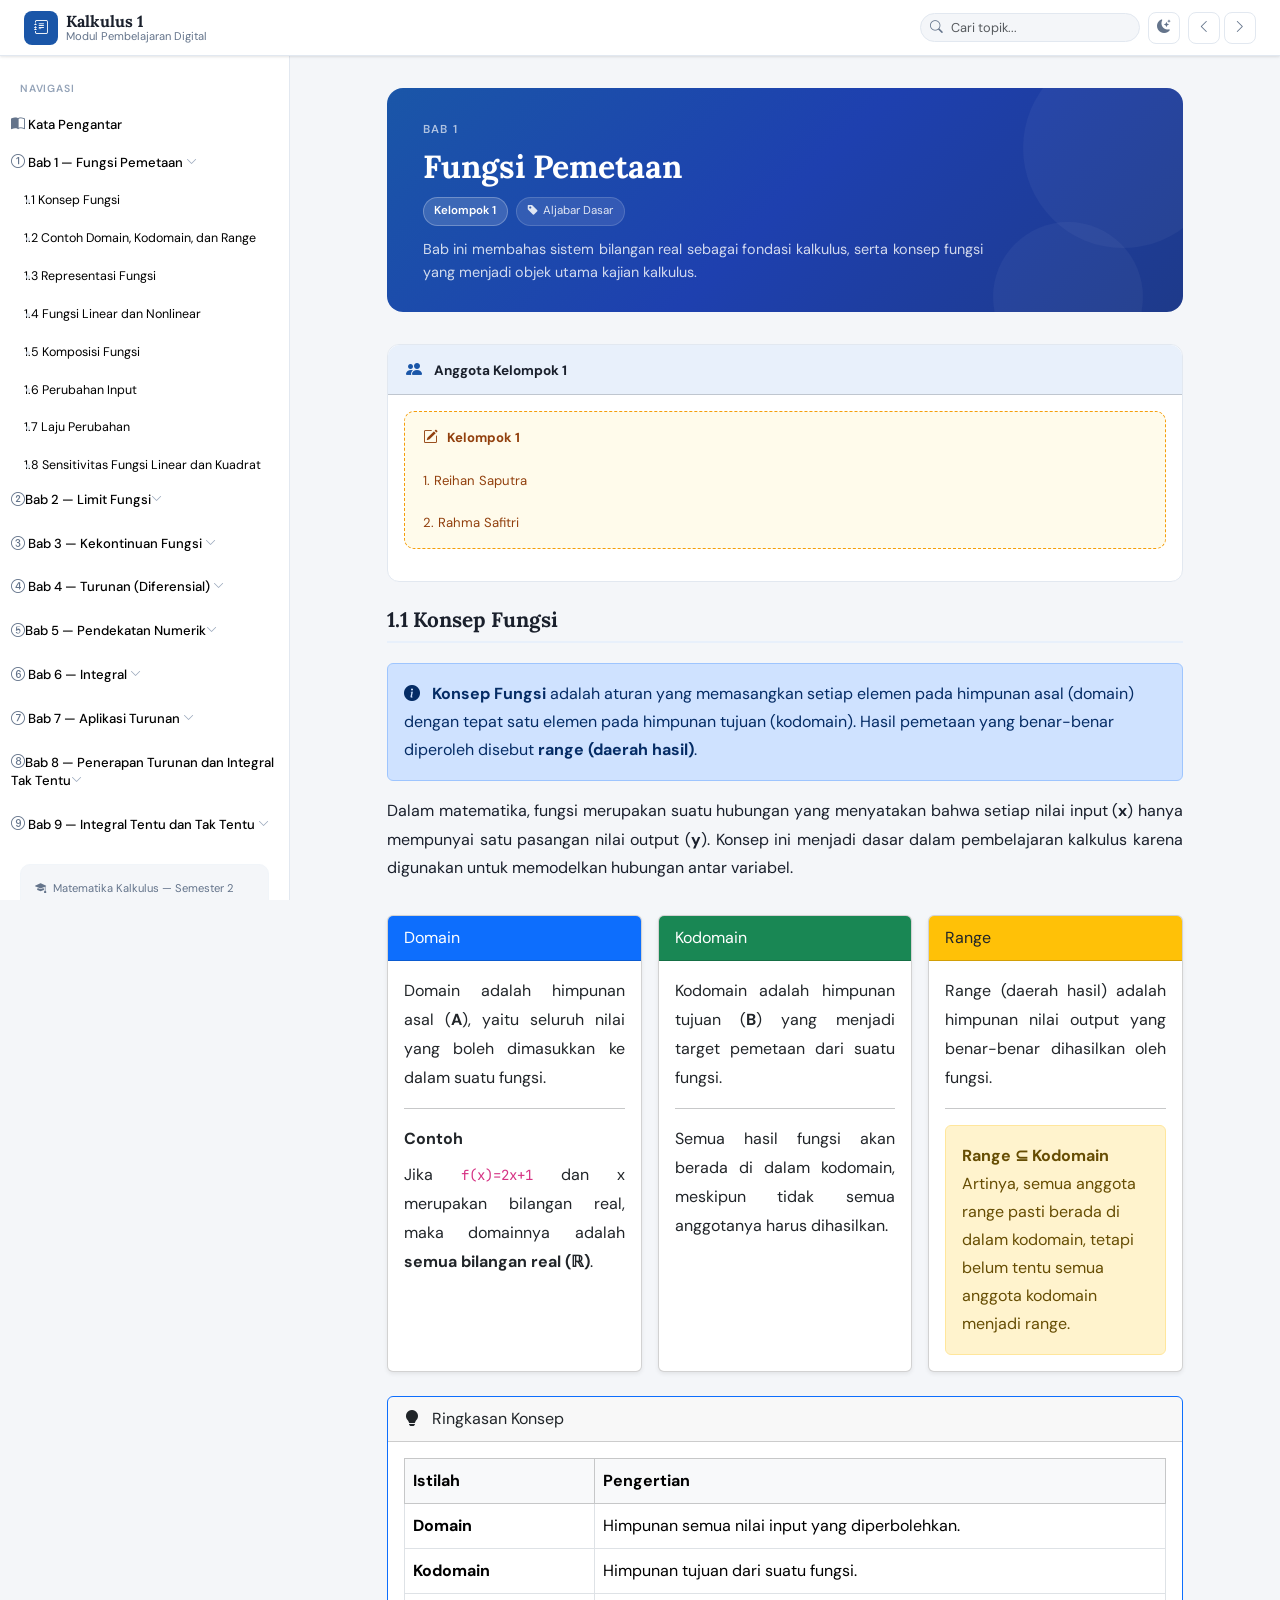
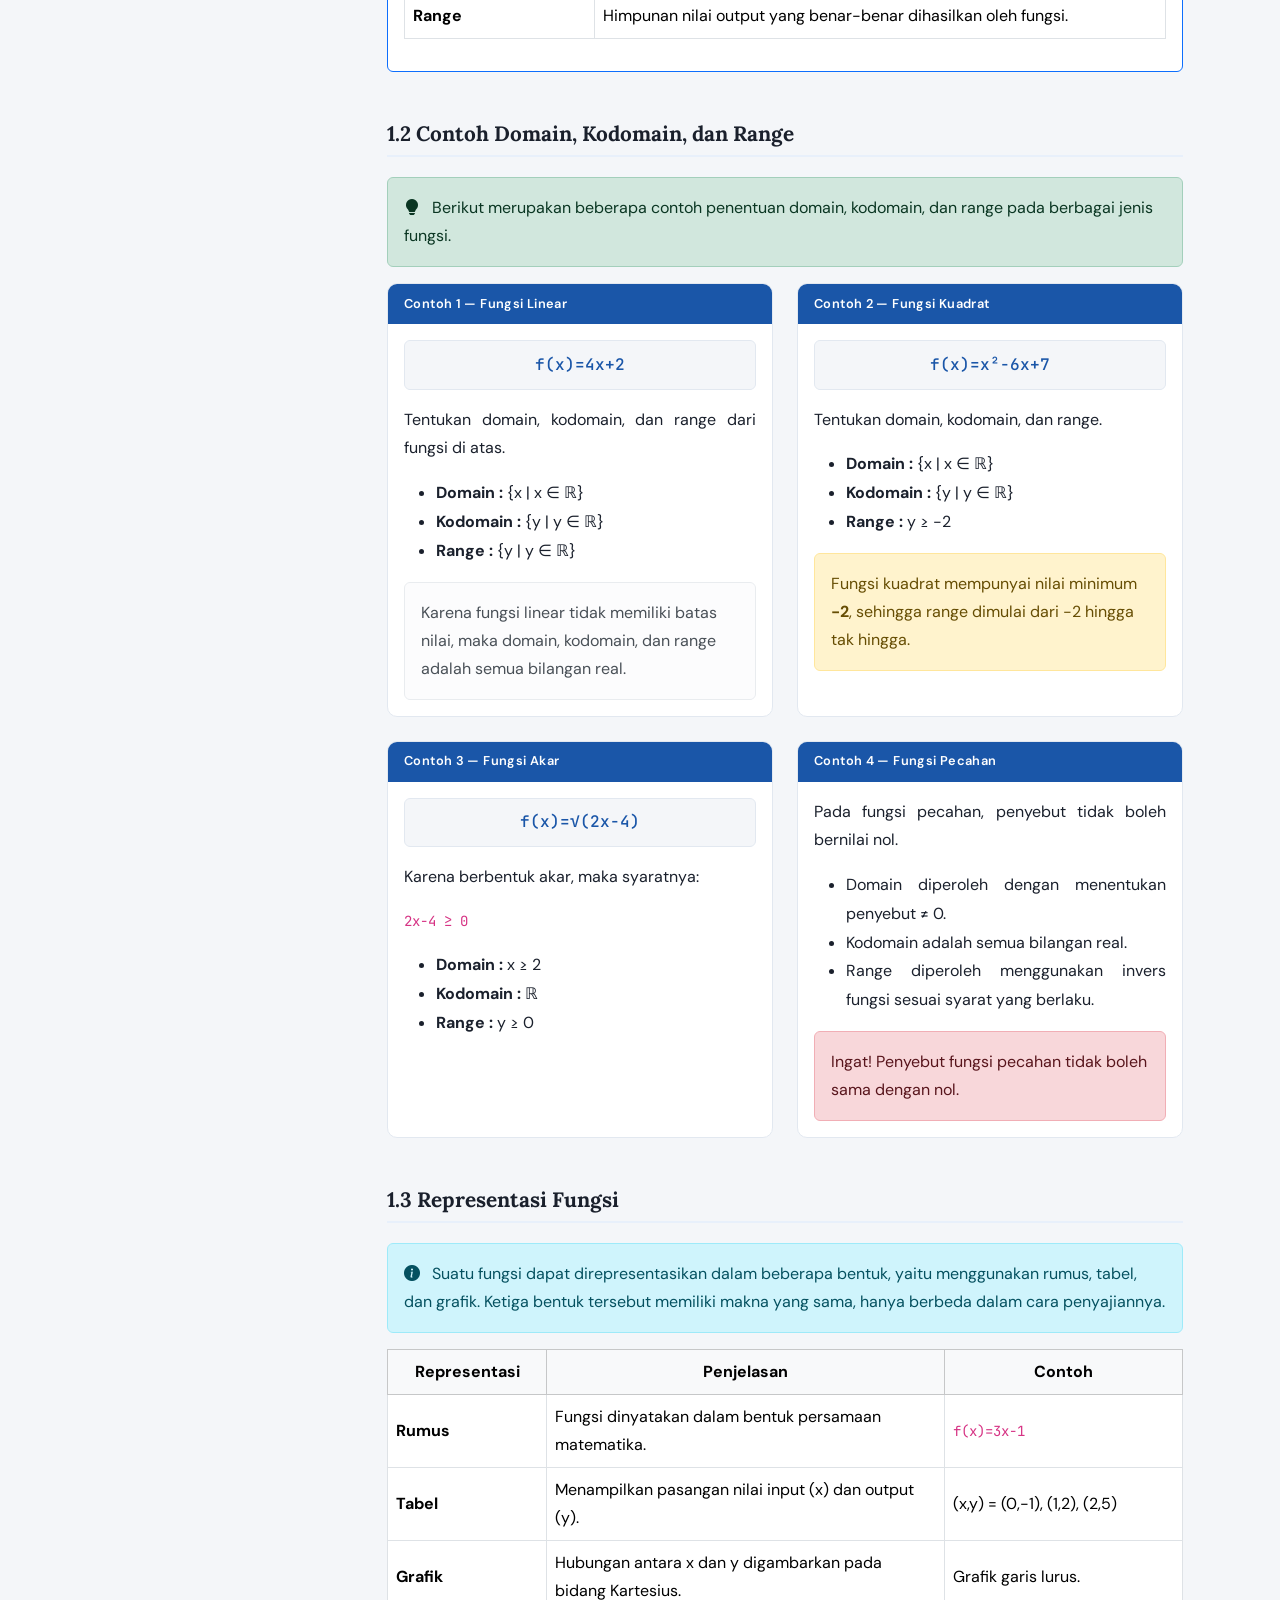
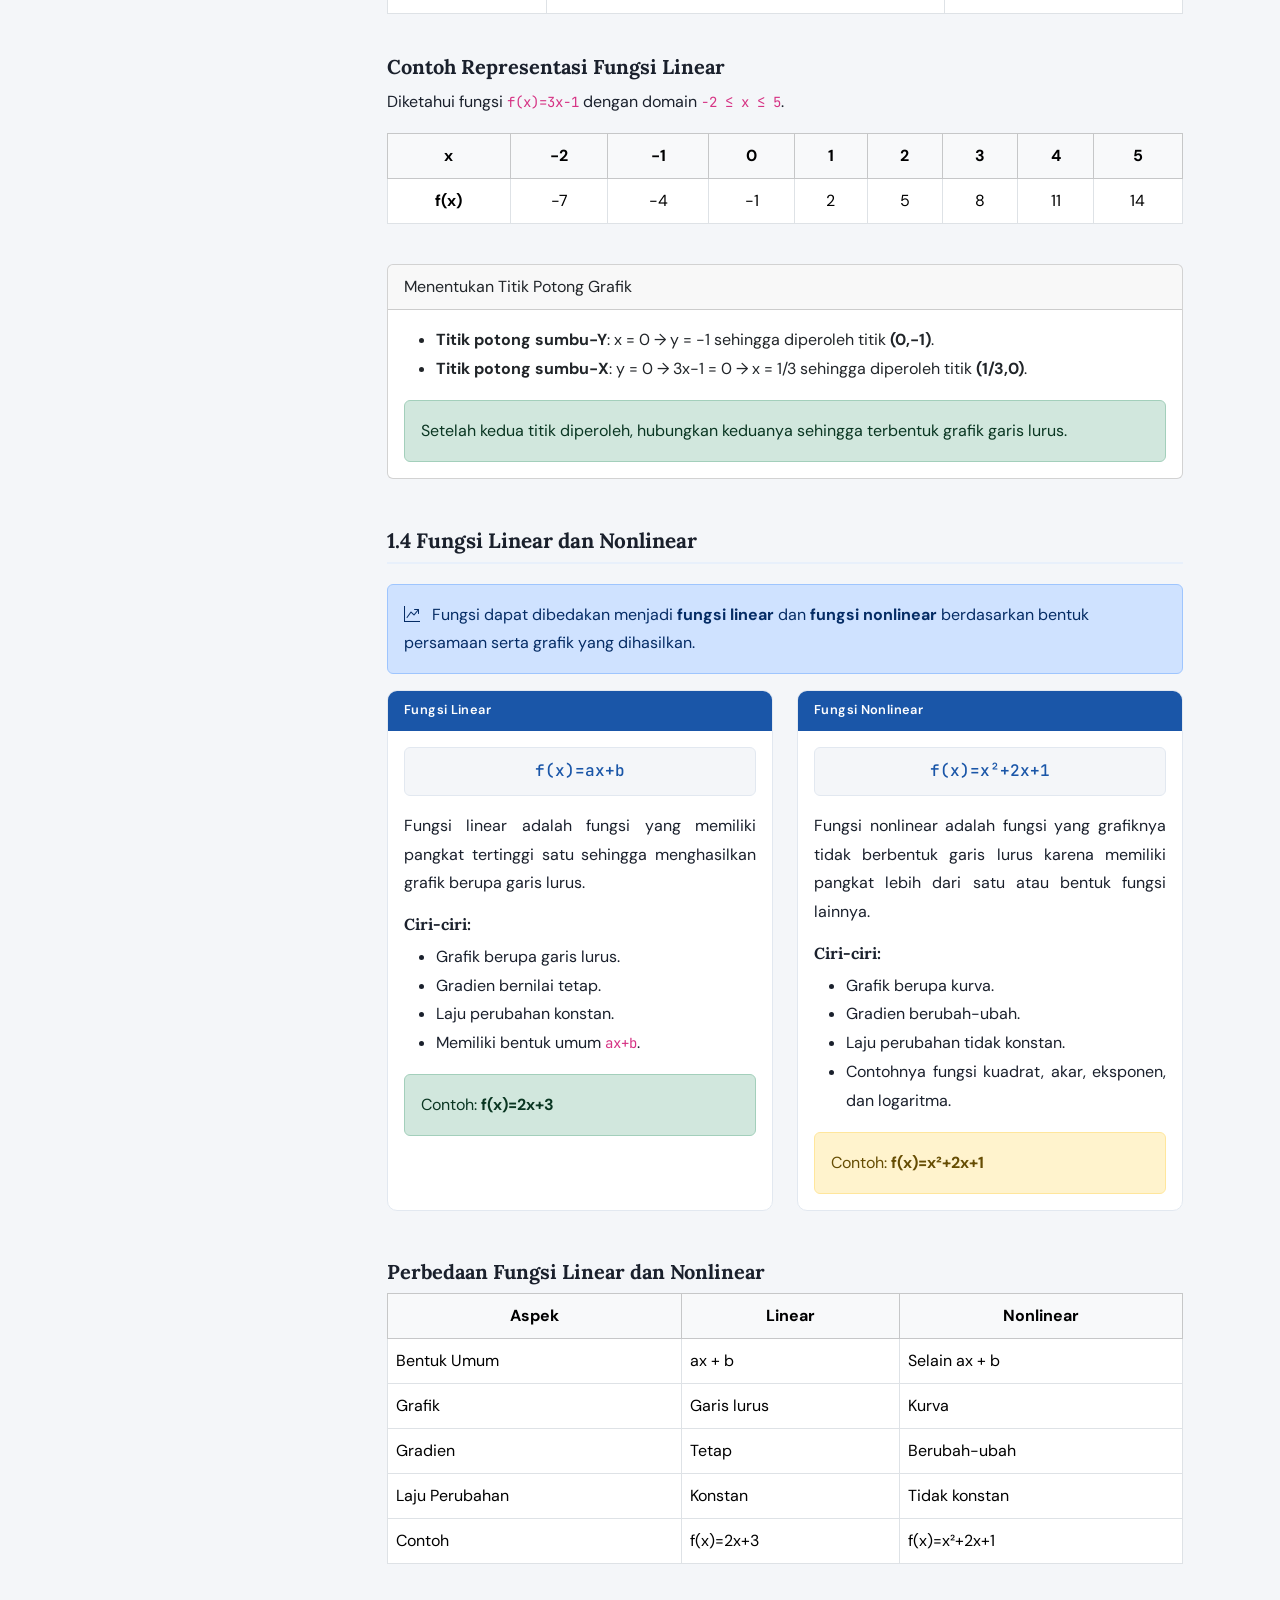
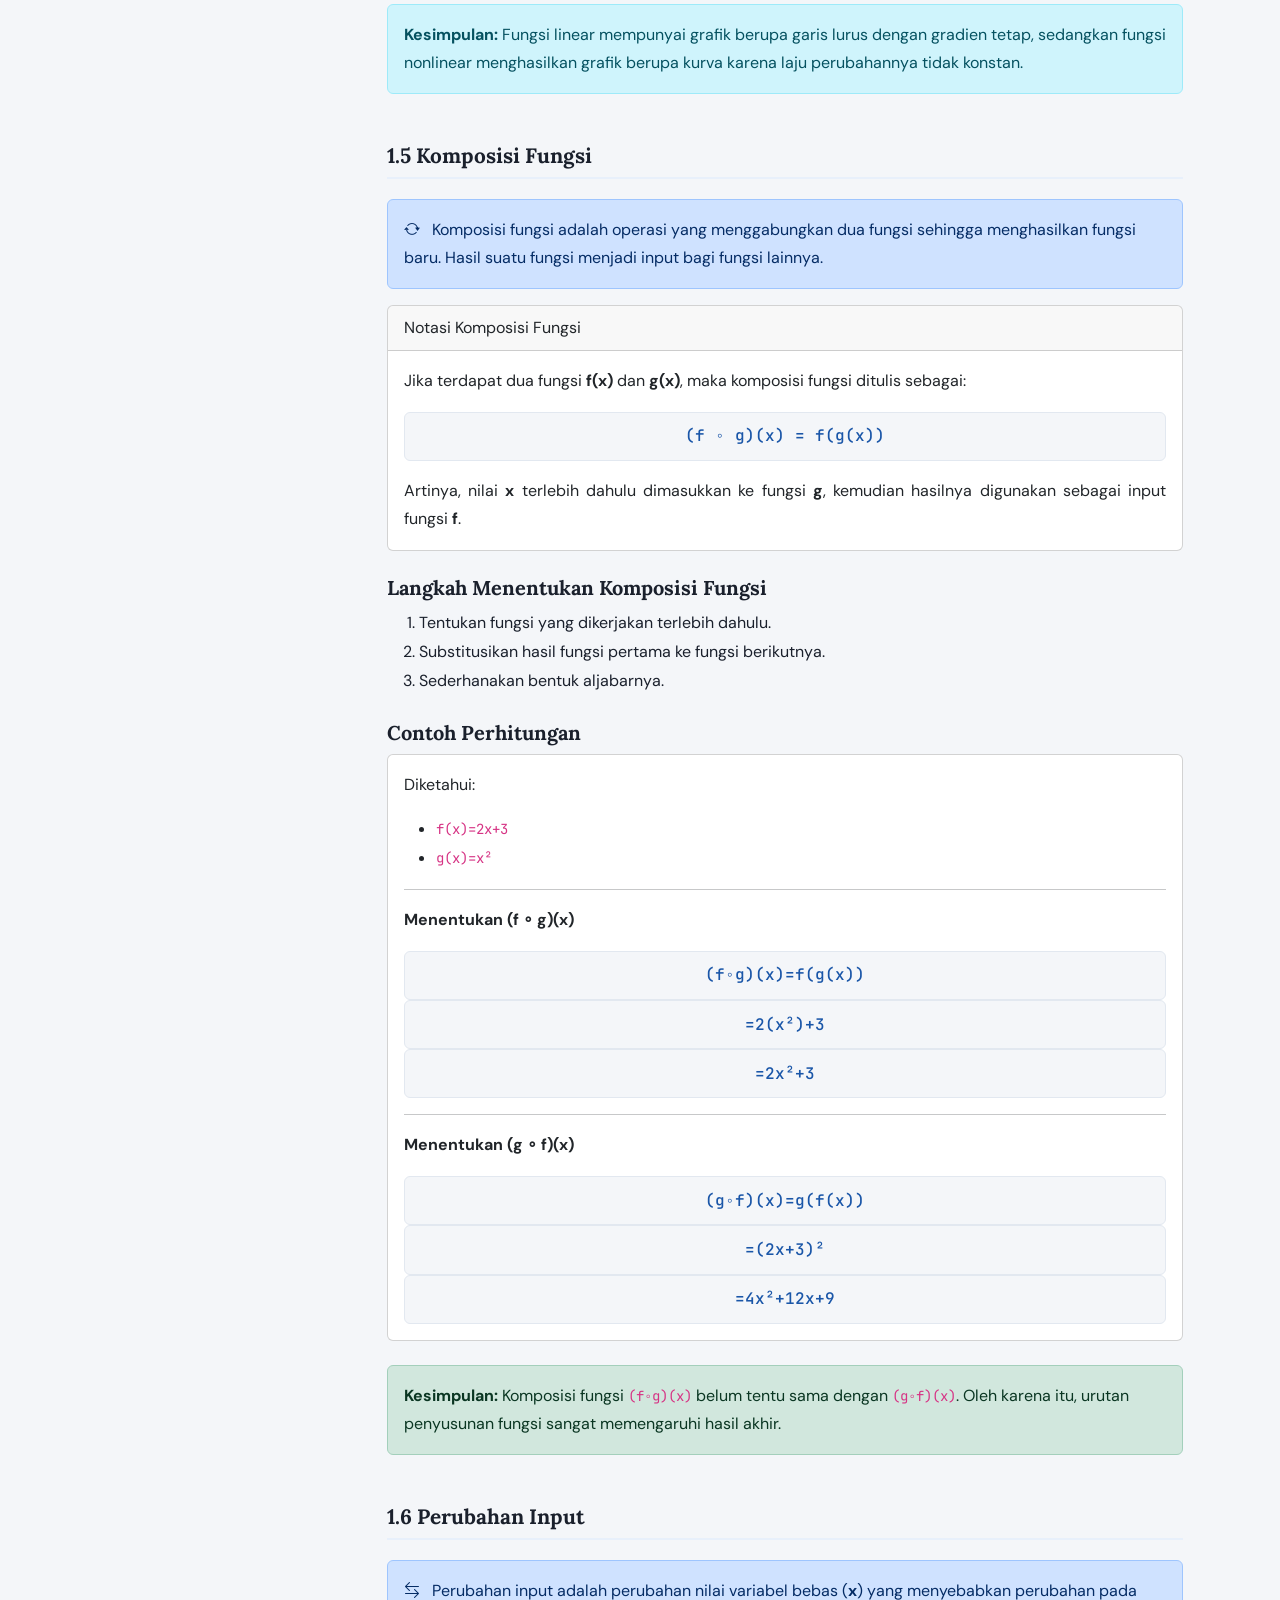
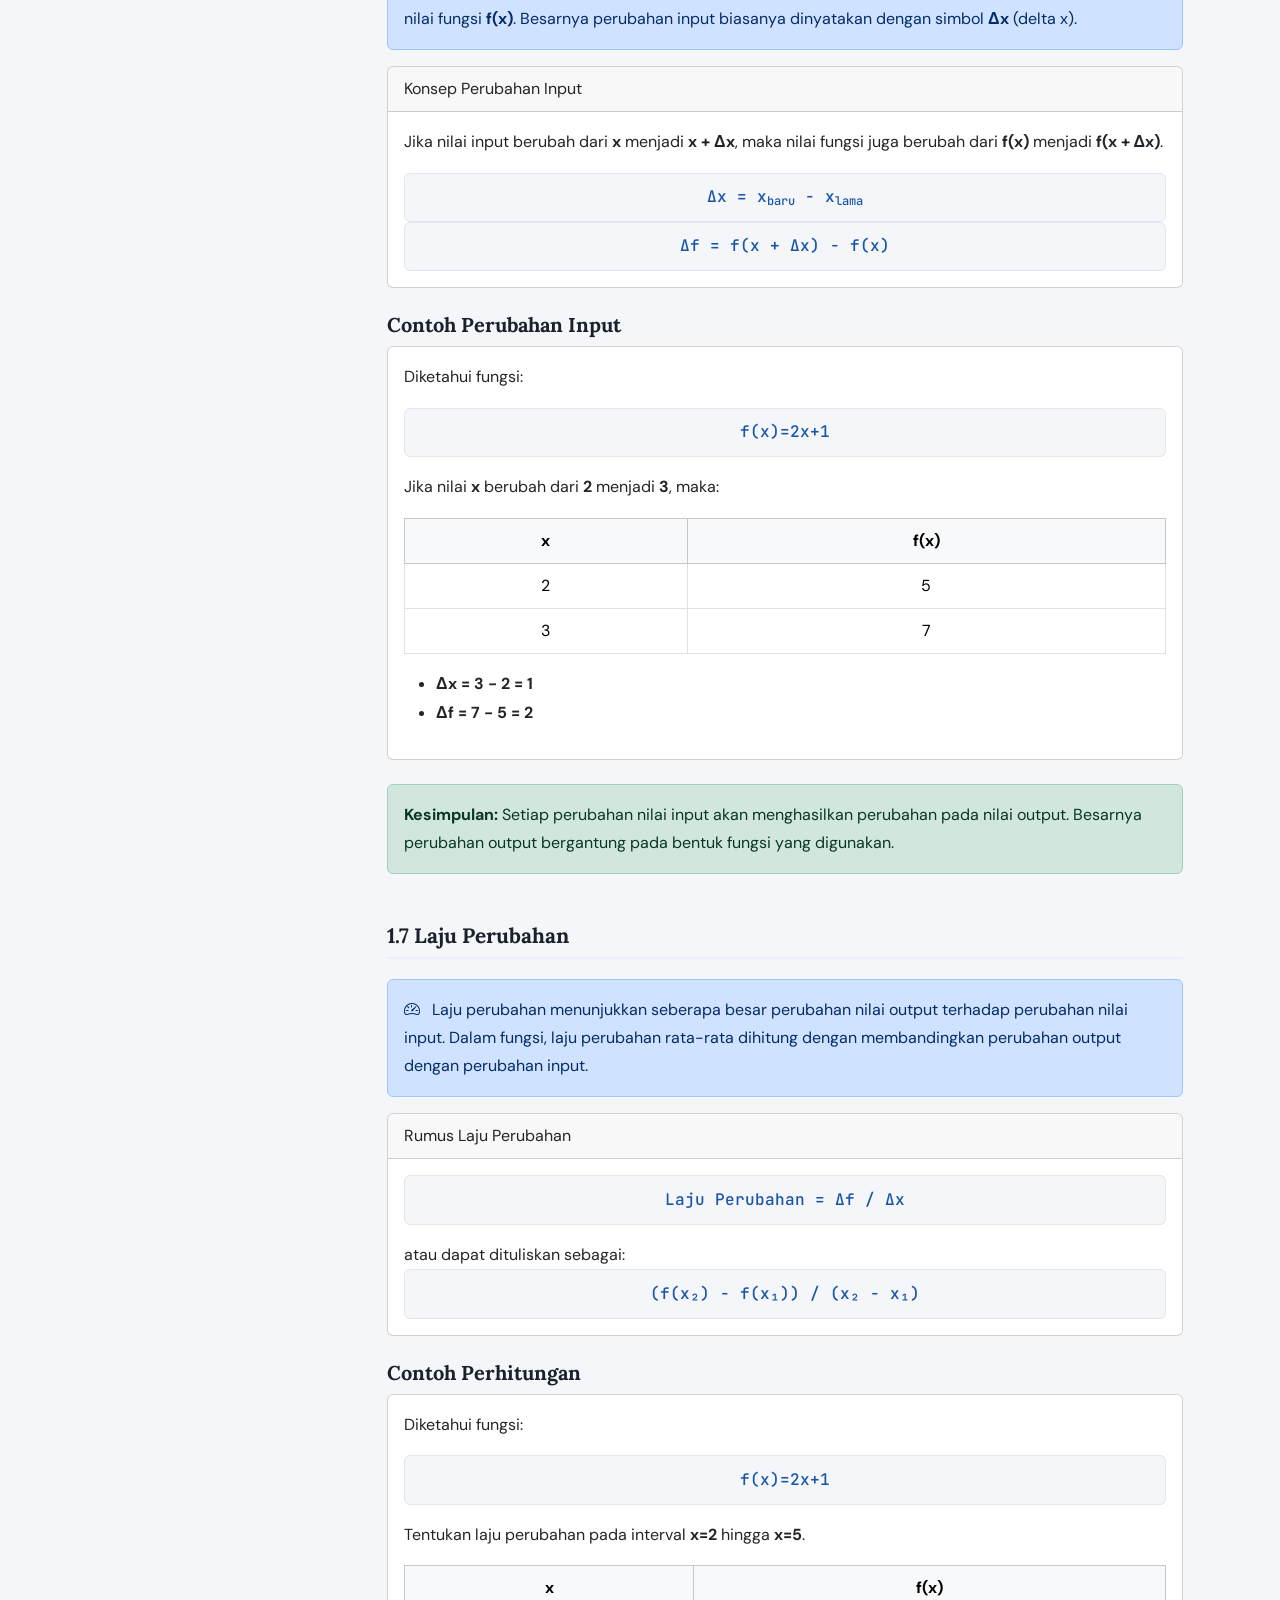
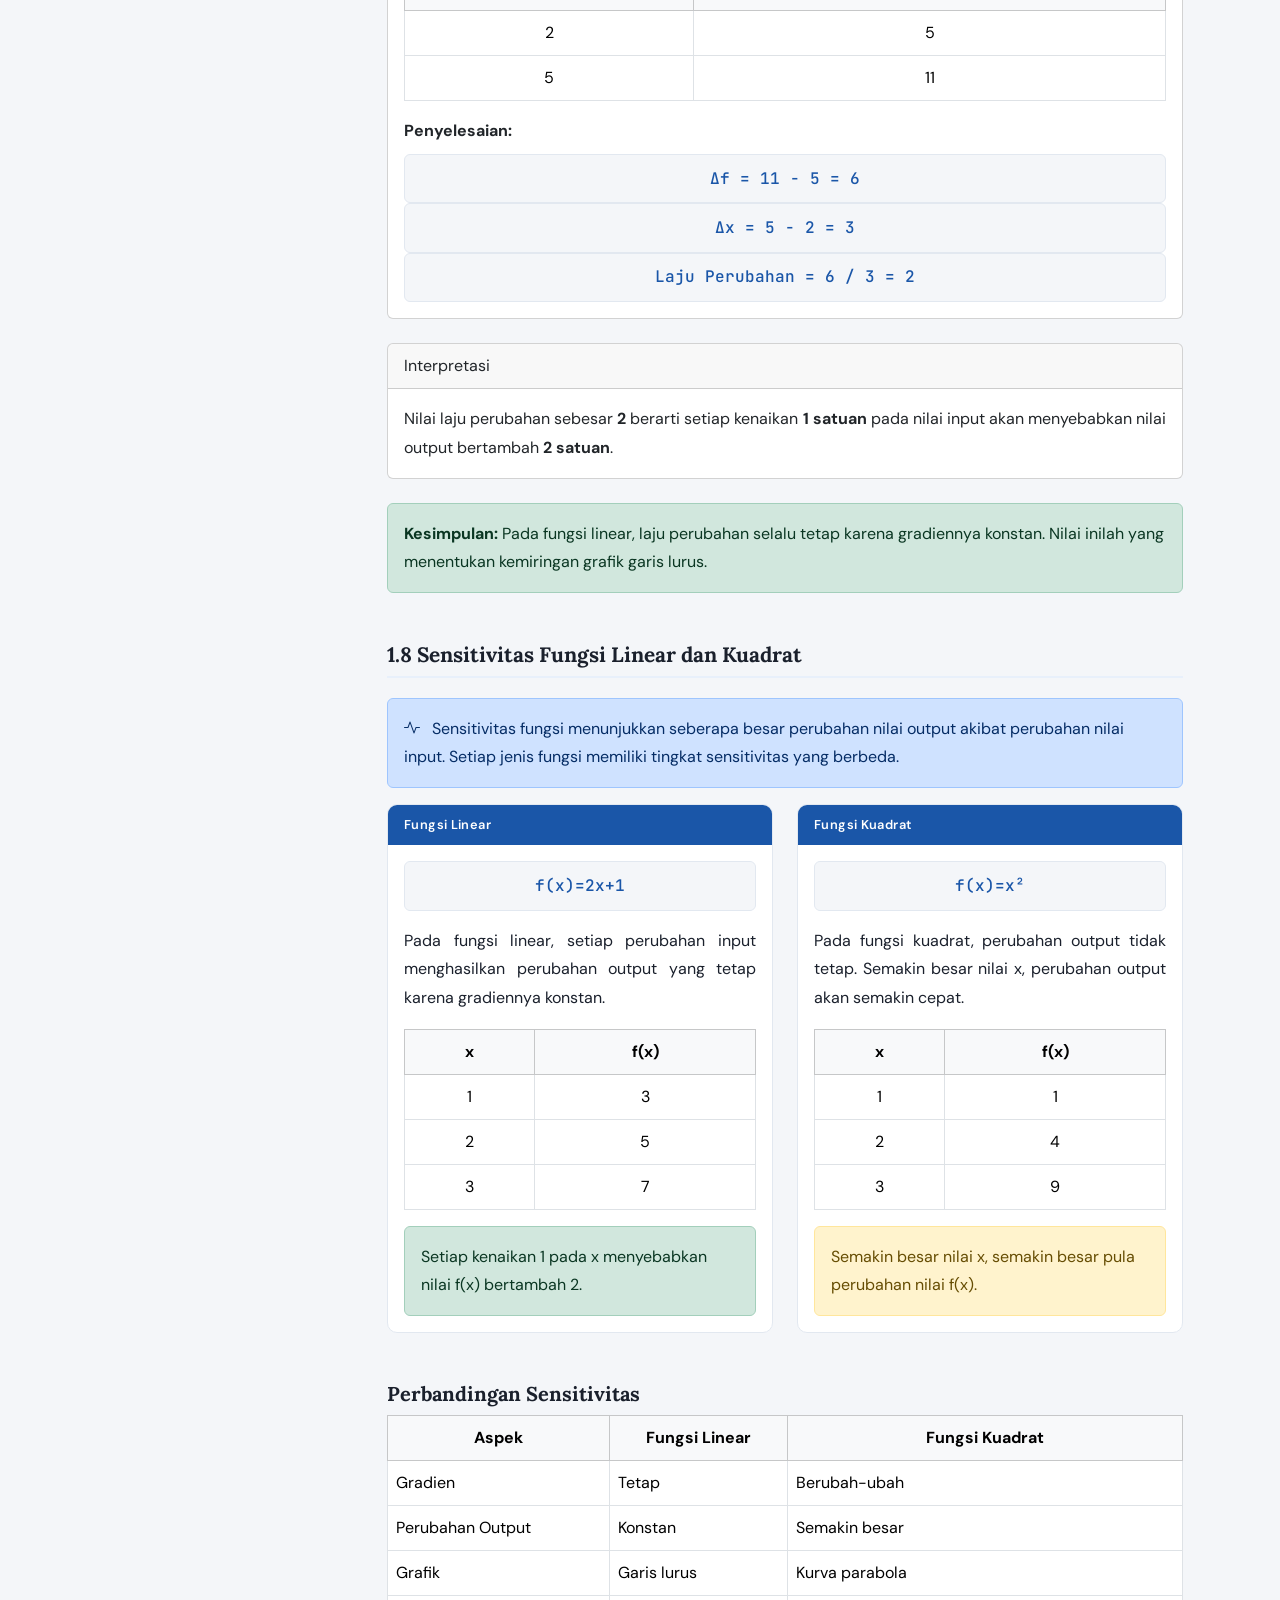
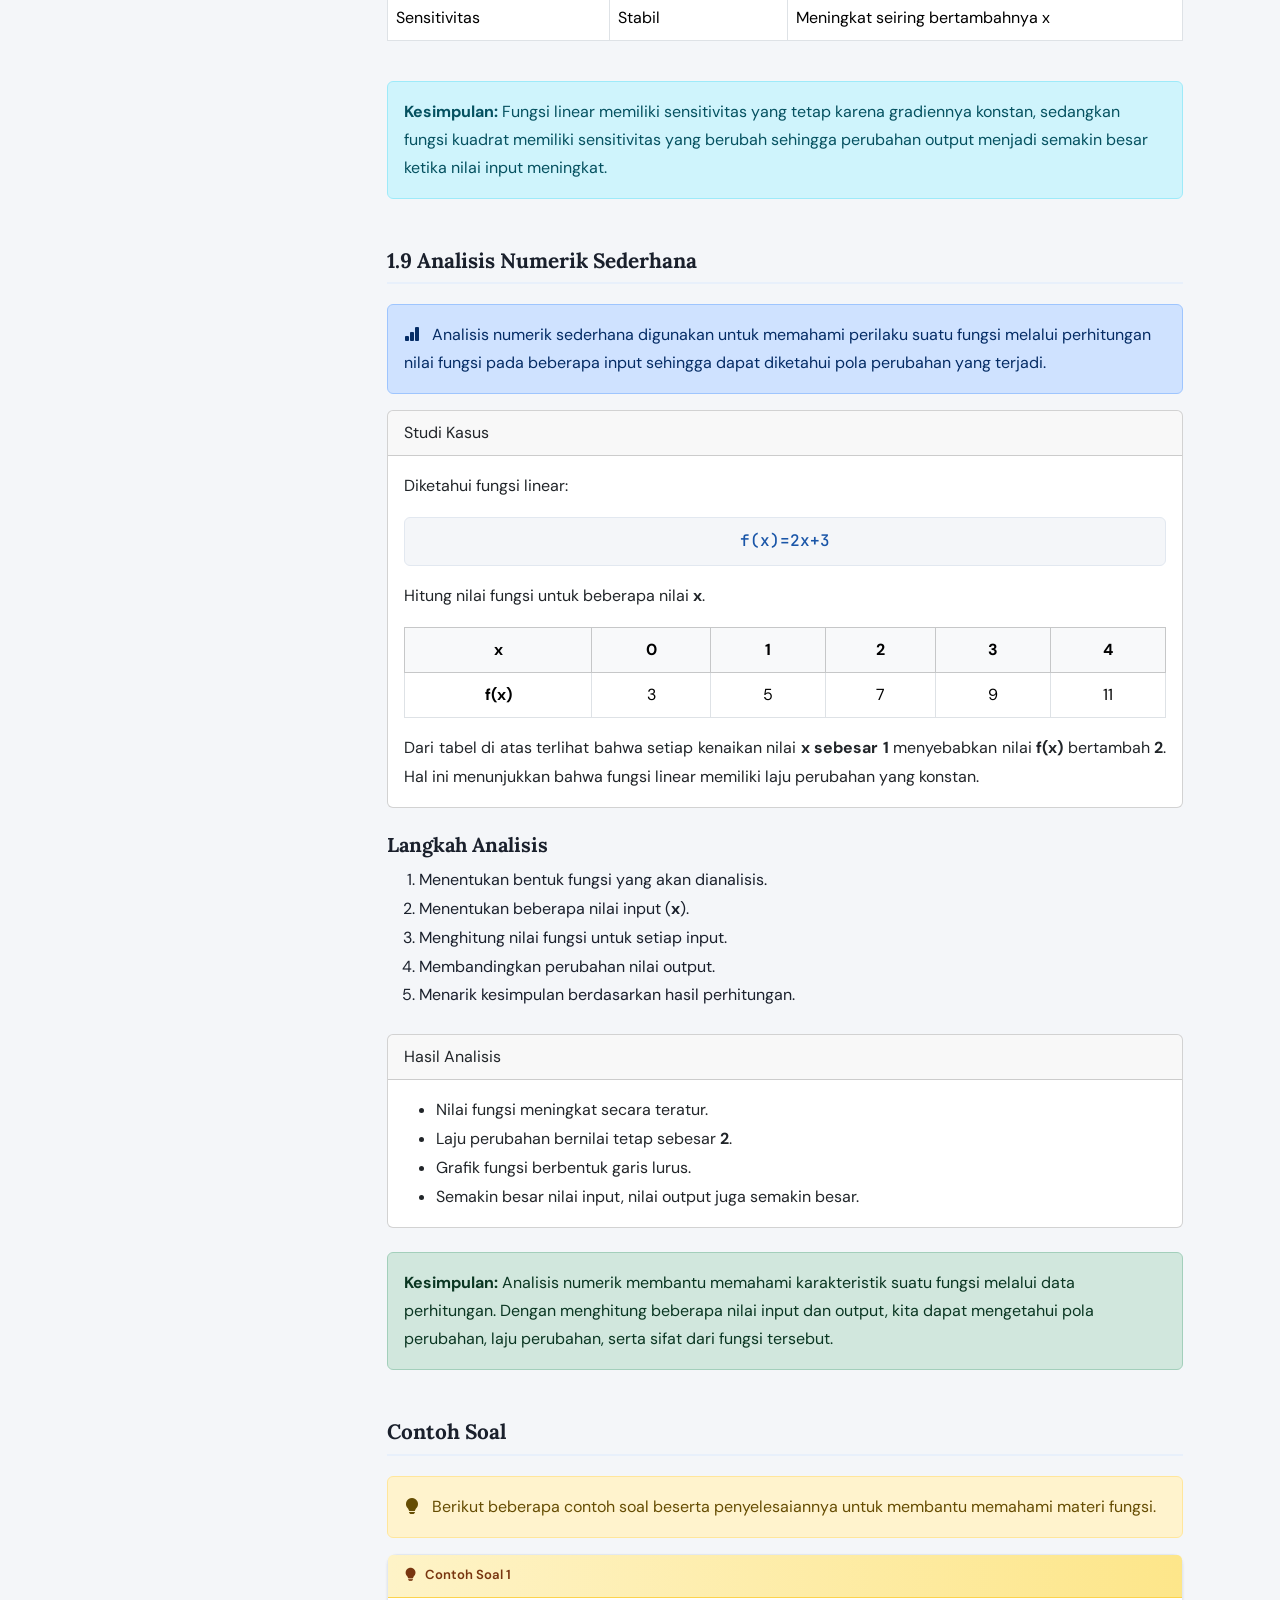
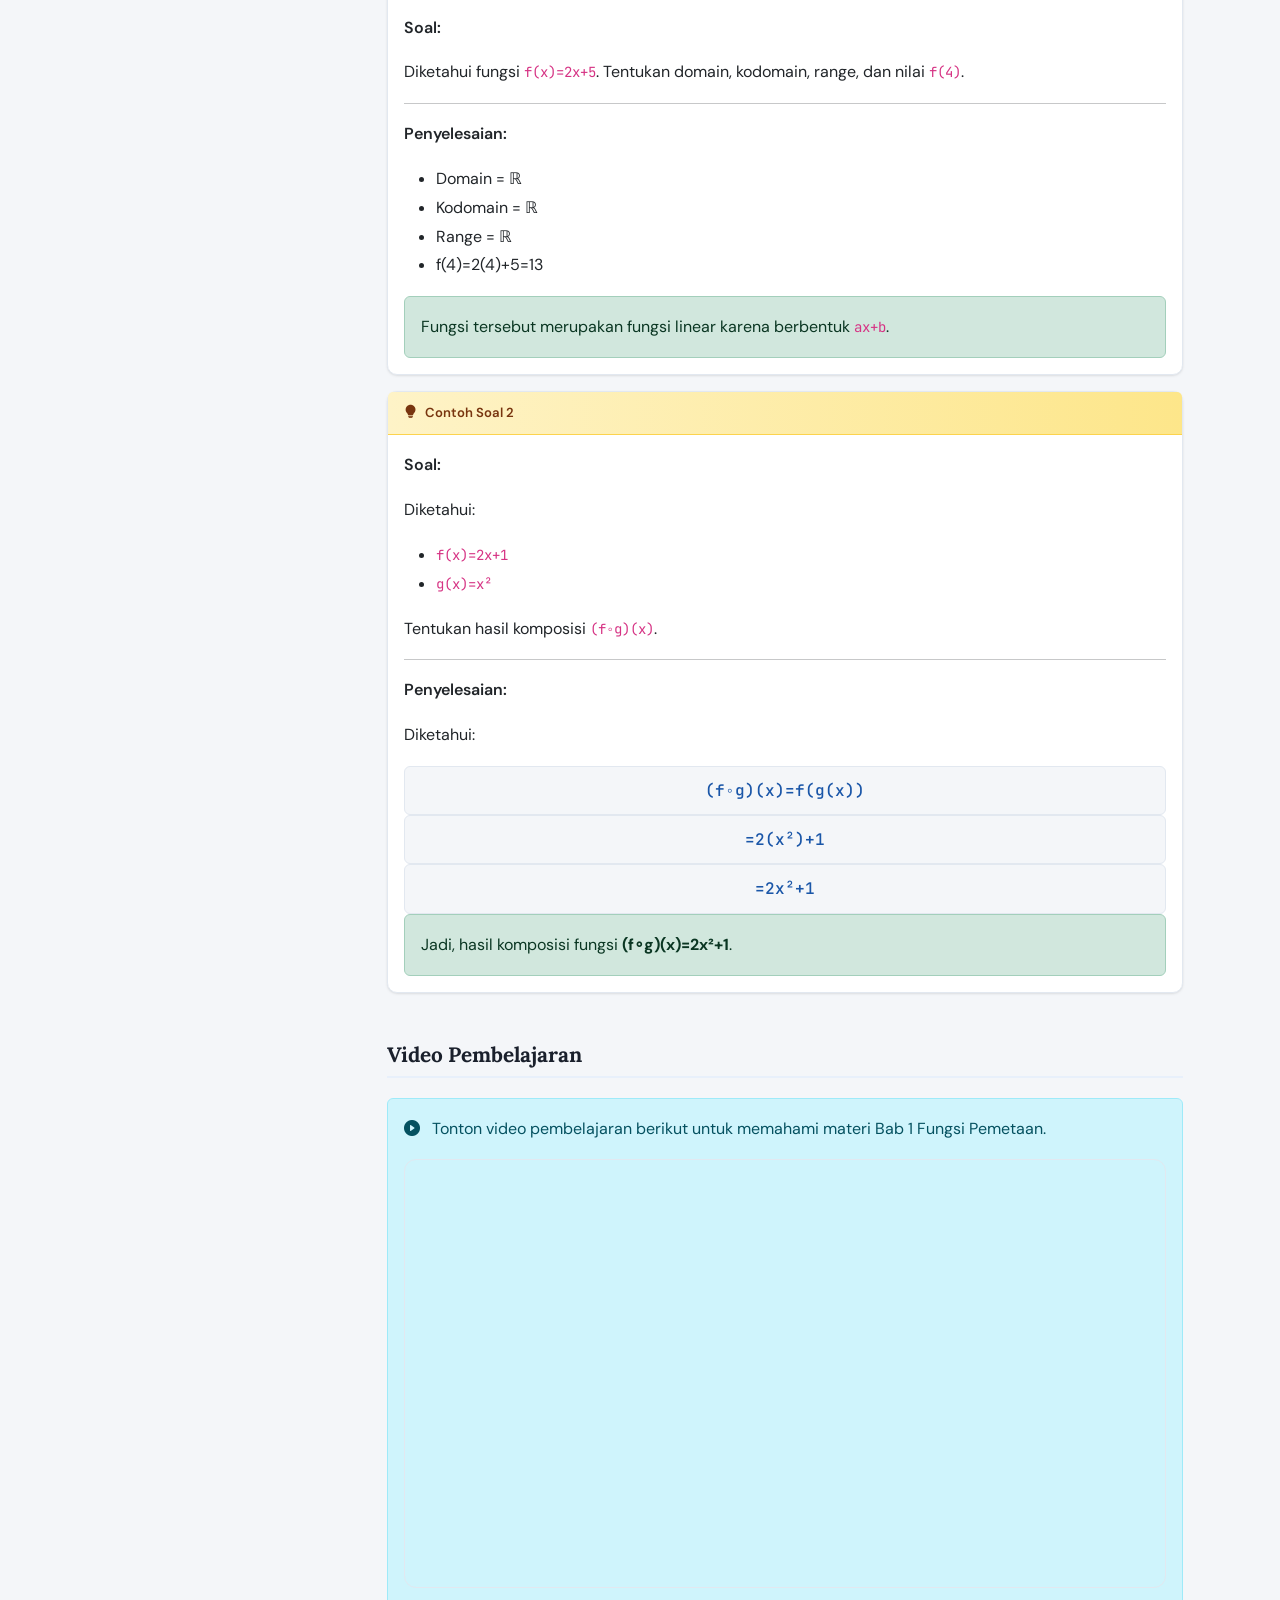
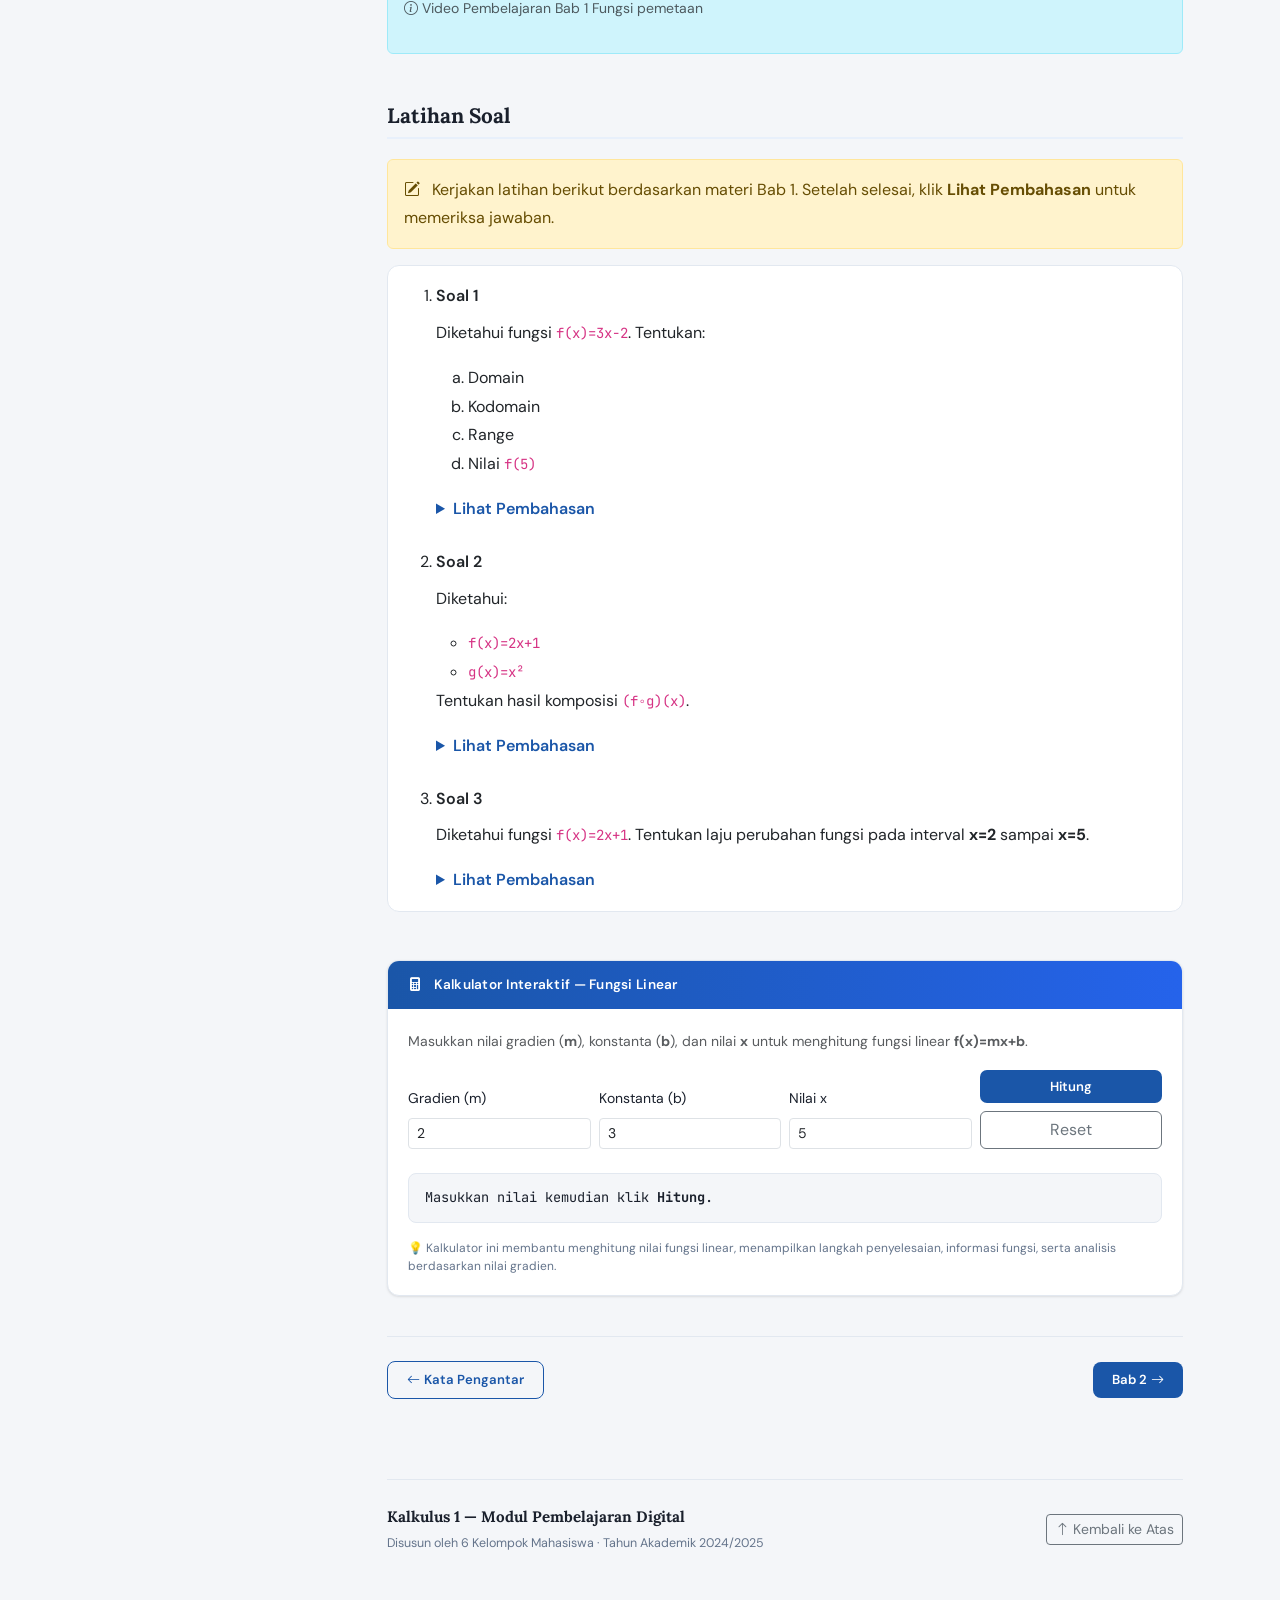
<file: pages/kelompok1.html>
<!DOCTYPE html>
<html lang="id" data-bs-theme="light">

<head>
  <meta charset="UTF-8" />
  <meta name="viewport" content="width=device-width, initial-scale=1.0" />
  <title>Bab 1 — Bilangan Real &amp; Fungsi | Kalkulus 1</title>
  <link href="https://cdn.jsdelivr.net/npm/bootstrap@5.3.3/dist/css/bootstrap.min.css" rel="stylesheet" />
  <link href="https://cdn.jsdelivr.net/npm/bootstrap-icons@1.11.3/font/bootstrap-icons.min.css" rel="stylesheet" />
  <link
    href="https://fonts.googleapis.com/css2?family=Lora:ital,wght@0,400;0,600;0,700;1,400&family=DM+Sans:wght@300;400;500;600&family=JetBrains+Mono:wght@400;500&display=swap"
    rel="stylesheet" />
  <link rel="stylesheet" href="../style.css" />
</head>

<body data-bs-spy="scroll" data-bs-target="#sidebar-nav" data-bs-offset="80">

  <!-- TOP NAVBAR -->
  <nav class="navbar navbar-expand-lg top-navbar sticky-top" id="topNavbar">
    <div class="container-fluid px-3 px-lg-4">
      <button class="btn btn-sm sidebar-toggle me-2 d-lg-none" type="button" data-bs-toggle="offcanvas"
        data-bs-target="#sidebarOffcanvas" aria-label="Buka navigasi">
        <i class="bi bi-list"></i>
      </button>
      <a class="navbar-brand d-flex align-items-center gap-2" href="../index.html">
        <span class="brand-icon"><i class="bi bi-journal-text"></i></span>
        <span class="brand-text">
          <span class="brand-title">Kalkulus 1</span>
          <span class="brand-sub d-none d-md-inline">Modul Pembelajaran Digital</span>
        </span>
      </a>
      <div class="ms-auto d-flex align-items-center gap-2">
        <div class="search-wrap d-none d-md-flex">
          <i class="bi bi-search search-icon"></i>
          <input type="search" id="sidebarSearch" class="form-control form-control-sm search-input"
            placeholder="Cari topik..." />
        </div>
        <button class="btn btn-sm theme-toggle" id="themeToggle" title="Toggle dark mode">
          <i class="bi bi-moon-stars-fill" id="themeIcon"></i>
        </button>
        <div class="d-none d-lg-flex gap-1">
          <button class="btn btn-sm nav-arrow" id="prevChapterBtn" title="Bab sebelumnya">
            <i class="bi bi-chevron-left"></i>
          </button>
          <button class="btn btn-sm nav-arrow" id="nextChapterBtn" title="Bab berikutnya">
            <i class="bi bi-chevron-right"></i>
          </button>
        </div>
      </div>
    </div>
  </nav>

  <!-- OFFCANVAS SIDEBAR (Mobile) -->
  <div class="offcanvas offcanvas-start sidebar-offcanvas" tabindex="-1" id="sidebarOffcanvas">
    <div class="offcanvas-header">
      <h6 class="offcanvas-title"><i class="bi bi-journal-text me-2"></i>Kalkulus 1</h6>
      <button type="button" class="btn-close" data-bs-dismiss="offcanvas"></button>
    </div>
    <div class="offcanvas-body p-0">
      <div class="sidebar-inner" id="sidebarInnerMobile"></div>
    </div>
  </div>

  <!-- MAIN WRAPPER -->
  <div class="main-wrapper">

    <!-- SIDEBAR (Desktop) -->
    <aside class="sidebar d-none d-lg-flex flex-column" id="mainSidebar">
      <div class="sidebar-inner" id="sidebarInnerDesktop">
        <div class="sidebar-section-label">Navigasi</div>
        <nav id="sidebar-nav">
          <ul class="sidebar-menu list-unstyled mb-0" id="sidebarMenuDesktop">
            <li class="sidebar-item">
              <a href="../index.html#pengantar" class="sidebar-link">
                <i class="bi bi-book-half sidebar-link-icon"></i>
                Kata Pengantar
              </a>
            </li>
            <li class="sidebar-item has-submenu open">
              <a href="kelompok1.html" class="sidebar-link active">
                <i class="bi bi-1-circle sidebar-link-icon"></i>
                Bab 1 — Fungsi Pemetaan
              </a>
              <ul class="submenu list-unstyled">
                <li><a href="#ch1-bilangan" class="submenu-link">1.1 Konsep Fungsi</a></li>
                <li><a href="#ch1-fungsi" class="submenu-link">1.2 Contoh Domain, Kodomain, dan Range</a></li>
                <li><a href="#ch1-representasi" class="submenu-link">1.3 Representasi Fungsi</a></li>
                <li><a href="#ch1-linear" class="submenu-link">1.4 Fungsi Linear dan Nonlinear</a></li>
                <li><a href="#ch1-komposisi" class="submenu-link">1.5 Komposisi Fungsi</a></li>
                <li><a href="#ch1-perubahan-input" class="submenu-link">1.6 Perubahan Input</a></li>
                <li><a href="#ch1-laju-perubahan" class="submenu-link">1.7 Laju Perubahan</a></li>
                <li><a href="#ch1-sensitivitas" class="submenu-link">1.8 Sensitivitas Fungsi Linear dan Kuadrat</a></li>
                <li><a href="#ch1-analisis" class="submenu-link">1.9 Analisis Numerik Sederhana</a></li>
                <li><a href="#ch1-contoh" class="submenu-link">💡 Contoh Soal</a></li>
                <li><a href="#ch1-video" class="submenu-link">🎬 Video Pembelajaran</a></li>
                <li><a href="#ch1-latihan" class="submenu-link">📝 Latihan Soal</a></li>
                <li><a href="#ch1-kalkulator" class="submenu-link">🧮 Kalkulator</a></li>
              </ul>
            </li>
            <li class="sidebar-item has-submenu">
              <a href="kelompok2.html" class="sidebar-link"><i class="bi bi-2-circle sidebar-link-icon"></i>Bab 2 — Limit Fungsi</a>
            <ul class="submenu list-unstyled overflow-auto pe-2 ">
              <li><a href="#ch2-Fungsi1" class="submenu-link">2.1 Fungsi Linear</a></li>
          
              <li><a href="#ch2-Fungsi2" class="submenu-link">2.2 Fungsi Kuadrat</a></li>
             
              <li><a href="#ch2-Fungsi3" class="submenu-link">2.3 Fungsi Eksponensial</a></li>

              <li><a href="#ch2-Pertumbuhan" class="submenu-link">2.4 Pertumbuhan Fungsi</a></li>
            
              <li><a href="#ch2-Meningkat" class="submenu-link">2.5 Fungsi Meningkat</a></li>

              <li><a href="#ch2-Menurun" class="submenu-link">2.6 Fungsi Menurun</a></li>

              <li><a href="#ch2-Stabilitas" class="submenu-link">2.7 Stabilitas Fungsi</a></li>

              <li><a href="#ch2-Stabil" class="submenu-link">2.8 Perubahan Stabil</a></li>
              
              <li><a href="#ch2-Tidak-stabil" class="submenu-link">2.9 Perubahan Tidak Stabil</a></li>

              <li><a href="#ch2-Kecil" class="submenu-link">2.10 Interpretasi Input Kecil</a></li>
              
              <li><a href="#ch2-Besar" class="submenu-link">2.11 Interprestasi lnput Besar</a></li>
              
              <li><a href="#ch2-Maksimum" class="submenu-link">2.12 Titik Kritis Maksimum</a></li>

              <li><a href="#ch2-Minimum" class="submenu-link">2.13 Titik Kritis Minimum</a></li>

              <li><a href="#ch2-Belok" class="submenu-link">2.14 Titik Belok</a></li>

              <li><a href="#ch2-Definisi" class="submenu-link">2.15 Definisi Limit</a></li>

              <li><a href="#ch2-Kiri" class="submenu-link">2.16 Limit Kiri dan Limit Kanan</a></li>

              <li><a href="#ch2-Sifat" class="submenu-link">2.17 Sifat-Sifat Limit</a></li>

              <li><a href="#ch2-Hingga" class="submenu-link">2.18 Limit Hingga dan Limit Tak HIngga</a></li>

              <li><a href="#ch2-Titik" class="submenu-link">2.19 Titik Kritis Fungsi dan Karakteristik Drafik</a></li>

              <li><a href="#ch2-Representasi" class="submenu-link">2.20 Representasi dan Metodologi Penentuan Limit</a></li>

              <li><a href="#ch2-interpretasi-perilaku" class="submenu-link">2.21 Interpretasi Perilaku Fungsi di Sekitar Titik Kritis</a></li>
              
              <li><a href="#ch2-video" class="submenu-link">🎬 Video Pembelajaran</a></li>
              <li><a href="#ch2-latihan" class="submenu-link">📝 Latihan Soal</a></li>
              <li><a href="#ch2-kalkulator" class="submenu-link">🧮 Kalkulator</a></li>
            </ul>
            </li>
            <li class="sidebar-item has-submenu">
              <a href="kelompok3.html" class="sidebar-link">
                <i class="bi bi-3-circle sidebar-link-icon"></i>
                Bab 3 — Kekontinuan Fungsi
              </a>
              <ul class="submenu list-unstyled">
                <li><a href="kelompok3.html#ch3-definisi" class="submenu-link">3.1 Fungsi Kontinu</a></li>
                <li><a href="kelompok3.html#ch3-teorema" class="submenu-link">3.2 Teorema Nilai Antara</a></li>
                <li><a href="kelompok3.html#ch3-video" class="submenu-link">🎬 Video Pembelajaran</a></li>
                <li><a href="kelompok3.html#ch3-latihan" class="submenu-link">📝 Latihan Soal</a></li>
                <li><a href="kelompok3.html#ch3-kalkulator" class="submenu-link">🧮 Kalkulator</a></li>
              </ul>
            </li>
            <li class="sidebar-item has-submenu">
              <a href="kelompok4.html" class="sidebar-link">
                <i class="bi bi-4-circle sidebar-link-icon"></i>
                Bab 4 — Turunan (Diferensial)
              </a>
              <ul class="submenu list-unstyled">
                <li><a href="kelompok4.html#ch4-definisi" class="submenu-link">4.1 Definisi Turunan</a></li>
                <li><a href="kelompok4.html#ch4-aturan" class="submenu-link">4.2 Aturan Diferensiasi</a></li>
                <li><a href="kelompok4.html#ch4-video" class="submenu-link">🎬 Video Pembelajaran</a></li>
                <li><a href="kelompok4.html#ch4-latihan" class="submenu-link">📝 Latihan Soal</a></li>
                <li><a href="kelompok4.html#ch4-kalkulator" class="submenu-link">🧮 Kalkulator</a></li>
              </ul>
            </li>
             <li class="sidebar-item has-submenu"><a href="kelompok5.html" class="sidebar-link"><i
                  class="bi bi-5-circle sidebar-link-icon"></i>Bab 5 — Pendekatan Numerik</a>
              <ul class="submenu list-unstyled">
                <li><a href="#ch5-max-min" class="submenu-link">5.1 Nilai Maksimum &amp; Minimum</a></li>
                <li><a href="#ch5-v2" class="submenu-link">5.2 Pendekatan Numerik Nilai True &amp; Galat (Error)</a></li>
                <li><a href="#ch5-v3" class="submenu-link">5.3 Kriteria Metode Numerik Yang Baik</a></li>
                <li><a href="#ch5-v4" class="submenu-link">5.4 Interpretasi Hasil Turunan Sebagai Laju Perubahan</a></li>
                <li><a href="#ch5-v5" class="submenu-link">5.5 Penerapan Turunan Numerik Dalam Bidang IT</a></li>
                <li><a href="#ch5-video" class="submenu-link">🎬 Video Pembelajaran</a></li>
                <li><a href="#ch5-contoh" class="submenu-link">📝 Latihan Soal</a></li>
                <li><a href="#ch5-kalkulator" class="submenu-link">🧮 Kalkulator</a></li>
              </ul>
            </li>
            </li>
            <li class="sidebar-item has-submenu">
              <a href="kelompok6.html" class="sidebar-link">
                <i class="bi bi-6-circle sidebar-link-icon"></i>
                Bab 6 — Integral
              </a>
              <ul class="submenu list-unstyled">
                <li><a href="kelompok6.html#ch6-antiturunan" class="submenu-link">6.1 Antiturunan</a></li>
                <li><a href="kelompok6.html#ch6-integral-tentu" class="submenu-link">6.2 Integral Tentu</a></li>
                <li><a href="kelompok6.html#ch6-video" class="submenu-link">🎬 Video Pembelajaran</a></li>
                <li><a href="kelompok6.html#ch6-latihan" class="submenu-link">📝 Latihan Soal</a></li>
                <li><a href="kelompok6.html#ch6-kalkulator" class="submenu-link">🧮 Kalkulator</a></li>
              </ul>
            </li>
            <!-- chapter 7 -->
            <li class="sidebar-item has-submenu">
              <a href="kelompok7.html" class="sidebar-link">
                <i class="bi bi-7-circle sidebar-link-icon"></i>
                Bab 7 — Aplikasi Turunan
              </a>
               <ul class="submenu list-unstyled">
                <li><a href="kelompok7.html#ch7-max-min" class="submenu-link">7.1 Menentukan titik maksimum dan minimum</a></li>
                <li><a href="kelompok7.html#ch7-optimasi" class="submenu-link">7.2 Menentukan titik stasioner</a></li>
                <li><a href="kelompok7.html#ch7-optimasi2" class="submenu-link">7.3 Penerapan Optimasi</a></li>
                <li><a href="kelompok7.html#ch7-video" class="submenu-link">🎬 Video Pembelajaran</a></li>
                <li><a href="kelompok7.html#ch7-latihan" class="submenu-link">📝 Latihan Soal</a></li>
                <li><a href="kelompok7.html#ch7-kalkulator" class="submenu-link">🧮 Kalkulator</a></li>
              </ul>
            </li>

            <!-- chapter 8 -->
            <li class="sidebar-item has-submenu">
              <a href="kelompok8.html" class="sidebar-link"><i class="bi bi-8-circle sidebar-link-icon"></i>Bab 8 — Penerapan Turunan dan Integral Tak Tentu</a>
              <ul class="submenu list-unstyled overflow-auto pe-2 ">
                <li><a href="#ch8-penerapan_turunan" class="submenu-link">8.1 Penerapan Turunan</a></li>
                <li><a href="#ch8-evaluasi_dengan_metode_berbeda" class="submenu-link">8.2 Evaluasi Dengan Metode Berbeda</a></li>
                <li><a href="#ch8-pengambilan_keputusan" class="submenu-link">8.3 Pengambilan Keputusan Matematis</a></li>
                <li><a href="#ch8-integral_tak_tentu" class="submenu-link">8.4 Integral Tak Tentu</a></li>
                <li><a href="#ch8-hubungan_integral_dan_turunan" class="submenu-link">8.5 Hubungan Integral dan Turunan</a></li>
                <li><a href="#ch8-interpretasi_konstanta_integrasi" class="submenu-link">8.6 Interpretasi Konstanta Integrasi</a></li>
                <li><a href="#ch8-integral_tak_tentu_Konsep_akumulasi_perubahan" class="submenu-link">8.7 Integral Tak Tentu Dalam Konsep Akumulasi Perubahan</a></li>
                <li><a href="#ch8-videoPenerapanTurunan" class="submenu-link">🎬 Video Materi Penerapan Turunan</a></li>
                <li><a href="#ch8-videoIntegralTakTentu" class="submenu-link">🎬 Video Materi Integral Tak Tentu</a></li>
                <li><a href="#ch8-latihan" class="submenu-link">📝 Latihan Soal</a></li>
                <li><a href="#ch8-kalkulatorPenerapanTurunan" class="submenu-link">🧮 Kalkulator Penerapan Turunan</a></li>
                <li><a href="#ch8-kalkulatorIntegralTakTentu" class="submenu-link">🧮 Kalkulator Integral Tak Tentu</a></li>
              </ul>
            </li>

            <!-- chapter 9 -->
            <li class="sidebar-item has-submenu">
             <a href="kelompok9.html" class="sidebar-link">
                <i class="bi bi-9-circle sidebar-link-icon"></i>
                Bab 9 — Integral Tentu dan Tak Tentu
              </a>
              <ul class="submenu list-unstyled">
                <li><a href="kelompok9.html#ch9-antiturunan" class="submenu-link">9.1 Integral Tentu dan Tak Tentu</a>
                </li>
                <li><a href="kelompok9.html#ch9-integral-tentu" class="submenu-link">9.2 Pendekatan Data Kontinu</a>
                </li>
                <li><a href="kelompok9.html#ch9-video" class="submenu-link">🎬 Video Pembelajaran</a></li>
                <li><a href="kelompok9.html#ch9-latihan" class="submenu-link">📝 Latihan Soal</a></li>
                <li><a href="kelompok9.html#ch9-kalkulator" class="submenu-link">🧮 Kalkulator</a></li>
              </ul>
            </li>
          </ul>
        </nav>
        <div class="sidebar-footer">
          <div class="sidebar-footer-text">
            <i class="bi bi-mortarboard-fill me-1"></i>
            Matematika Kalkulus — Semester 2
          </div>
          <div class="progress sidebar-progress mt-2" title="Progress membaca">
            <div class="progress-bar" id="readingProgress" role="progressbar" style="width: 0%"></div>
          </div>
          <div class="sidebar-footer-text mt-1" id="progressLabel">0% dibaca</div>
        </div>
      </div>
    </aside>



    <!-- MAIN CONTENT -->
    <main class="content-area" id="mainContent">
      <div class="content-inner">

        <!-- BAB 1 -->
        <section id="chapter-1" class="content-section chapter-section" style="border-top:none; padding-top:2rem;">
          <div class="chapter-header">
            <div class="chapter-number">Bab 1</div>
            <h2 class="chapter-title">Fungsi Pemetaan</h2>
            <p class="chapter-meta">
              <span class="chapter-group-badge">Kelompok 1</span>
              <span class="chapter-topic-badge"><i class="bi bi-tag-fill me-1"></i>Aljabar Dasar</span>
            </p>
            <p class="chapter-desc">
              Bab ini membahas sistem bilangan real sebagai fondasi kalkulus, serta konsep fungsi yang menjadi objek
              utama kajian kalkulus.
            </p>
          </div>

          <!-- Nama Anggota Kelompok -->
          <div class="card mb-4"
            style="border-color: var(--clr-border); border-radius:12px; background: var(--clr-surface);">
            <div class="card-header"
              style="background: var(--clr-primary-light); border-radius:12px 12px 0 0; padding:.65rem 1.1rem;">
              <i class="bi bi-people-fill me-2" style="color:var(--clr-primary);"></i>
              <strong style="font-size:.85rem; color:var(--clr-text);">Anggota Kelompok 1</strong>
            </div>
            <div class="card-body py-3">
              <div class="placeholder-notice">
                <i class="bi bi-pencil-square"></i>
                <strong>Kelompok 1</strong><br>
                <br>1. Reihan Saputra</br>
                <br>2. Rahma Safitri</br>
              </div>
            </div>
          </div>

          <!-- 1.1 Konsep Fungsi -->
          <div id="ch1-bilangan">
            <h3 class="subsection-title">1.1 Konsep Fungsi</h3>
            <div class="alert alert-primary">
              <i class="bi bi-info-circle-fill me-2"></i>
              <strong>Konsep Fungsi</strong> adalah aturan yang memasangkan setiap elemen
              pada himpunan asal (domain) dengan tepat satu elemen pada himpunan tujuan
              (kodomain). Hasil pemetaan yang benar-benar diperoleh disebut
              <strong>range (daerah hasil)</strong>.
            </div>
            <p>
              Dalam matematika, fungsi merupakan suatu hubungan yang menyatakan bahwa
              setiap nilai input (<strong>x</strong>) hanya mempunyai satu pasangan nilai
              output (<strong>y</strong>). Konsep ini menjadi dasar dalam pembelajaran
              kalkulus karena digunakan untuk memodelkan hubungan antar variabel.
            </p>
            <div class="row g-3 mt-3">
              <div class="col-md-4">
                <div class="card h-100 shadow-sm">
                  <div class="card-header bg-primary text-white">
                    Domain
                  </div>
                  <div class="card-body">
                    <p>
                      Domain adalah himpunan asal (<strong>A</strong>), yaitu seluruh nilai
                      yang boleh dimasukkan ke dalam suatu fungsi.
                    </p>
                    <hr>
                    <strong>Contoh</strong>

                    <p class="mt-2">
                      Jika
                      <code>f(x)=2x+1</code>
                      dan x merupakan bilangan real,
                      maka domainnya adalah
                      <strong>semua bilangan real (ℝ)</strong>.
                    </p>
                  </div>
                </div>
              </div>

              <div class="col-md-4">
                <div class="card h-100 shadow-sm">
                  <div class="card-header bg-success text-white">
                    Kodomain
                  </div>

                  <div class="card-body">
                    <p>
                      Kodomain adalah himpunan tujuan (<strong>B</strong>) yang menjadi
                      target pemetaan dari suatu fungsi.
                    </p>

                    <hr>

                    <p>
                      Semua hasil fungsi akan berada di dalam kodomain,
                      meskipun tidak semua anggotanya harus dihasilkan.
                    </p>

                  </div>
                </div>
              </div>

              <div class="col-md-4">
                <div class="card h-100 shadow-sm">
                  <div class="card-header bg-warning">
                    Range
                  </div>

                  <div class="card-body">

                    <p>
                      Range (daerah hasil) adalah himpunan nilai output yang benar-benar
                      dihasilkan oleh fungsi.
                    </p>

                    <hr>

                    <div class="alert alert-warning mb-0">
                      <strong>Range ⊆ Kodomain</strong><br>
                      Artinya, semua anggota range pasti berada di dalam kodomain,
                      tetapi belum tentu semua anggota kodomain menjadi range.
                    </div>

                  </div>
                </div>
              </div>

            </div>

            <div class="card mt-4 border-primary">

              <div class="card-header">
                <i class="bi bi-lightbulb-fill me-2"></i>
                Ringkasan Konsep
              </div>

              <div class="card-body">

                <div class="table-responsive">

                  <table class="table table-bordered align-middle">

                    <thead class="table-light">
                      <tr>
                        <th width="25%">Istilah</th>
                        <th>Pengertian</th>
                      </tr>
                    </thead>

                    <tbody>

                      <tr>
                        <td><strong>Domain</strong></td>
                        <td>Himpunan semua nilai input yang diperbolehkan.</td>
                      </tr>

                      <tr>
                        <td><strong>Kodomain</strong></td>
                        <td>Himpunan tujuan dari suatu fungsi.</td>
                      </tr>

                      <tr>
                        <td><strong>Range</strong></td>
                        <td>Himpunan nilai output yang benar-benar dihasilkan oleh fungsi.</td>
                      </tr>

                    </tbody>

                  </table>

                </div>

              </div>

            </div>

          </div>

<!-- 1.2 Contoh Domain, Kodomain, dan Range -->
<div id="ch1-fungsi" class="mt-5">
  <h3 class="subsection-title">1.2 Contoh Domain, Kodomain, dan Range</h3>

  <div class="alert alert-success">
    <i class="bi bi-lightbulb-fill me-2"></i>
    Berikut merupakan beberapa contoh penentuan domain, kodomain, dan range pada berbagai jenis fungsi.
  </div>

  <div class="row g-4">

    <!-- Linear -->
    <div class="col-lg-6">
      <div class="concept-card h-100">
        <div class="concept-card-header">Contoh 1 — Fungsi Linear</div>
        <div class="concept-card-body">
          <code class="formula-display">f(x)=4x+2</code>

          <p class="mt-3">Tentukan domain, kodomain, dan range dari fungsi di atas.</p>

          <ul>
            <li><strong>Domain :</strong> {x | x ∈ ℝ}</li>
            <li><strong>Kodomain :</strong> {y | y ∈ ℝ}</li>
            <li><strong>Range :</strong> {y | y ∈ ℝ}</li>
          </ul>

          <div class="alert alert-light mb-0">
            Karena fungsi linear tidak memiliki batas nilai, maka domain, kodomain, dan range adalah semua bilangan real.
          </div>
        </div>
      </div>
    </div>

    <!-- Kuadrat -->
    <div class="col-lg-6">
      <div class="concept-card h-100">
        <div class="concept-card-header">Contoh 2 — Fungsi Kuadrat</div>
        <div class="concept-card-body">
          <code class="formula-display">f(x)=x²−6x+7</code>

          <p class="mt-3">Tentukan domain, kodomain, dan range.</p>

          <ul>
            <li><strong>Domain :</strong> {x | x ∈ ℝ}</li>
            <li><strong>Kodomain :</strong> {y | y ∈ ℝ}</li>
            <li><strong>Range :</strong> y ≥ -2</li>
          </ul>

          <div class="alert alert-warning mb-0">
            Fungsi kuadrat mempunyai nilai minimum <strong>-2</strong>, sehingga range dimulai dari -2 hingga tak hingga.
          </div>
        </div>
      </div>
    </div>

    <!-- Akar -->
    <div class="col-lg-6">
      <div class="concept-card h-100">
        <div class="concept-card-header">Contoh 3 — Fungsi Akar</div>
        <div class="concept-card-body">
          <code class="formula-display">f(x)=√(2x−4)</code>

          <p class="mt-3">Karena berbentuk akar, maka syaratnya:</p>

          <code>2x−4 ≥ 0</code>

          <ul class="mt-3">
            <li><strong>Domain :</strong> x ≥ 2</li>
            <li><strong>Kodomain :</strong> ℝ</li>
            <li><strong>Range :</strong> y ≥ 0</li>
          </ul>
        </div>
      </div>
    </div>

    <!-- Pecahan -->
    <div class="col-lg-6">
      <div class="concept-card h-100">
        <div class="concept-card-header">Contoh 4 — Fungsi Pecahan</div>
        <div class="concept-card-body">
          <p>Pada fungsi pecahan, penyebut tidak boleh bernilai nol.</p>

          <ul>
            <li>Domain diperoleh dengan menentukan penyebut ≠ 0.</li>
            <li>Kodomain adalah semua bilangan real.</li>
            <li>Range diperoleh menggunakan invers fungsi sesuai syarat yang berlaku.</li>
          </ul>

          <div class="alert alert-danger mb-0">
            Ingat! Penyebut fungsi pecahan tidak boleh sama dengan nol.
          </div>
        </div>
      </div>
    </div>

  </div>
</div>

    <!-- 1.3 Representasi Fungsi -->
<div id="ch1-representasi" class="mt-5">
  <h3 class="subsection-title">1.3 Representasi Fungsi</h3>

  <div class="alert alert-info">
    <i class="bi bi-info-circle-fill me-2"></i>
    Suatu fungsi dapat direpresentasikan dalam beberapa bentuk, yaitu menggunakan rumus, tabel, dan grafik. Ketiga bentuk tersebut memiliki makna yang sama, hanya berbeda dalam cara penyajiannya.
  </div>

  <div class="table-responsive">
    <table class="table table-bordered align-middle">
      <thead class="table-light text-center">
        <tr>
          <th width="20%">Representasi</th>
          <th>Penjelasan</th>
          <th width="30%">Contoh</th>
        </tr>
      </thead>
      <tbody>
        <tr>
          <td><strong>Rumus</strong></td>
          <td>Fungsi dinyatakan dalam bentuk persamaan matematika.</td>
          <td><code>f(x)=3x−1</code></td>
        </tr>
        <tr>
          <td><strong>Tabel</strong></td>
          <td>Menampilkan pasangan nilai input (x) dan output (y).</td>
          <td>(x,y) = (0,-1), (1,2), (2,5)</td>
        </tr>
        <tr>
          <td><strong>Grafik</strong></td>
          <td>Hubungan antara x dan y digambarkan pada bidang Kartesius.</td>
          <td>Grafik garis lurus.</td>
        </tr>
      </tbody>
    </table>
  </div>

  <h5 class="mt-4">Contoh Representasi Fungsi Linear</h5>

  <p>Diketahui fungsi <code>f(x)=3x−1</code> dengan domain <code>-2 ≤ x ≤ 5</code>.</p>

  <div class="table-responsive">
    <table class="table table-bordered text-center">
      <thead class="table-light">
        <tr>
          <th>x</th>
          <th>-2</th>
          <th>-1</th>
          <th>0</th>
          <th>1</th>
          <th>2</th>
          <th>3</th>
          <th>4</th>
          <th>5</th>
        </tr>
      </thead>
      <tbody>
        <tr>
          <th>f(x)</th>
          <td>-7</td>
          <td>-4</td>
          <td>-1</td>
          <td>2</td>
          <td>5</td>
          <td>8</td>
          <td>11</td>
          <td>14</td>
        </tr>
      </tbody>
    </table>
  </div>

  <div class="card mt-4">
    <div class="card-header">Menentukan Titik Potong Grafik</div>
    <div class="card-body">
      <ul class="mb-3">
        <li><strong>Titik potong sumbu-Y</strong>: x = 0 → y = -1 sehingga diperoleh titik <strong>(0,-1)</strong>.</li>
        <li><strong>Titik potong sumbu-X</strong>: y = 0 → 3x−1 = 0 → x = 1/3 sehingga diperoleh titik <strong>(1/3,0)</strong>.</li>
      </ul>

      <div class="alert alert-success mb-0">
        Setelah kedua titik diperoleh, hubungkan keduanya sehingga terbentuk grafik garis lurus.
      </div>
    </div>
  </div>
</div>

<!-- 1.4 Fungsi Linear dan Nonlinear -->
<div id="ch1-linear" class="mt-5">
  <h3 class="subsection-title">1.4 Fungsi Linear dan Nonlinear</h3>

  <div class="alert alert-primary">
    <i class="bi bi-graph-up-arrow me-2"></i>
    Fungsi dapat dibedakan menjadi <strong>fungsi linear</strong> dan <strong>fungsi nonlinear</strong> berdasarkan bentuk persamaan serta grafik yang dihasilkan.
  </div>

  <div class="row g-4">

    <!-- Fungsi Linear -->
    <div class="col-lg-6">
      <div class="concept-card h-100">
        <div class="concept-card-header">Fungsi Linear</div>

        <div class="concept-card-body">
          <code class="formula-display">f(x)=ax+b</code>

          <p class="mt-3">
            Fungsi linear adalah fungsi yang memiliki pangkat tertinggi satu sehingga menghasilkan grafik berupa garis lurus.
          </p>

          <h6>Ciri-ciri:</h6>
          <ul>
            <li>Grafik berupa garis lurus.</li>
            <li>Gradien bernilai tetap.</li>
            <li>Laju perubahan konstan.</li>
            <li>Memiliki bentuk umum <code>ax+b</code>.</li>
          </ul>

          <div class="alert alert-success mb-0">
            Contoh: <strong>f(x)=2x+3</strong>
          </div>
        </div>
      </div>
    </div>

    <!-- Fungsi Nonlinear -->
    <div class="col-lg-6">
      <div class="concept-card h-100">
        <div class="concept-card-header">Fungsi Nonlinear</div>

        <div class="concept-card-body">
          <code class="formula-display">f(x)=x²+2x+1</code>

          <p class="mt-3">
            Fungsi nonlinear adalah fungsi yang grafiknya tidak berbentuk garis lurus karena memiliki pangkat lebih dari satu atau bentuk fungsi lainnya.
          </p>

          <h6>Ciri-ciri:</h6>
          <ul>
            <li>Grafik berupa kurva.</li>
            <li>Gradien berubah-ubah.</li>
            <li>Laju perubahan tidak konstan.</li>
            <li>Contohnya fungsi kuadrat, akar, eksponen, dan logaritma.</li>
          </ul>

          <div class="alert alert-warning mb-0">
            Contoh: <strong>f(x)=x²+2x+1</strong>
          </div>
        </div>
      </div>
    </div>

  </div>

  <h5 class="mt-5">Perbedaan Fungsi Linear dan Nonlinear</h5>

  <div class="table-responsive">
    <table class="table table-bordered align-middle">
      <thead class="table-light text-center">
        <tr>
          <th>Aspek</th>
          <th>Linear</th>
          <th>Nonlinear</th>
        </tr>
      </thead>
      <tbody>
        <tr>
          <td>Bentuk Umum</td>
          <td>ax + b</td>
          <td>Selain ax + b</td>
        </tr>
        <tr>
          <td>Grafik</td>
          <td>Garis lurus</td>
          <td>Kurva</td>
        </tr>
        <tr>
          <td>Gradien</td>
          <td>Tetap</td>
          <td>Berubah-ubah</td>
        </tr>
        <tr>
          <td>Laju Perubahan</td>
          <td>Konstan</td>
          <td>Tidak konstan</td>
        </tr>
        <tr>
          <td>Contoh</td>
          <td>f(x)=2x+3</td>
          <td>f(x)=x²+2x+1</td>
        </tr>
      </tbody>
    </table>
  </div>

  <div class="alert alert-info mt-4 mb-0">
    <strong>Kesimpulan:</strong> Fungsi linear mempunyai grafik berupa garis lurus dengan gradien tetap, sedangkan fungsi nonlinear menghasilkan grafik berupa kurva karena laju perubahannya tidak konstan.
  </div>
</div>

<!-- 1.5 Komposisi Fungsi -->
<div id="ch1-komposisi" class="mt-5">
  <h3 class="subsection-title">1.5 Komposisi Fungsi</h3>

  <div class="alert alert-primary">
    <i class="bi bi-arrow-repeat me-2"></i>
    Komposisi fungsi adalah operasi yang menggabungkan dua fungsi sehingga
    menghasilkan fungsi baru. Hasil suatu fungsi menjadi input bagi fungsi lainnya.
  </div>

  <div class="card mb-4">
    <div class="card-header">Notasi Komposisi Fungsi</div>
    <div class="card-body">
      <p>
        Jika terdapat dua fungsi <strong>f(x)</strong> dan <strong>g(x)</strong>,
        maka komposisi fungsi ditulis sebagai:
      </p>

      <code class="formula-display">(f ∘ g)(x) = f(g(x))</code>

      <p class="mt-3 mb-0">
        Artinya, nilai <strong>x</strong> terlebih dahulu dimasukkan ke fungsi
        <strong>g</strong>, kemudian hasilnya digunakan sebagai input fungsi
        <strong>f</strong>.
      </p>
    </div>
  </div>

  <h5>Langkah Menentukan Komposisi Fungsi</h5>

  <ol>
    <li>Tentukan fungsi yang dikerjakan terlebih dahulu.</li>
    <li>Substitusikan hasil fungsi pertama ke fungsi berikutnya.</li>
    <li>Sederhanakan bentuk aljabarnya.</li>
  </ol>

  <h5 class="mt-4">Contoh Perhitungan</h5>

  <div class="card">
    <div class="card-body">

      <p>Diketahui:</p>

      <ul>
        <li><code>f(x)=2x+3</code></li>
        <li><code>g(x)=x²</code></li>
      </ul>

      <hr>

      <p><strong>Menentukan (f ∘ g)(x)</strong></p>

      <code class="formula-display">
        (f∘g)(x)=f(g(x))
      </code>

      <code class="formula-display">
        =2(x²)+3
      </code>

      <code class="formula-display">
        =2x²+3
      </code>

      <hr>

      <p><strong>Menentukan (g ∘ f)(x)</strong></p>

      <code class="formula-display">
        (g∘f)(x)=g(f(x))
      </code>

      <code class="formula-display">
        =(2x+3)²
      </code>

      <code class="formula-display">
        =4x²+12x+9
      </code>

    </div>
  </div>

  <div class="alert alert-success mt-4 mb-0">
    <strong>Kesimpulan:</strong> Komposisi fungsi <code>(f∘g)(x)</code> belum
    tentu sama dengan <code>(g∘f)(x)</code>. Oleh karena itu, urutan penyusunan
    fungsi sangat memengaruhi hasil akhir.
  </div>
</div>

<!-- 1.6 Perubahan Input -->
<div id="ch1-perubahan-input" class="mt-5">
  <h3 class="subsection-title">1.6 Perubahan Input</h3>

  <div class="alert alert-primary">
    <i class="bi bi-arrow-left-right me-2"></i>
    Perubahan input adalah perubahan nilai variabel bebas (<strong>x</strong>) yang
    menyebabkan perubahan pada nilai fungsi <strong>f(x)</strong>. Besarnya perubahan
    input biasanya dinyatakan dengan simbol <strong>Δx</strong> (delta x).
  </div>

  <div class="card mb-4">
    <div class="card-header">Konsep Perubahan Input</div>
    <div class="card-body">
      <p>
        Jika nilai input berubah dari <strong>x</strong> menjadi
        <strong>x + Δx</strong>, maka nilai fungsi juga berubah dari
        <strong>f(x)</strong> menjadi <strong>f(x + Δx)</strong>.
      </p>

      <code class="formula-display">
        Δx = x<sub>baru</sub> - x<sub>lama</sub>
      </code>

      <code class="formula-display">
        Δf = f(x + Δx) - f(x)
      </code>
    </div>
  </div>

  <h5>Contoh Perubahan Input</h5>

  <div class="card">
    <div class="card-body">

      <p>Diketahui fungsi:</p>

      <code class="formula-display">
        f(x)=2x+1
      </code>

      <p class="mt-3">
        Jika nilai <strong>x</strong> berubah dari <strong>2</strong> menjadi
        <strong>3</strong>, maka:
      </p>

      <table class="table table-bordered text-center">
        <thead class="table-light">
          <tr>
            <th>x</th>
            <th>f(x)</th>
          </tr>
        </thead>
        <tbody>
          <tr>
            <td>2</td>
            <td>5</td>
          </tr>
          <tr>
            <td>3</td>
            <td>7</td>
          </tr>
        </tbody>
      </table>

      <ul>
        <li><strong>Δx = 3 - 2 = 1</strong></li>
        <li><strong>Δf = 7 - 5 = 2</strong></li>
      </ul>

    </div>
  </div>

  <div class="alert alert-success mt-4 mb-0">
    <strong>Kesimpulan:</strong> Setiap perubahan nilai input akan menghasilkan
    perubahan pada nilai output. Besarnya perubahan output bergantung pada bentuk
    fungsi yang digunakan.
  </div>
</div>

<!-- 1.7 Laju Perubahan -->
<div id="ch1-laju-perubahan" class="mt-5">
  <h3 class="subsection-title">1.7 Laju Perubahan</h3>

  <div class="alert alert-primary">
    <i class="bi bi-speedometer2 me-2"></i>
    Laju perubahan menunjukkan seberapa besar perubahan nilai output terhadap perubahan nilai input. Dalam fungsi, laju perubahan rata-rata dihitung dengan membandingkan perubahan output dengan perubahan input.
  </div>

  <div class="card mb-4">
    <div class="card-header">Rumus Laju Perubahan</div>
    <div class="card-body text-center">
      <code class="formula-display">
        Laju Perubahan = Δf / Δx
      </code>

      <p class="mt-3 mb-0">
        atau dapat dituliskan sebagai:
      </p>

      <code class="formula-display">
        (f(x₂) − f(x₁)) / (x₂ − x₁)
      </code>
    </div>
  </div>

  <h5>Contoh Perhitungan</h5>

  <div class="card">
    <div class="card-body">

      <p>Diketahui fungsi:</p>

      <code class="formula-display">
        f(x)=2x+1
      </code>

      <p class="mt-3">
        Tentukan laju perubahan pada interval
        <strong>x=2</strong> hingga <strong>x=5</strong>.
      </p>

      <table class="table table-bordered text-center">
        <thead class="table-light">
          <tr>
            <th>x</th>
            <th>f(x)</th>
          </tr>
        </thead>
        <tbody>
          <tr>
            <td>2</td>
            <td>5</td>
          </tr>
          <tr>
            <td>5</td>
            <td>11</td>
          </tr>
        </tbody>
      </table>

      <p class="mb-2"><strong>Penyelesaian:</strong></p>

      <code class="formula-display">
        Δf = 11 − 5 = 6
      </code>

      <code class="formula-display">
        Δx = 5 − 2 = 3
      </code>

      <code class="formula-display">
        Laju Perubahan = 6 / 3 = 2
      </code>

    </div>
  </div>

  <div class="card mt-4">
    <div class="card-header">Interpretasi</div>
    <div class="card-body">
      <p class="mb-0">
        Nilai laju perubahan sebesar <strong>2</strong> berarti setiap kenaikan
        <strong>1 satuan</strong> pada nilai input akan menyebabkan nilai output
        bertambah <strong>2 satuan</strong>.
      </p>
    </div>
  </div>

  <div class="alert alert-success mt-4 mb-0">
    <strong>Kesimpulan:</strong> Pada fungsi linear, laju perubahan selalu tetap
    karena gradiennya konstan. Nilai inilah yang menentukan kemiringan grafik garis lurus.
  </div>
</div>

<!-- 1.8 Sensitivitas Fungsi Linear dan Kuadrat -->
<div id="ch1-sensitivitas" class="mt-5">
  <h3 class="subsection-title">1.8 Sensitivitas Fungsi Linear dan Kuadrat</h3>

  <div class="alert alert-primary">
    <i class="bi bi-activity me-2"></i>
    Sensitivitas fungsi menunjukkan seberapa besar perubahan nilai output akibat perubahan nilai input. Setiap jenis fungsi memiliki tingkat sensitivitas yang berbeda.
  </div>

  <div class="row g-4">

    <!-- Linear -->
    <div class="col-lg-6">
      <div class="concept-card h-100">
        <div class="concept-card-header">Fungsi Linear</div>

        <div class="concept-card-body">
          <code class="formula-display">f(x)=2x+1</code>

          <p class="mt-3">
            Pada fungsi linear, setiap perubahan input menghasilkan perubahan output
            yang tetap karena gradiennya konstan.
          </p>

          <table class="table table-bordered text-center">
            <thead class="table-light">
              <tr>
                <th>x</th>
                <th>f(x)</th>
              </tr>
            </thead>
            <tbody>
              <tr>
                <td>1</td>
                <td>3</td>
              </tr>
              <tr>
                <td>2</td>
                <td>5</td>
              </tr>
              <tr>
                <td>3</td>
                <td>7</td>
              </tr>
            </tbody>
          </table>

          <div class="alert alert-success mb-0">
            Setiap kenaikan 1 pada x menyebabkan nilai f(x) bertambah 2.
          </div>
        </div>
      </div>
    </div>

    <!-- Kuadrat -->
    <div class="col-lg-6">
      <div class="concept-card h-100">
        <div class="concept-card-header">Fungsi Kuadrat</div>

        <div class="concept-card-body">
          <code class="formula-display">f(x)=x²</code>

          <p class="mt-3">
            Pada fungsi kuadrat, perubahan output tidak tetap. Semakin besar nilai x,
            perubahan output akan semakin cepat.
          </p>

          <table class="table table-bordered text-center">
            <thead class="table-light">
              <tr>
                <th>x</th>
                <th>f(x)</th>
              </tr>
            </thead>
            <tbody>
              <tr>
                <td>1</td>
                <td>1</td>
              </tr>
              <tr>
                <td>2</td>
                <td>4</td>
              </tr>
              <tr>
                <td>3</td>
                <td>9</td>
              </tr>
            </tbody>
          </table>

          <div class="alert alert-warning mb-0">
            Semakin besar nilai x, semakin besar pula perubahan nilai f(x).
          </div>
        </div>
      </div>
    </div>

  </div>

  <h5 class="mt-5">Perbandingan Sensitivitas</h5>

  <div class="table-responsive">
    <table class="table table-bordered align-middle">
      <thead class="table-light text-center">
        <tr>
          <th>Aspek</th>
          <th>Fungsi Linear</th>
          <th>Fungsi Kuadrat</th>
        </tr>
      </thead>
      <tbody>
        <tr>
          <td>Gradien</td>
          <td>Tetap</td>
          <td>Berubah-ubah</td>
        </tr>
        <tr>
          <td>Perubahan Output</td>
          <td>Konstan</td>
          <td>Semakin besar</td>
        </tr>
        <tr>
          <td>Grafik</td>
          <td>Garis lurus</td>
          <td>Kurva parabola</td>
        </tr>
        <tr>
          <td>Sensitivitas</td>
          <td>Stabil</td>
          <td>Meningkat seiring bertambahnya x</td>
        </tr>
      </tbody>
    </table>
  </div>

  <div class="alert alert-info mt-4 mb-0">
    <strong>Kesimpulan:</strong> Fungsi linear memiliki sensitivitas yang tetap karena gradiennya konstan, sedangkan fungsi kuadrat memiliki sensitivitas yang berubah sehingga perubahan output menjadi semakin besar ketika nilai input meningkat.
  </div>
</div>

<!-- 1.9 Analisis Numerik Sederhana -->
<div id="ch1-analisis" class="mt-5">
  <h3 class="subsection-title">1.9 Analisis Numerik Sederhana</h3>

  <div class="alert alert-primary">
    <i class="bi bi-bar-chart-fill me-2"></i>
    Analisis numerik sederhana digunakan untuk memahami perilaku suatu fungsi
    melalui perhitungan nilai fungsi pada beberapa input sehingga dapat diketahui
    pola perubahan yang terjadi.
  </div>

  <div class="card mb-4">
    <div class="card-header">Studi Kasus</div>
    <div class="card-body">
      <p>
        Diketahui fungsi linear:
      </p>

      <code class="formula-display">f(x)=2x+3</code>

      <p class="mt-3">
        Hitung nilai fungsi untuk beberapa nilai <strong>x</strong>.
      </p>

      <div class="table-responsive">
        <table class="table table-bordered text-center">
          <thead class="table-light">
            <tr>
              <th>x</th>
              <th>0</th>
              <th>1</th>
              <th>2</th>
              <th>3</th>
              <th>4</th>
            </tr>
          </thead>
          <tbody>
            <tr>
              <th>f(x)</th>
              <td>3</td>
              <td>5</td>
              <td>7</td>
              <td>9</td>
              <td>11</td>
            </tr>
          </tbody>
        </table>
      </div>

      <p class="mb-0">
        Dari tabel di atas terlihat bahwa setiap kenaikan nilai
        <strong>x sebesar 1</strong> menyebabkan nilai
        <strong>f(x)</strong> bertambah <strong>2</strong>. Hal ini menunjukkan
        bahwa fungsi linear memiliki laju perubahan yang konstan.
      </p>
    </div>
  </div>

  <h5>Langkah Analisis</h5>

  <ol>
    <li>Menentukan bentuk fungsi yang akan dianalisis.</li>
    <li>Menentukan beberapa nilai input (<strong>x</strong>).</li>
    <li>Menghitung nilai fungsi untuk setiap input.</li>
    <li>Membandingkan perubahan nilai output.</li>
    <li>Menarik kesimpulan berdasarkan hasil perhitungan.</li>
  </ol>

  <div class="card mt-4">
    <div class="card-header">Hasil Analisis</div>
    <div class="card-body">
      <ul class="mb-0">
        <li>Nilai fungsi meningkat secara teratur.</li>
        <li>Laju perubahan bernilai tetap sebesar <strong>2</strong>.</li>
        <li>Grafik fungsi berbentuk garis lurus.</li>
        <li>Semakin besar nilai input, nilai output juga semakin besar.</li>
      </ul>
    </div>
  </div>

  <div class="alert alert-success mt-4 mb-0">
    <strong>Kesimpulan:</strong> Analisis numerik membantu memahami karakteristik
    suatu fungsi melalui data perhitungan. Dengan menghitung beberapa nilai input
    dan output, kita dapat mengetahui pola perubahan, laju perubahan, serta sifat
    dari fungsi tersebut.
  </div>
</div>

          <!-- Contoh Soal -->
<div id="ch1-contoh" class="mt-5">
  <h3 class="subsection-title">Contoh Soal</h3>

  <div class="alert alert-warning">
    <i class="bi bi-lightbulb-fill me-2"></i>
    Berikut beberapa contoh soal beserta penyelesaiannya untuk membantu memahami materi fungsi.
  </div>

  <div class="card example-card mt-3">
    <div class="card-header example-card-header">
      <i class="bi bi-lightbulb-fill me-2"></i>Contoh Soal 1
    </div>

    <div class="card-body">
      <p class="fw-semibold">Soal:</p>

      <p>
        Diketahui fungsi <code>f(x)=2x+5</code>.
        Tentukan domain, kodomain, range, dan nilai <code>f(4)</code>.
      </p>

      <hr>

      <p class="fw-semibold">Penyelesaian:</p>

      <ul>
        <li>Domain = ℝ</li>
        <li>Kodomain = ℝ</li>
        <li>Range = ℝ</li>
        <li>f(4)=2(4)+5=13</li>
      </ul>

      <div class="alert alert-success mb-0">
        Fungsi tersebut merupakan fungsi linear karena berbentuk <code>ax+b</code>.
      </div>
    </div>
  </div>

  <div class="card example-card mt-3">
    <div class="card-header example-card-header">
      <i class="bi bi-lightbulb-fill me-2"></i>Contoh Soal 2
    </div>

    <div class="card-body">
      <p class="fw-semibold">Soal:</p>

      <p>
        Diketahui:
      </p>

      <ul>
        <li><code>f(x)=2x+1</code></li>
        <li><code>g(x)=x²</code></li>
      </ul>

      <p>Tentukan hasil komposisi <code>(f∘g)(x)</code>.</p>

      <hr>

      <p class="fw-semibold">Penyelesaian:</p>

      <p>
        Diketahui:
      </p>

      <code class="formula-display">(f∘g)(x)=f(g(x))</code>

      <code class="formula-display">=2(x²)+1</code>

      <code class="formula-display">=2x²+1</code>

      <div class="alert alert-success mb-0">
        Jadi, hasil komposisi fungsi <strong>(f∘g)(x)=2x²+1</strong>.
      </div>
    </div>
  </div>
</div>

          <!-- Video Pembelajaran -->
          <div id="ch1-video" class="mt-5">
            <h3 class="subsection-title">Video Pembelajaran</h3>
            <div class="alert alert-info">
              <i class="bi bi-play-circle-fill me-2"></i>
              Tonton video pembelajaran berikut untuk memahami materi Bab 1 Fungsi Pemetaan.  
            <div class="ratio ratio-16x9 mt-3"
              style="border-radius:12px; overflow:hidden; border:1px solid var(--clr-border);">
              <iframe src="https://youtube.com/embed/lHj7Kis1Gtw"
                title="Video Pembelajaran Bab 1 — Bilangan Real &amp; Fungsi" allowfullscreen
                style="border:0;"></iframe>
            </div>
            <p class="text-muted small mt-2"><i class="bi bi-info-circle me-1"></i>Video Pembelajaran Bab 1 Fungsi pemetaan</p>
          </div>

<!-- Latihan Soal -->
<div id="ch1-latihan" class="mt-5">
  <h3 class="subsection-title">Latihan Soal</h3>

  <div class="alert alert-warning">
    <i class="bi bi-pencil-square me-2"></i>
    Kerjakan latihan berikut berdasarkan materi Bab 1. Setelah selesai,
    klik <strong>Lihat Pembahasan</strong> untuk memeriksa jawaban.
  </div>

  <div class="card" style="border-color:var(--clr-border); border-radius:12px; background:var(--clr-surface);">
    <div class="card-body">

      <ol class="mb-0">

        <!-- Soal 1 -->
        <li class="mb-4">
          <p class="fw-semibold mb-2">Soal 1</p>

          <p>
            Diketahui fungsi <code>f(x)=3x-2</code>.
            Tentukan:
          </p>

          <ol type="a">
            <li>Domain</li>
            <li>Kodomain</li>
            <li>Range</li>
            <li>Nilai <code>f(5)</code></li>
          </ol>

          <details class="mt-3">
            <summary style="cursor:pointer; color:var(--clr-primary); font-weight:600;">
              Lihat Pembahasan
            </summary>

            <div class="mt-3 p-3 rounded" style="background:var(--clr-primary-light);">

              <p><strong>Jawaban:</strong></p>

              <ul>
                <li>Domain = ℝ</li>
                <li>Kodomain = ℝ</li>
                <li>Range = ℝ</li>
                <li>f(5)=3(5)-2=13</li>
              </ul>

              <hr>

              <p class="mb-0">
                Karena fungsi berbentuk <code>ax+b</code>, maka fungsi ini
                merupakan fungsi linear sehingga domain, kodomain, dan
                range-nya adalah himpunan bilangan real.
              </p>

            </div>
          </details>
        </li>

        <!-- Soal 2 -->
        <li class="mb-4">
          <p class="fw-semibold mb-2">Soal 2</p>

          <p>Diketahui:</p>

          <ul>
            <li><code>f(x)=2x+1</code></li>
            <li><code>g(x)=x²</code></li>
          </ul>

          <p>Tentukan hasil komposisi <code>(f∘g)(x)</code>.</p>

          <details class="mt-3">
            <summary style="cursor:pointer; color:var(--clr-primary); font-weight:600;">
              Lihat Pembahasan
            </summary>

            <div class="mt-3 p-3 rounded" style="background:var(--clr-primary-light);">

              <code class="formula-display">(f∘g)(x)=f(g(x))</code>

              <code class="formula-display">=2(x²)+1</code>

              <code class="formula-display">=2x²+1</code>

              <hr>

              <p class="mb-0">
                Pada komposisi fungsi, hasil dari fungsi <strong>g(x)</strong>
                dimasukkan sebagai input ke fungsi <strong>f(x)</strong>.
              </p>

            </div>
          </details>
        </li>

        <!-- Soal 3 -->
        <li>
          <p class="fw-semibold mb-2">Soal 3</p>

          <p>
            Diketahui fungsi <code>f(x)=2x+1</code>.
            Tentukan laju perubahan fungsi pada interval
            <strong>x=2</strong> sampai <strong>x=5</strong>.
          </p>

          <details class="mt-3">
            <summary style="cursor:pointer; color:var(--clr-primary); font-weight:600;">
              Lihat Pembahasan
            </summary>

            <div class="mt-3 p-3 rounded" style="background:var(--clr-primary-light);">

              <p><strong>Langkah 1</strong></p>

              <ul>
                <li>f(2)=5</li>
                <li>f(5)=11</li>
              </ul>

              <p><strong>Langkah 2</strong></p>

              <code class="formula-display">
                Laju Perubahan =
                (11−5)/(5−2)
              </code>

              <code class="formula-display">
                =6/3=2
              </code>

              <hr>

              <p class="mb-0">
                Nilai 2 menunjukkan bahwa setiap kenaikan 1 satuan pada
                input akan menyebabkan output bertambah 2 satuan.
              </p>

            </div>
          </details>
        </li>

      </ol>

    </div>
  </div>
</div>

          <!-- Kalkulator Bab 1 -->
<div id="ch1-kalkulator" class="mt-5">
  <div class="calc-section">
    <div class="calc-header">
      <i class="bi bi-calculator-fill me-2"></i>
      Kalkulator Interaktif — Fungsi Linear
    </div>

    <div class="calc-body">

      <p class="text-muted small mb-3">
        Masukkan nilai gradien (<strong>m</strong>), konstanta (<strong>b</strong>), dan nilai
        <strong>x</strong> untuk menghitung fungsi linear
        <strong>f(x)=mx+b</strong>.
      </p>

      <div class="row g-2 align-items-end">

        <div class="col-md-3">
          <label class="form-label small">Gradien (m)</label>
          <input type="number"
                 class="form-control form-control-sm"
                 id="ch1-m"
                 value="2"
                 step="0.1">
        </div>

        <div class="col-md-3">
          <label class="form-label small">Konstanta (b)</label>
          <input type="number"
                 class="form-control form-control-sm"
                 id="ch1-b"
                 value="3"
                 step="0.1">
        </div>

        <div class="col-md-3">
          <label class="form-label small">Nilai x</label>
          <input type="number"
                 class="form-control form-control-sm"
                 id="ch1-x"
                 value="5"
                 step="0.1">
        </div>

        <div class="col-md-3">

          <button
            class="btn btn-calc w-100 mb-2"
            onclick="calcLinear()">
            Hitung
          </button>

          <button
            class="btn btn-outline-secondary w-100"
            onclick="resetLinearCalc()">
            Reset
          </button>

        </div>

      </div>

      <div class="calc-result mt-4" id="ch1-result">
        Masukkan nilai kemudian klik
        <strong>Hitung</strong>.
      </div>

      <div class="calc-note mt-3">
        💡 Kalkulator ini membantu menghitung nilai fungsi linear,
        menampilkan langkah penyelesaian, informasi fungsi,
        serta analisis berdasarkan nilai gradien.
      </div>

    </div>
  </div>
</div>

          <div class="chapter-nav-bottom">
            <a href="../index.html#pengantar" class="btn btn-chapter-nav-outline">
              <i class="bi bi-arrow-left me-1"></i> Kata Pengantar
            </a>
            <a href="kelompok2.html" class="btn btn-chapter-nav">
              Bab 2 <i class="bi bi-arrow-right ms-1"></i>
            </a>
          </div>
        </section>

        <!-- Footer -->
        <footer class="content-footer">
          <div class="row g-3 align-items-center">
            <div class="col-md-8">
              <div class="footer-title">Kalkulus 1 — Modul Pembelajaran Digital</div>
              <div class="footer-meta">Disusun oleh 6 Kelompok Mahasiswa · Tahun Akademik 2024/2025</div>
            </div>
            <div class="col-md-4 text-md-end">
              <a href="#chapter-1" class="btn btn-sm btn-outline-secondary">
                <i class="bi bi-arrow-up me-1"></i>Kembali ke Atas
              </a>
            </div>
          </div>
        </footer>

      </div>
    </main>
  </div>

  <script src="https://cdn.jsdelivr.net/npm/bootstrap@5.3.3/dist/js/bootstrap.bundle.min.js"></script>
  <script src="../script.js"></script>
</body>

</html>
</file>
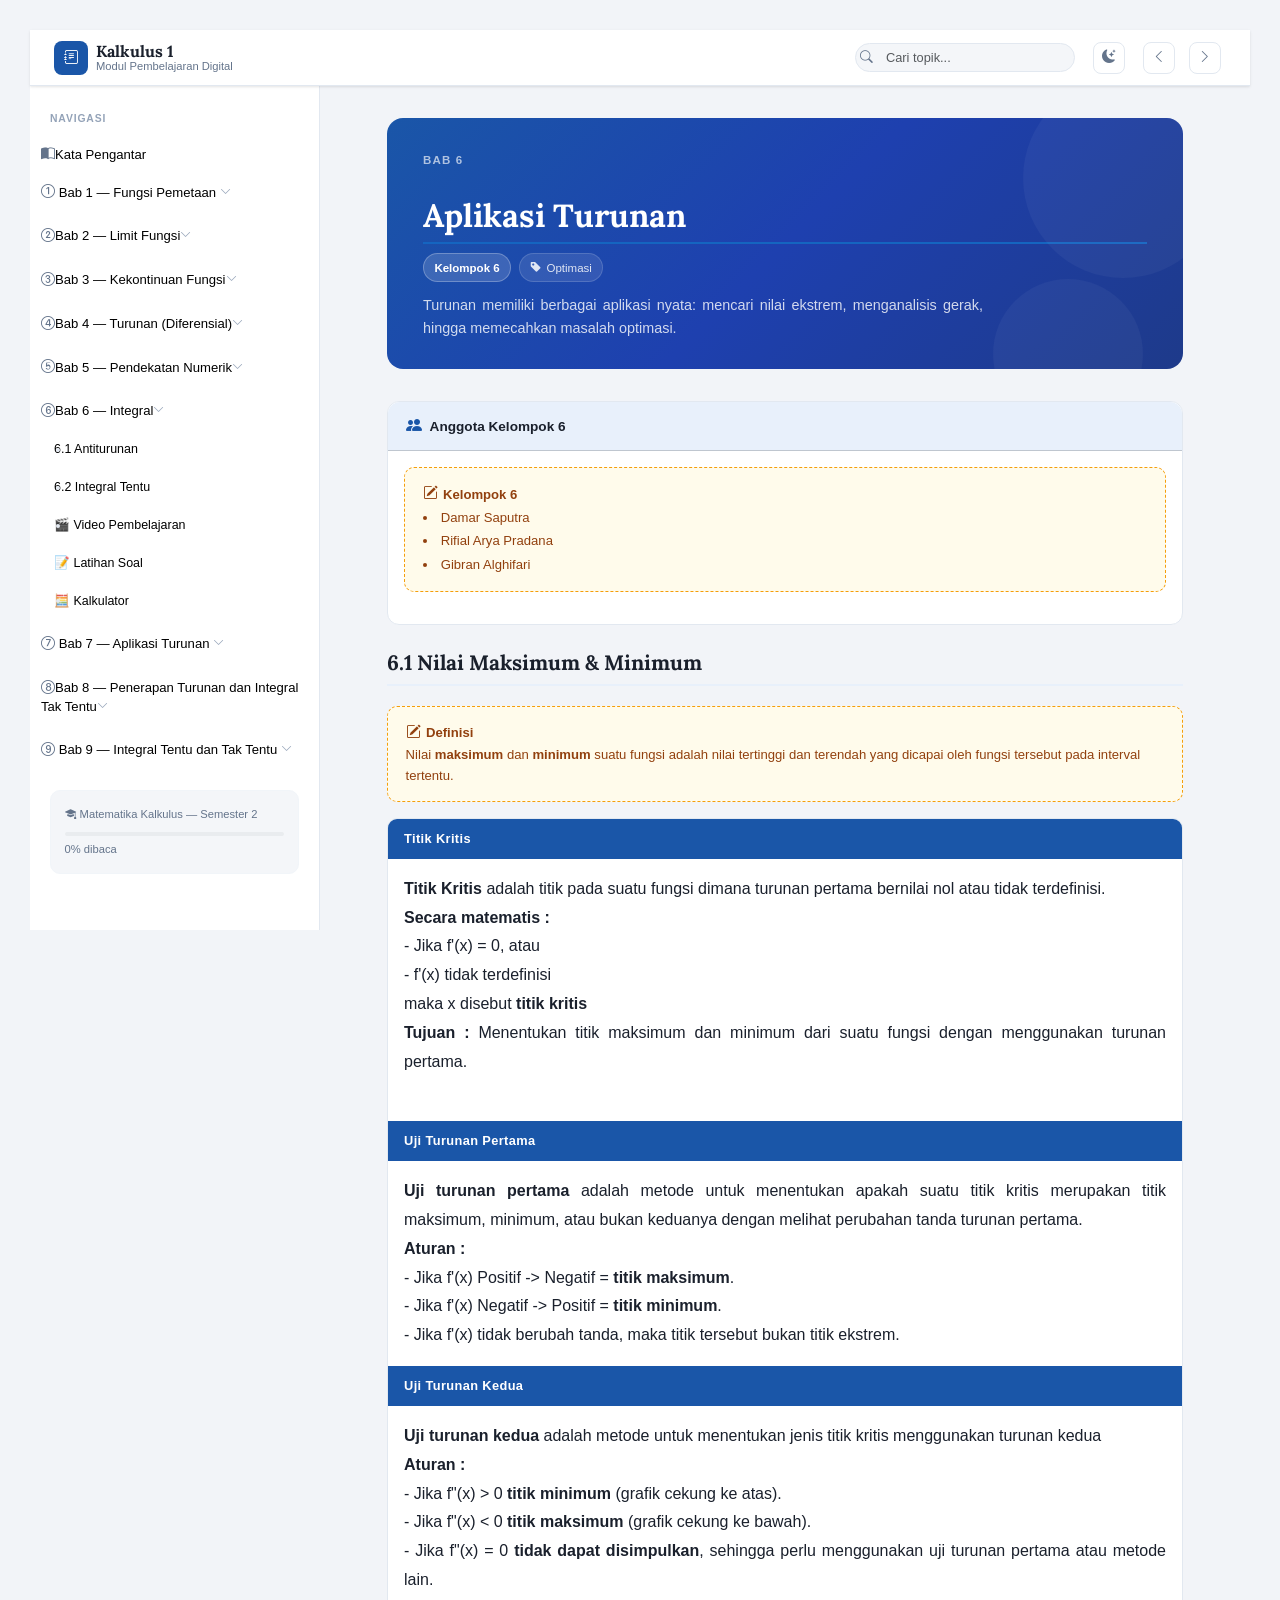
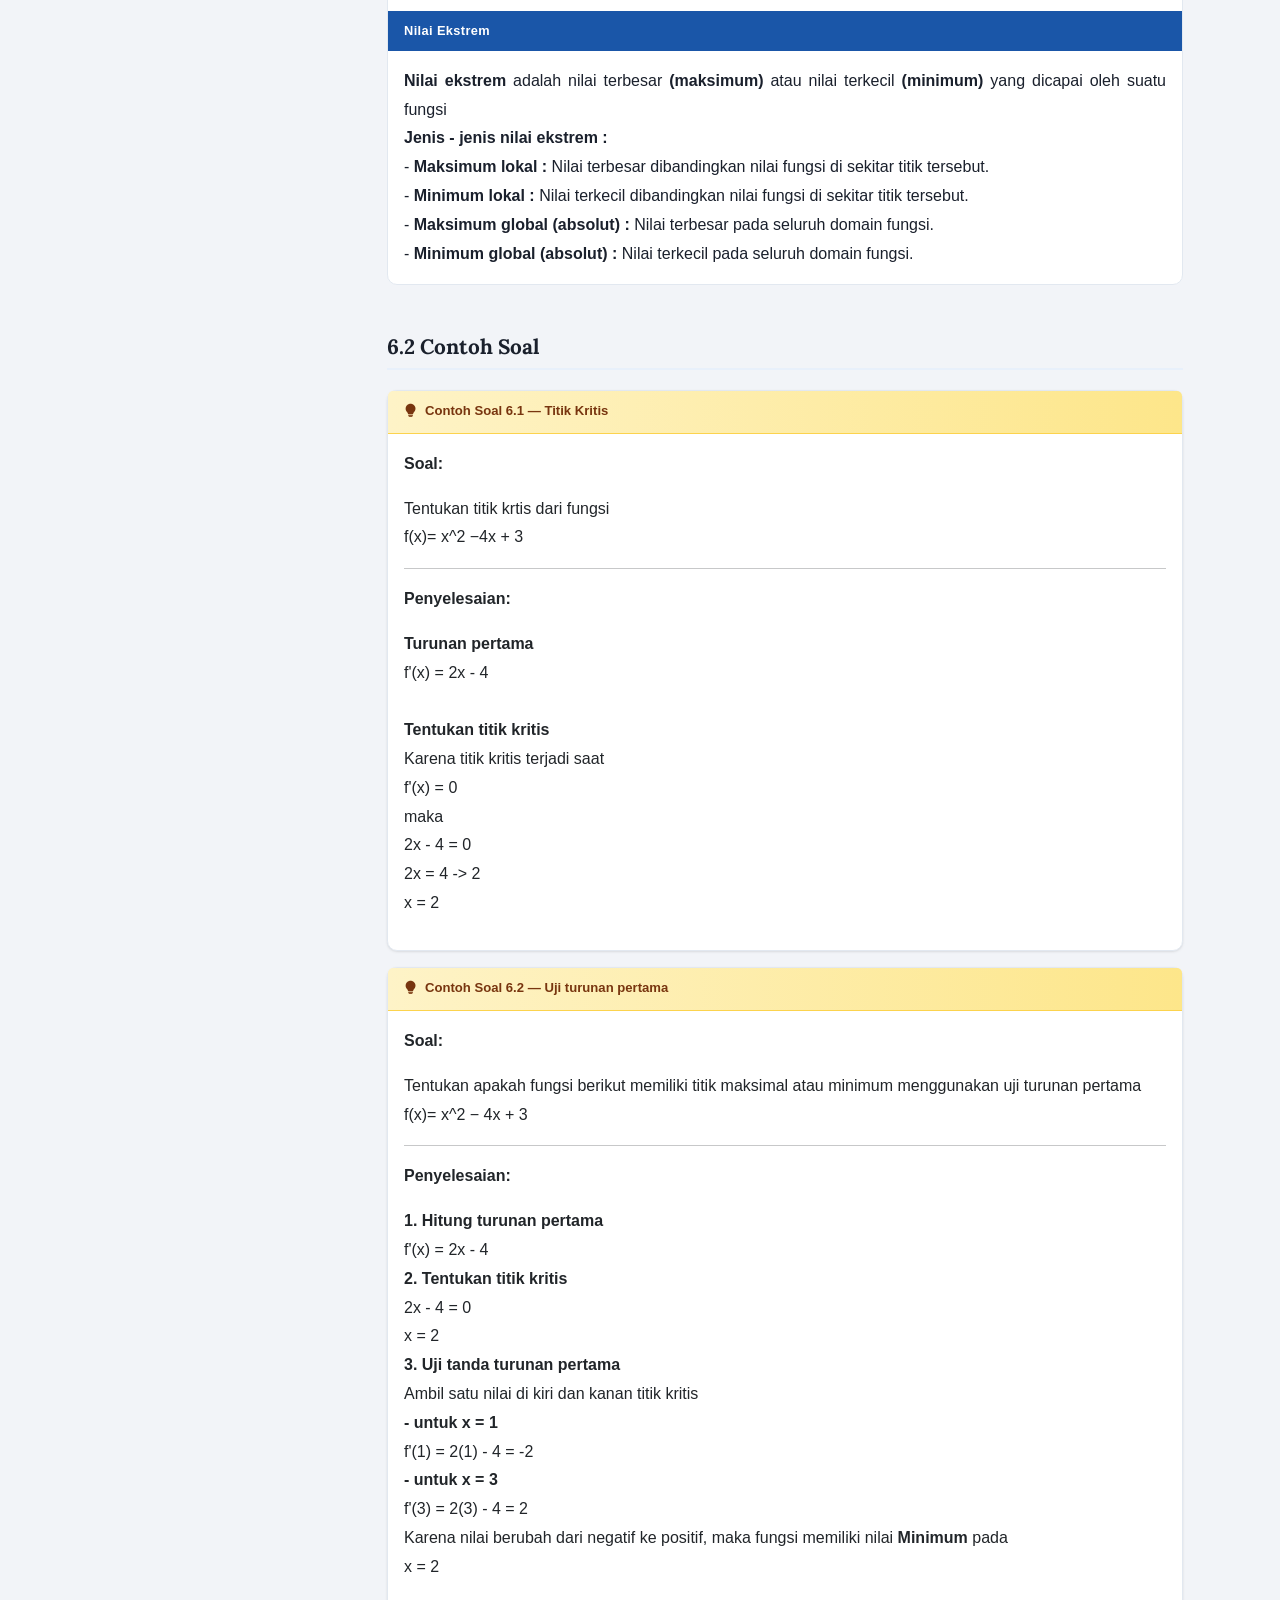
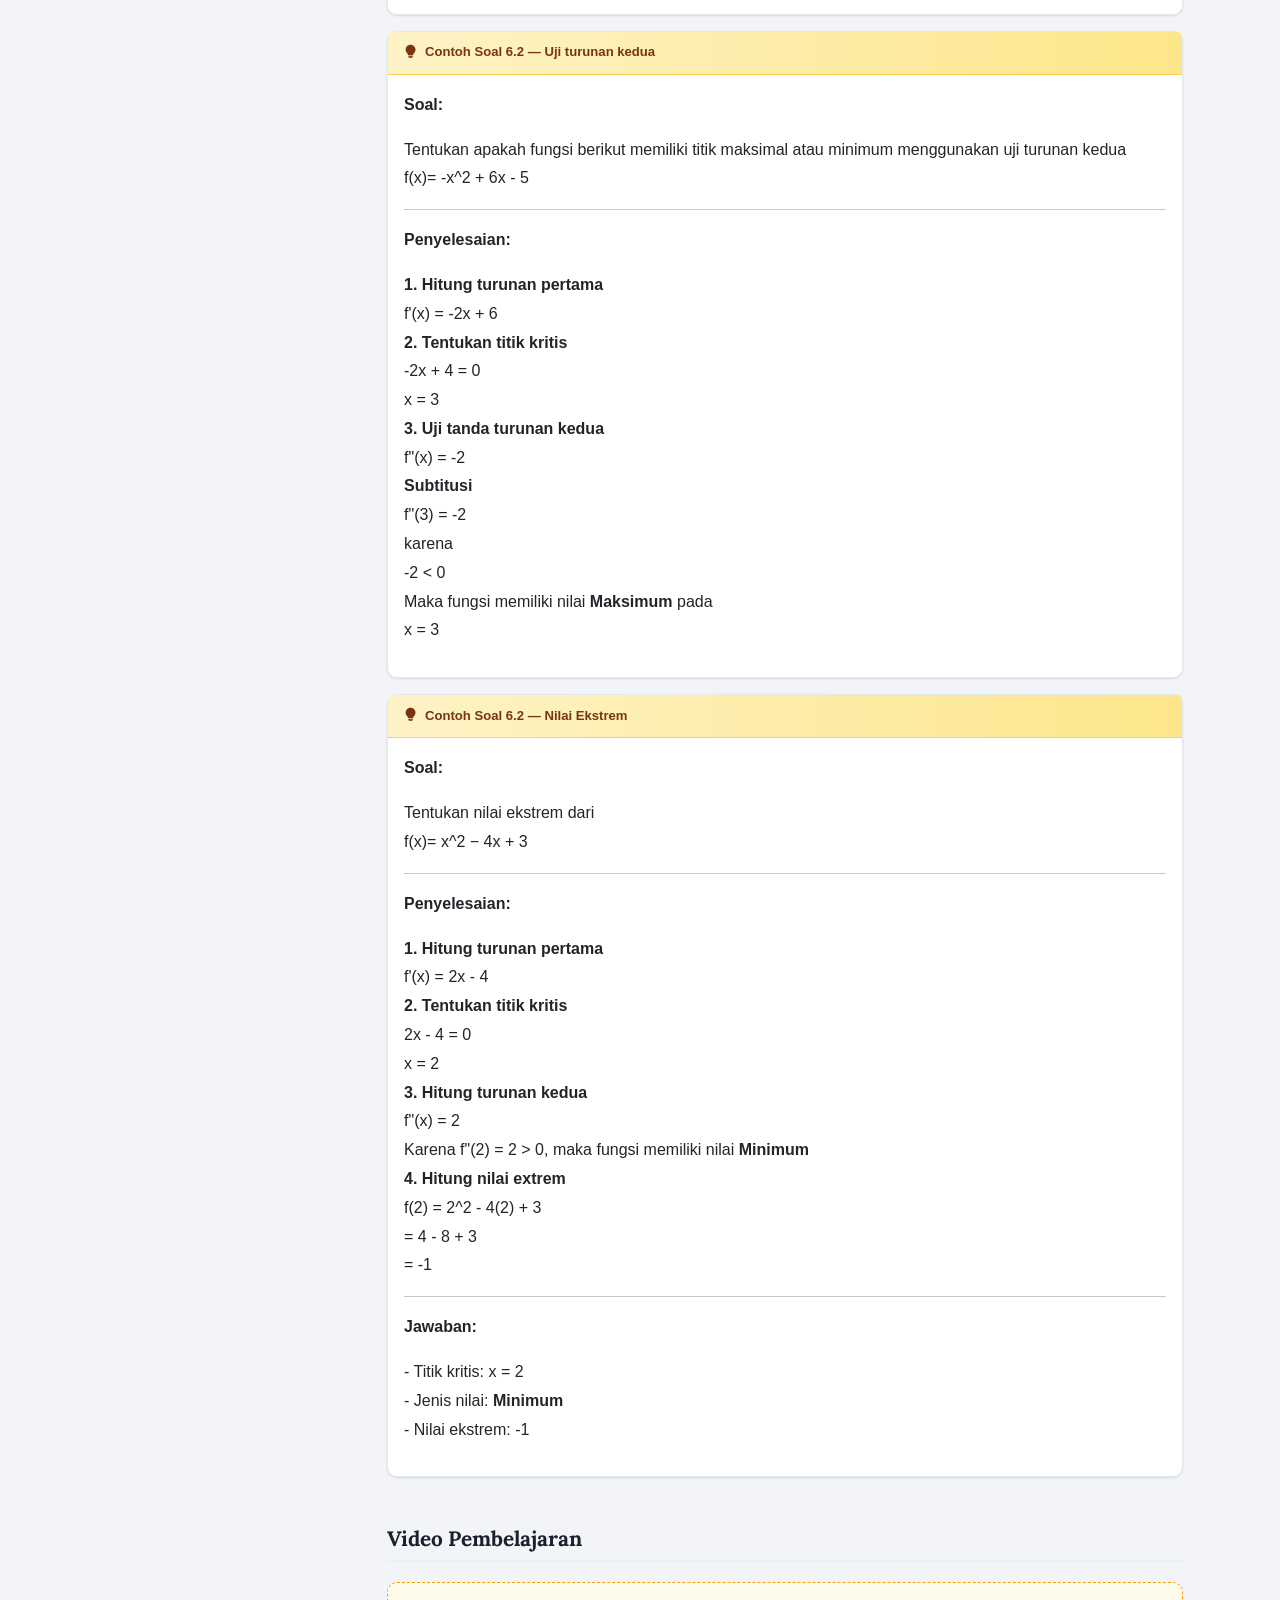
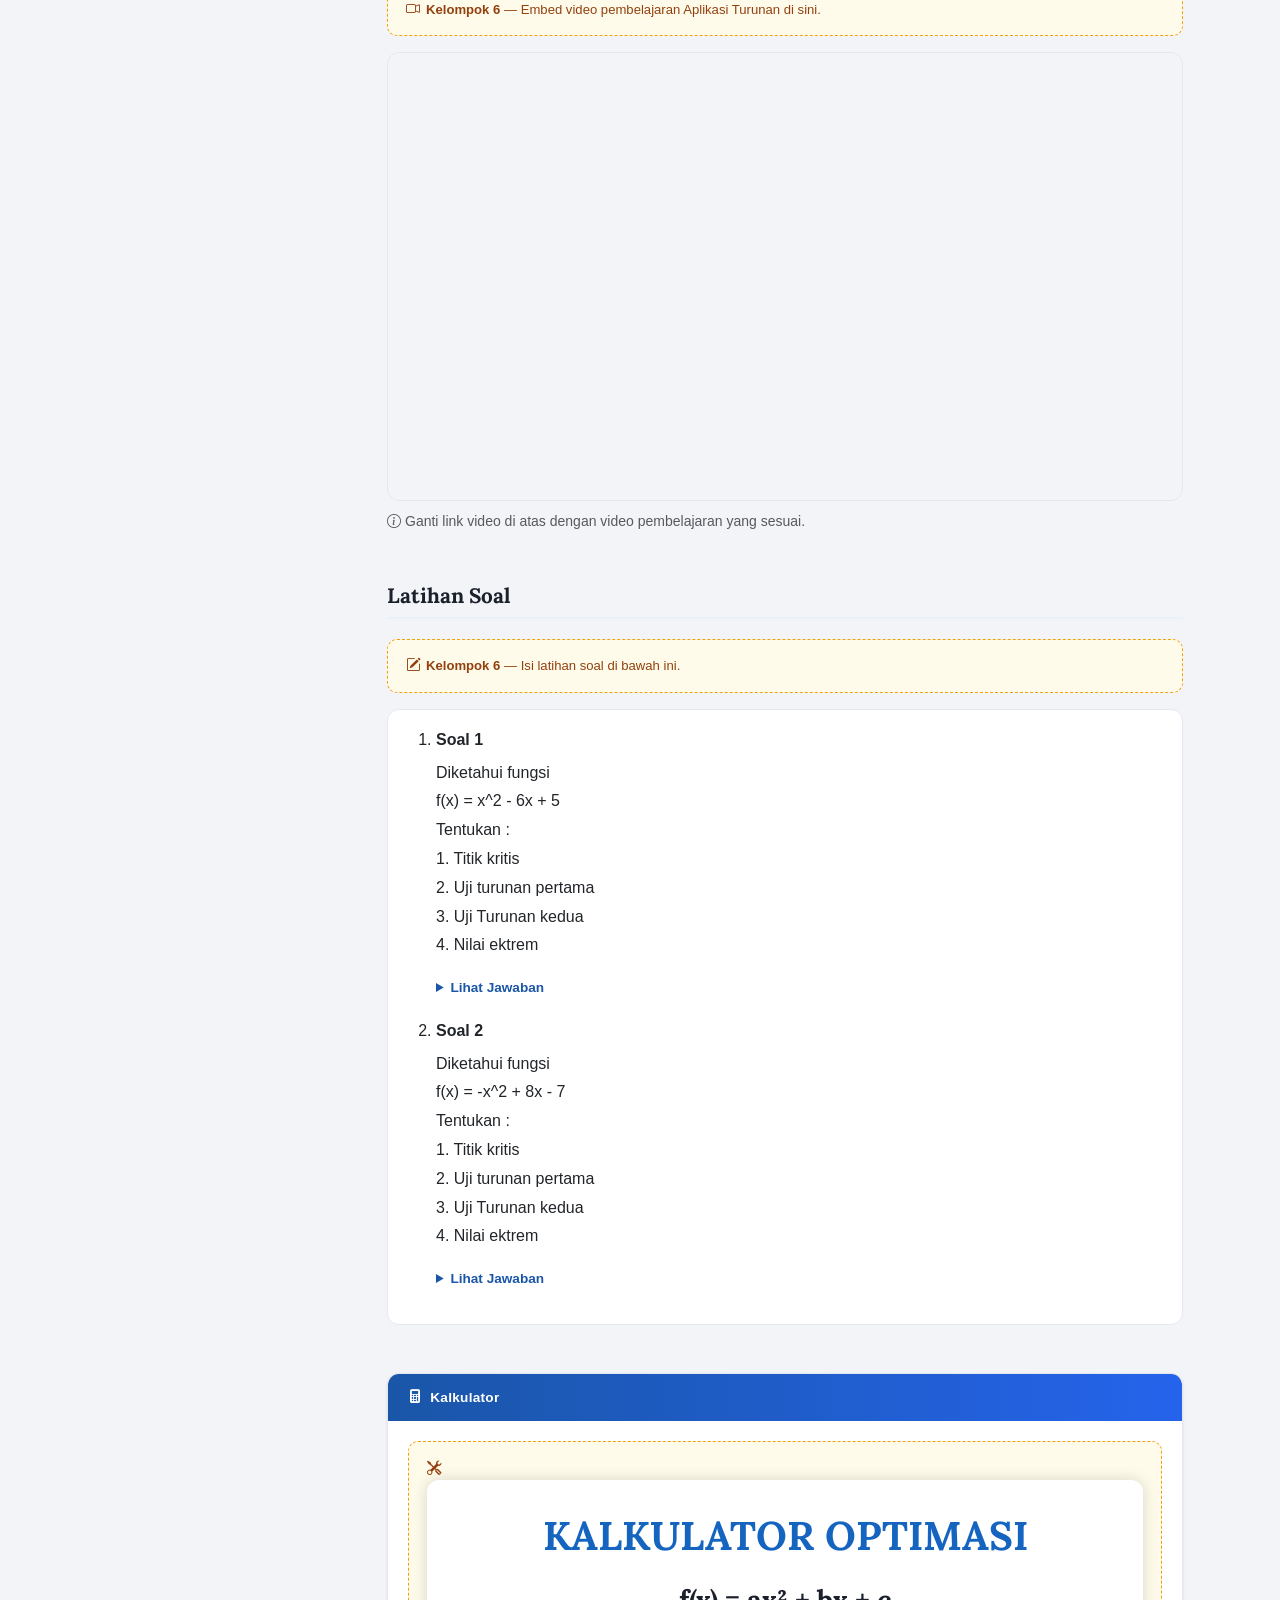
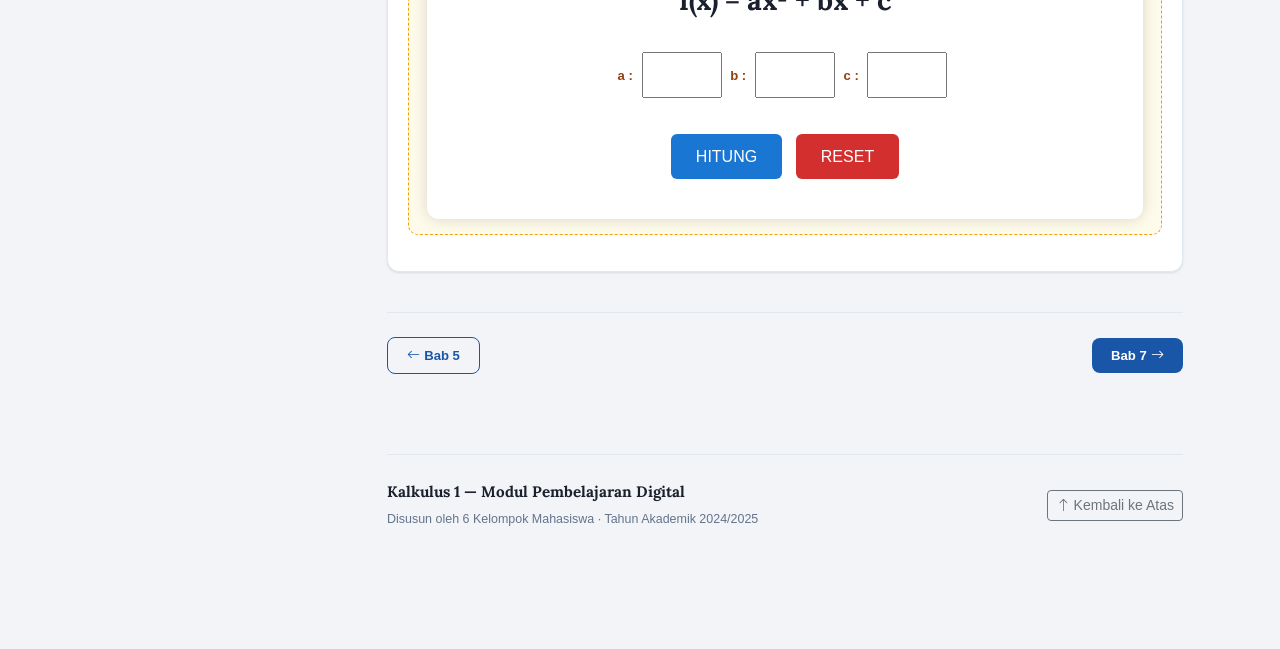
<file: pages/kelompok6.html>
<!DOCTYPE html>
<html lang="id" data-bs-theme="light">

<head>
  <meta charset="UTF-8" />
  <meta name="viewport" content="width=device-width, initial-scale=1.0" />
  <title>Bab 5 — Aplikasi Turunan | Kalkulus 1</title>
  <link href="https://cdn.jsdelivr.net/npm/bootstrap@5.3.3/dist/css/bootstrap.min.css" rel="stylesheet" />
  <link href="https://cdn.jsdelivr.net/npm/bootstrap-icons@1.11.3/font/bootstrap-icons.min.css" rel="stylesheet" />
  <link
    href="https://fonts.googleapis.com/css2?family=Lora:ital,wght@0,400;0,600;0,700;1,400&family=DM+Sans:wght@300;400;500;600&family=JetBrains+Mono:wght@400;500&display=swap"
    rel="stylesheet" />
  <link rel="stylesheet" href="../style.css" />
</head>

<body data-bs-spy="scroll" data-bs-target="#sidebar-nav" data-bs-offset="80">
  <nav class="navbar navbar-expand-lg top-navbar sticky-top" id="topNavbar">
    <div class="container-fluid px-3 px-lg-4">
      <button class="btn btn-sm sidebar-toggle me-2 d-lg-none" type="button" data-bs-toggle="offcanvas"
        data-bs-target="#sidebarOffcanvas"><i class="bi bi-list"></i></button>
      <a class="navbar-brand d-flex align-items-center gap-2" href="../index.html">
        <span class="brand-icon"><i class="bi bi-journal-text"></i></span>
        <span class="brand-text"><span class="brand-title">Kalkulus 1</span><span
            class="brand-sub d-none d-md-inline">Modul Pembelajaran Digital</span></span>
      </a>
      <div class="ms-auto d-flex align-items-center gap-2">
        <div class="search-wrap d-none d-md-flex"><i class="bi bi-search search-icon"></i><input type="search"
            id="sidebarSearch" class="form-control form-control-sm search-input" placeholder="Cari topik..." /></div>
        <button class="btn btn-sm theme-toggle" id="themeToggle"><i class="bi bi-moon-stars-fill"
            id="themeIcon"></i></button>
        <div class="d-none d-lg-flex gap-1">
          <button class="btn btn-sm nav-arrow" id="prevChapterBtn"><i class="bi bi-chevron-left"></i></button>
          <button class="btn btn-sm nav-arrow" id="nextChapterBtn"><i class="bi bi-chevron-right"></i></button>
        </div>
      </div>
    </div>
  </nav>
  <div class="offcanvas offcanvas-start sidebar-offcanvas" tabindex="-1" id="sidebarOffcanvas">
    <div class="offcanvas-header">
      <h6 class="offcanvas-title"><i class="bi bi-journal-text me-2"></i>Kalkulus 1</h6><button type="button"
        class="btn-close" data-bs-dismiss="offcanvas"></button>
    </div>
    <div class="offcanvas-body p-0">
      <div class="sidebar-inner" id="sidebarInnerMobile"></div>
    </div>
  </div>
  <div class="main-wrapper">
    <aside class="sidebar d-none d-lg-flex flex-column" id="mainSidebar">
    <div class="sidebar-inner" id="sidebarInnerDesktop">
      <div class="sidebar-section-label">Navigasi</div>
      <nav id="sidebar-nav">
        <ul class="sidebar-menu list-unstyled mb-0" id="sidebarMenuDesktop">
          <li class="sidebar-item"><a href="../index.html#pengantar" class="sidebar-link"><i class="bi bi-book-half sidebar-link-icon"></i>Kata Pengantar</a></li>
          <li class="sidebar-item has-submenu">
            <a href="kelompok1.html" class="sidebar-link"><i class="bi bi-1-circle sidebar-link-icon"></i>
                Bab 1 — Fungsi Pemetaan
              </a>
              <ul class="submenu list-unstyled">
                <li><a href="#ch1-bilangan" class="submenu-link">1.1 Konsep Fungsi</a></li>
                <li><a href="#ch1-fungsi" class="submenu-link">1.2 Contoh Domain, Kodomain, dan Range</a></li>
                <li><a href="#ch1-representasi" class="submenu-link">1.3 Representasi Fungsi</a></li>
                <li><a href="#ch1-linear" class="submenu-link">1.4 Fungsi Linear dan Nonlinear</a></li>
                <li><a href="#ch1-komposisi" class="submenu-link">1.5 Komposisi Fungsi</a></li>
                <li><a href="#ch1-perubahan-input" class="submenu-link">1.6 Perubahan Input</a></li>
                <li><a href="#ch1-laju-perubahan" class="submenu-link">1.7 Laju Perubahan</a></li>
                <li><a href="#ch1-sensitivitas" class="submenu-link">1.8 Sensitivitas Fungsi Linear dan Kuadrat</a></li>
                <li><a href="#ch1-analisis" class="submenu-link">1.9 Analisis Numerik Sederhana</a></li>
                <li><a href="#ch1-contoh" class="submenu-link">💡 Contoh Soal</a></li>
                <li><a href="#ch1-video" class="submenu-link">🎬 Video Pembelajaran</a></li>
                <li><a href="#ch1-latihan" class="submenu-link">📝 Latihan Soal</a></li>
                <li><a href="#ch1-kalkulator" class="submenu-link">🧮 Kalkulator</a></li>
              </ul>
          </li>
          <li class="sidebar-item has-submenu">
            <a href="kelompok2.html" class="sidebar-link"><i class="bi bi-2-circle sidebar-link-icon"></i>Bab 2 — Limit Fungsi</a>
            <ul class="submenu list-unstyled overflow-auto pe-2 ">
              <li><a href="#ch2-Fungsi1" class="submenu-link">2.1 Fungsi Linear</a></li>
          
              <li><a href="#ch2-Fungsi2" class="submenu-link">2.2 Fungsi Kuadrat</a></li>
             
              <li><a href="#ch2-Fungsi3" class="submenu-link">2.3 Fungsi Eksponensial</a></li>

              <li><a href="#ch2-Pertumbuhan" class="submenu-link">2.4 Pertumbuhan Fungsi</a></li>
            
              <li><a href="#ch2-Meningkat" class="submenu-link">2.5 Fungsi Meningkat</a></li>

              <li><a href="#ch2-Menurun" class="submenu-link">2.6 Fungsi Menurun</a></li>

              <li><a href="#ch2-Stabilitas" class="submenu-link">2.7 Stabilitas Fungsi</a></li>

              <li><a href="#ch2-Stabil" class="submenu-link">2.8 Perubahan Stabil</a></li>
              
              <li><a href="#ch2-Tidak-stabil" class="submenu-link">2.9 Perubahan Tidak Stabil</a></li>

              <li><a href="#ch2-Kecil" class="submenu-link">2.10 Interpretasi Input Kecil</a></li>
              
              <li><a href="#ch2-Besar" class="submenu-link">2.11 Interprestasi lnput Besar</a></li>
              
              <li><a href="#ch2-Maksimum" class="submenu-link">2.12 Titik Kritis Maksimum</a></li>

              <li><a href="#ch2-Minimum" class="submenu-link">2.13 Titik Kritis Minimum</a></li>

              <li><a href="#ch2-Belok" class="submenu-link">2.14 Titik Belok</a></li>

              <li><a href="#ch2-Definisi" class="submenu-link">2.15 Definisi Limit</a></li>

              <li><a href="#ch2-Kiri" class="submenu-link">2.16 Limit Kiri dan Limit Kanan</a></li>

              <li><a href="#ch2-Sifat" class="submenu-link">2.17 Sifat-Sifat Limit</a></li>

              <li><a href="#ch2-Hingga" class="submenu-link">2.18 Limit Hingga dan Limit Tak HIngga</a></li>

              <li><a href="#ch2-Titik" class="submenu-link">2.19 Titik Kritis Fungsi dan Karakteristik Drafik</a></li>

              <li><a href="#ch2-Representasi" class="submenu-link">2.20 Representasi dan Metodologi Penentuan Limit</a></li>

              <li><a href="#ch2-interpretasi-perilaku" class="submenu-link">2.21 Interpretasi Perilaku Fungsi di Sekitar Titik Kritis</a></li>
              
              <li><a href="#ch2-video" class="submenu-link">🎬 Video Pembelajaran</a></li>
              <li><a href="#ch2-latihan" class="submenu-link">📝 Latihan Soal</a></li>
              <li><a href="#ch2-kalkulator" class="submenu-link">🧮 Kalkulator</a></li>
            </ul>
          </li>
          <li class="sidebar-item has-submenu">
            <a href="kelompok3.html" class="sidebar-link"><i
                  class="bi bi-3-circle sidebar-link-icon"></i>Bab 3 — Kekontinuan Fungsi</a>
              <ul class="submenu list-unstyled">
                <li><a href="#ch3-definisi" class="submenu-link">3.1 Limit Rasional & Irasional</a></li>
                <li><a href="#ch3-limit-tak-hingga" class="submenu-link">3.2 Limit Tak Hingga</a></li>
                <li><a href="#ch3-diskontinuitas" class="submenu-link">3.3 Diskontinuitas</a></li>
                <li><a href="#ch3-perilaku" class="submenu-link">3.4 Perilaku Limit sebagai Indikator Kestabilan</a></li>
                <li><a href="#ch3-stabilitas" class="submenu-link">3.5 Stabilitas Model Matematis</a></li>
                <li><a href="#ch3-evaluasi-limit-pada-titik-kritis" class="submenu-link">3.6 Evaluasi Limit pada Titik Kritis</a></li>
                <li><a href="#ch3-interpretasi-limit" class="submenu-link">3.7 Interpretasi dalam Permodelan</a></li>
                <li><a href="#ch3-contoh" class="submenu-link">💡 Contoh Soal</a></li>
                <li><a href="#ch3-video" class="submenu-link">🎬 Video Pembelajaran</a></li>
                <li><a href="#ch3-latihan" class="submenu-link">📝 Latihan Soal</a></li>
                <li><a href="#ch3-kalkulator" class="submenu-link">🧮 Kalkulator</a></li>
              </ul>
          </li>
          <li class="sidebar-item has-submenu">
            <a href="kelompok4.html" class="sidebar-link"><i
                  class="bi bi-4-circle sidebar-link-icon"></i>Bab 4 — Turunan (Diferensial)</a>
              <ul class="submenu list-unstyled">
                <li><a href="#ch4-definisi" class="submenu-link">4.1 Definisi Turunan</a></li>
                <li><a href="#ch4-aturan" class="submenu-link">4.2 Aturan Diferensiasi</a></li>
                <li><a href="#ch4-contoh" class="submenu-link">💡 Contoh Soal</a></li>
                <li><a href="#ch4-video" class="submenu-link">🎬 Video Pembelajaran</a></li>
                <li><a href="#ch4-latihan" class="submenu-link">📝 Latihan Soal</a></li>
                <li><a href="#ch4-kalkulator" class="submenu-link">🧮 Kalkulator</a></li>
              </ul>
          </li>
           <li class="sidebar-item has-submenu"><a href="kelompok5.html" class="sidebar-link"><i
                  class="bi bi-5-circle sidebar-link-icon"></i>Bab 5 — Pendekatan Numerik</a>
              <ul class="submenu list-unstyled">
                <li><a href="#ch5-max-min" class="submenu-link">5.1 Nilai Maksimum &amp; Minimum</a></li>
                <li><a href="#ch5-v2" class="submenu-link">5.2 Pendekatan Numerik Nilai True &amp; Galat (Error)</a></li>
                <li><a href="#ch5-v3" class="submenu-link">5.3 Kriteria Metode Numerik Yang Baik</a></li>
                <li><a href="#ch5-v4" class="submenu-link">5.4 Interpretasi Hasil Turunan Sebagai Laju Perubahan</a></li>
                <li><a href="#ch5-v5" class="submenu-link">5.5 Penerapan Turunan Numerik Dalam Bidang IT</a></li>
                <li><a href="#ch5-video" class="submenu-link">🎬 Video Pembelajaran</a></li>
                <li><a href="#ch5-contoh" class="submenu-link">📝 Latihan Soal</a></li>
                <li><a href="#ch5-kalkulator" class="submenu-link">🧮 Kalkulator</a></li>
              </ul>
            </li>
          <li class="sidebar-item has-submenu open">
            <a href="kelompok6.html" class="sidebar-link active"><i class="bi bi-6-circle sidebar-link-icon"></i>Bab 6 — Integral</a>
            <ul class="submenu list-unstyled">
              <li><a href="kelompok6.html#ch6-antiturunan" class="submenu-link">6.1 Antiturunan</a></li>
              <li><a href="kelompok6.html#ch6-integral-tentu" class="submenu-link">6.2 Integral Tentu</a></li>
              <li><a href="kelompok6.html#ch6-video" class="submenu-link">🎬 Video Pembelajaran</a></li>
              <li><a href="kelompok6.html#ch6-latihan" class="submenu-link">📝 Latihan Soal</a></li>
              <li><a href="kelompok6.html#ch6-kalkulator" class="submenu-link">🧮 Kalkulator</a></li>
            </ul>
          </li>
          <!-- chapter 7 -->
          <li class="sidebar-item has-submenu">
            <a href="kelompok7.html" class="sidebar-link">
              
                <i class="bi bi-7-circle sidebar-link-icon"></i>
                Bab 7 — Aplikasi Turunan
              </a>
              <ul class="submenu list-unstyled">
                <li><a href="kelompok7.html#ch7-max-min" class="submenu-link">7.1 Menentukan titik maksimum dan minimum</a></li>
                <li><a href="kelompok7.html#ch7-optimasi" class="submenu-link">7.2 Menentukan titik stasioner</a></li>
                <li><a href="kelompok7.html#ch7-optimasi2" class="submenu-link">7.3 Penerapan Optimasi</a></li>
                <li><a href="kelompok7.html#ch7-video" class="submenu-link">🎬 Video Pembelajaran</a></li>
                <li><a href="kelompok7.html#ch7-latihan" class="submenu-link">📝 Latihan Soal</a></li>
                <li><a href="kelompok7.html#ch7-kalkulator" class="submenu-link">🧮 Kalkulator</a></li>
              </ul>
          </li>

          <!-- chapter 8 -->
          <li class="sidebar-item has-submenu">
              <a href="kelompok8.html" class="sidebar-link"><i class="bi bi-8-circle sidebar-link-icon"></i>Bab 8 — Penerapan Turunan dan Integral Tak Tentu</a>
              <ul class="submenu list-unstyled overflow-auto pe-2 ">
                <li><a href="#ch8-penerapan_turunan" class="submenu-link">8.1 Penerapan Turunan</a></li>
                <li><a href="#ch8-evaluasi_dengan_metode_berbeda" class="submenu-link">8.2 Evaluasi Dengan Metode Berbeda</a></li>
                <li><a href="#ch8-pengambilan_keputusan" class="submenu-link">8.3 Pengambilan Keputusan Matematis</a></li>
                <li><a href="#ch8-integral_tak_tentu" class="submenu-link">8.4 Integral Tak Tentu</a></li>
                <li><a href="#ch8-hubungan_integral_dan_turunan" class="submenu-link">8.5 Hubungan Integral dan Turunan</a></li>
                <li><a href="#ch8-interpretasi_konstanta_integrasi" class="submenu-link">8.6 Interpretasi Konstanta Integrasi</a></li>
                <li><a href="#ch8-integral_tak_tentu_Konsep_akumulasi_perubahan" class="submenu-link">8.7 Integral Tak Tentu Dalam Konsep Akumulasi Perubahan</a></li>
                <li><a href="#ch8-videoPenerapanTurunan" class="submenu-link">🎬 Video Materi Penerapan Turunan</a></li>
                <li><a href="#ch8-videoIntegralTakTentu" class="submenu-link">🎬 Video Materi Integral Tak Tentu</a></li>
                <li><a href="#ch8-latihan" class="submenu-link">📝 Latihan Soal</a></li>
                <li><a href="#ch8-kalkulatorPenerapanTurunan" class="submenu-link">🧮 Kalkulator Penerapan Turunan</a></li>
                <li><a href="#ch8-kalkulatorIntegralTakTentu" class="submenu-link">🧮 Kalkulator Integral Tak Tentu</a></li>
              </ul>
            </li>

          <!-- chapter 9 -->
          <li class="sidebar-item has-submenu">
            <a href="kelompok9.html" class="sidebar-link">
              <i class="bi bi-9-circle sidebar-link-icon"></i>
                Bab 9 — Integral Tentu dan Tak Tentu
              </a>
              <ul class="submenu list-unstyled">
                <li><a href="kelompok9.html#ch9-antiturunan" class="submenu-link">9.1 Integral Tentu dan Tak Tentu</a>
                </li>
                <li><a href="kelompok9.html#ch9-integral-tentu" class="submenu-link">9.2 Pendekatan Data Kontinu</a>
                </li>
                <li><a href="kelompok9.html#ch9-video" class="submenu-link">🎬 Video Pembelajaran</a></li>
                <li><a href="kelompok9.html#ch9-latihan" class="submenu-link">📝 Latihan Soal</a></li>
                <li><a href="kelompok9.html#ch9-kalkulator" class="submenu-link">🧮 Kalkulator</a></li>
              </ul>
          </li>
        </ul>
      </nav>
      <div class="sidebar-footer">
        <div class="sidebar-footer-text"><i class="bi bi-mortarboard-fill me-1"></i>Matematika Kalkulus — Semester 2</div>
        <div class="progress sidebar-progress mt-2"><div class="progress-bar" id="readingProgress" role="progressbar" style="width: 0%"></div></div>
        <div class="sidebar-footer-text mt-1" id="progressLabel">0% dibaca</div>
      </div>
    </div>
  </aside>

    <main class="content-area" id="mainContent">
      <div class="content-inner">
        <section id="chapter-6" class="content-section chapter-section" style="border-top:none; padding-top:2rem;">
          <div class="chapter-header">
            <div class="chapter-number">Bab 6</div>
            <h2 class="chapter-title">Aplikasi Turunan</h2>
            <p class="chapter-meta">
              <span class="chapter-group-badge">Kelompok 6</span>
              <span class="chapter-topic-badge"><i class="bi bi-tag-fill me-1"></i>Optimasi</span>
            </p>
            <p class="chapter-desc">Turunan memiliki berbagai aplikasi nyata: mencari nilai ekstrem, menganalisis gerak,
              hingga memecahkan masalah optimasi.</p>
          </div>

          <div class="card mb-4"
            style="border-color: var(--clr-border); border-radius:12px; background: var(--clr-surface);">
            <div class="card-header"
              style="background: var(--clr-primary-light); border-radius:12px 12px 0 0; padding:.65rem 1.1rem;">
              <i class="bi bi-people-fill me-2" style="color:var(--clr-primary);"></i><strong
                style="font-size:.85rem; color:var(--clr-text);">Anggota Kelompok 6</strong>
            </div>
            <div class="card-body py-3">

              <div class="placeholder-notice"><i class="bi bi-pencil-square"></i><strong>Kelompok 6</strong>
              <br>
                <li>Damar Saputra</li>
                <li>Rifial Arya Pradana</li>
                <li>Gibran Alghifari</li>
              </div>
              
            </div>
          </div>

          <div id="ch6-max-min">
            <h3 class="subsection-title">6.1 Nilai Maksimum &amp; Minimum</h3>
            <div class="placeholder-notice"><i class="bi bi-pencil-square"></i><strong>Definisi</strong><br>
              Nilai <strong>maksimum</strong> dan <strong>minimum</strong> suatu fungsi adalah nilai tertinggi dan terendah yang dicapai oleh fungsi tersebut pada interval tertentu.
            </div>
            <!-- <blockquote class="blockquote-def">
              <i class="bi bi-quote quote-icon"></i>
              <p><em>[Kelompok 6: Tambahkan teorema atau definisi penting di sini]</em></p>
              <footer>— Teorema</footer>
            </blockquote> -->
            <div class="concept-card mt-3">
              <div class="concept-card-header">Titik Kritis</div>
              <div class="concept-card-body">
                <p class="mb-0"><strong>Titik Kritis</strong> adalah titik pada suatu fungsi dimana
                turunan pertama bernilai nol atau tidak terdefinisi.<br>
                <strong>Secara matematis : </strong>
                <br>- Jika f'(x) = 0, atau
                <br>- f'(x) tidak terdefinisi
                <br>maka x disebut <strong>titik kritis</strong>
                <br><strong>Tujuan : </strong>Menentukan titik maksimum dan minimum dari suatu fungsi dengan menggunakan turunan pertama.<br><br></p>
              </div>
              <div class="concept-card-header">Uji Turunan Pertama</div>
              <div class="concept-card-body">
                <p class="mb-0"><strong>Uji turunan pertama</strong> adalah metode untuk menentukan
                apakah suatu titik kritis merupakan titik maksimum, minimum, atau bukan keduanya dengan melihat perubahan tanda 
                turunan pertama.<br>
                <strong>Aturan : </strong><br>
                - Jika f'(x) Positif -> Negatif = <strong>titik maksimum</strong>.<br>
                - Jika f'(x) Negatif -> Positif = <strong>titik minimum</strong>.<br>
                - Jika f'(x) tidak berubah tanda, maka titik tersebut bukan titik ekstrem.<br></p>
              </div>
              <div class="concept-card-header">Uji Turunan Kedua</div>
              <div class="concept-card-body">
                <p class="mb-0"><strong>Uji turunan kedua</strong> adalah metode untuk menentukan
                jenis titik kritis menggunakan turunan kedua<br>
                <strong>Aturan : </strong><br>
                - Jika f"(x) > 0 <strong>titik minimum</strong> (grafik cekung ke atas).<br>
                - Jika f"(x) < 0 <strong>titik maksimum</strong> (grafik cekung ke bawah).<br>
                - Jika f"(x) = 0 <strong>tidak dapat disimpulkan</strong>, sehingga perlu menggunakan uji turunan pertama atau metode lain.<br></p>
              </div>
              <div class="concept-card-header">Nilai Ekstrem</div>
              <div class="concept-card-body">
                <p class="mb-0"><strong>Nilai ekstrem</strong> adalah nilai terbesar <strong>(maksimum)</strong> atau nilai terkecil
                <strong>(minimum)</strong> yang dicapai oleh suatu fungsi<br>
                <strong>Jenis - jenis nilai ekstrem : </strong><br>
                - <strong>Maksimum lokal :</strong> Nilai terbesar dibandingkan nilai fungsi di sekitar titik tersebut.<br>
                - <strong>Minimum lokal :</strong> Nilai terkecil dibandingkan nilai fungsi di sekitar titik tersebut.<br>
                - <strong>Maksimum global (absolut) :</strong> Nilai terbesar pada seluruh domain fungsi.<br></p>
                - <strong>Minimum global (absolut) :</strong> Nilai terkecil pada seluruh domain fungsi.<br>
              </div>
            </div>
          </div>

          <div id="ch6-optimasi" class="mt-5">
            <h3 class="subsection-title">6.2 Contoh Soal</h3>
            <!-- <div class="placeholder-notice"><i class="bi bi-pencil-square"></i><strong>Area Materi — Kelompok
                6</strong><br>Isi dengan langkah-langkah penyelesaian masalah optimasi, contoh kasus nyata (luas,
              volume, biaya).</div>
            <p><em>[Kelompok 6: isi penjelasan langkah-langkah optimasi]</em></p> -->
            <div class="card example-card mt-3">
              <div class="card-header example-card-header"><i class="bi bi-lightbulb-fill me-2"></i>Contoh Soal 6.1 —
                Titik Kritis</div>
              <div class="card-body">
                <p class="fw-semibold">Soal:</p>
                <p>Tentukan titik krtis dari fungsi<br>
                f(x)= x^2 −4x + 3</p>
                <hr />
                <p class="fw-semibold">Penyelesaian:</p>
                <p><strong>Turunan pertama</strong><br>
                f'(x) = 2x - 4<br><br>
                <strong>Tentukan titik kritis</strong><br>Karena titik kritis terjadi saat<br>f'(x) = 0<br>maka<br>
                2x - 4 = 0<br>2x = 4 -> 2<br>x = 2<br>
                </p>
              </div>
            </div>
            <div class="card example-card mt-3">
              <div class="card-header example-card-header"><i class="bi bi-lightbulb-fill me-2"></i>Contoh Soal 6.2 —
                Uji turunan pertama</div>
              <div class="card-body">
                <p class="fw-semibold">Soal:</p>
                <p>Tentukan apakah fungsi berikut memiliki titik maksimal atau minimum menggunakan uji turunan pertama<br>
                f(x)= x^2 − 4x + 3</p>
                <hr />
                <p class="fw-semibold">Penyelesaian:</p>
                <p><strong>1. Hitung turunan pertama</strong><br>f'(x) = 2x - 4<br>
                <strong>2. Tentukan titik kritis</strong><br>2x - 4 = 0<br>x = 2<br>
                <strong>3. Uji tanda turunan pertama</strong><br>Ambil satu nilai di kiri dan kanan titik kritis<br>
                <strong>- untuk x = 1</strong><br>f'(1) = 2(1) - 4 = -2<br>
                <strong>- untuk x = 3</strong><br>f'(3) = 2(3) - 4 = 2<br>
                Karena nilai berubah dari negatif ke positif, maka fungsi memiliki nilai <strong>Minimum</strong> pada<br>
                x = 2</p>
              </div>
            </div>
            <div class="card example-card mt-3">
              <div class="card-header example-card-header"><i class="bi bi-lightbulb-fill me-2"></i>Contoh Soal 6.2 —
                Uji turunan kedua</div>
              <div class="card-body">
                <p class="fw-semibold">Soal:</p>
                <p>Tentukan apakah fungsi berikut memiliki titik maksimal atau minimum menggunakan uji turunan kedua<br>
                f(x)= -x^2 + 6x - 5</p>
                <hr />
                <p class="fw-semibold">Penyelesaian:</p>
                <p><strong>1. Hitung turunan pertama</strong><br>f'(x) = -2x + 6<br>
                <strong>2. Tentukan titik kritis</strong><br>-2x + 4 = 0<br>x = 3<br>
                <strong>3. Uji tanda turunan kedua</strong><br>f"(x) = -2<br>
                <strong>Subtitusi</strong><br>f"(3) = -2<br>
                karena<br>-2 < 0<br>
                Maka fungsi memiliki nilai <strong>Maksimum</strong> pada<br>
                x = 3</p>
              </div>
            </div>
            <div class="card example-card mt-3">
              <div class="card-header example-card-header"><i class="bi bi-lightbulb-fill me-2"></i>Contoh Soal 6.2 —
                Nilai Ekstrem</div>
              <div class="card-body">
                <p class="fw-semibold">Soal:</p>
                <p>Tentukan nilai ekstrem dari<br>
                f(x)= x^2 − 4x + 3</p>
                <hr />
                <p class="fw-semibold">Penyelesaian:</p>
                <p><strong>1. Hitung turunan pertama</strong><br>f'(x) = 2x - 4<br>
                <strong>2. Tentukan titik kritis</strong><br>2x - 4 = 0<br>x = 2<br>
                <strong>3. Hitung turunan kedua</strong><br>f"(x) = 2<br>
                Karena f"(2) = 2 > 0, maka fungsi memiliki nilai <strong>Minimum</strong><br>
                <strong>4. Hitung nilai extrem</strong><br>f(2) = 2^2 - 4(2) + 3<br>= 4 - 8 + 3<br>= -1</p>
                <hr />
                <p class="fw-semibold">Jawaban:</p>
                <p>- Titik kritis: x = 2<br>- Jenis nilai: <strong>Minimum</strong><br>- Nilai ekstrem: -1</p>
              </div>
            </div>

          <!-- <div id="ch6-contoh" class="mt-5">
            <h3 class="subsection-title"></h3>


          </div> -->

          <div id="ch6-video" class="mt-5">
            <h3 class="subsection-title">Video Pembelajaran</h3>
            <div class="placeholder-notice"><i class="bi bi-camera-video"></i><strong>Kelompok 6</strong> — Embed video
              pembelajaran Aplikasi Turunan di sini.</div>
            <div class="ratio ratio-16x9 mt-3"
              style="border-radius:12px; overflow:hidden; border:1px solid var(--clr-border);">
              <iframe src="https://www.youtube.com/embed/sMLkNERDU3I" title="Video Pembelajaran Bab 6" allowfullscreen
                style="border:0;"></iframe>
            </div>
            <p class="text-muted small mt-2"><i class="bi bi-info-circle me-1"></i>Ganti link video di atas dengan video
              pembelajaran yang sesuai.</p>
          </div>

          <div id="ch6-latihan" class="mt-5">
            <h3 class="subsection-title">Latihan Soal</h3>
            <div class="placeholder-notice"><i class="bi bi-pencil-square"></i><strong>Kelompok 6</strong> — Isi latihan
              soal di bawah ini.</div>
            <div class="card"
              style="border-color:var(--clr-border); border-radius:12px; background:var(--clr-surface);">
              <div class="card-body">
                <ol class="mb-0">
                  <li class="mb-3">
                    <p class="fw-semibold mb-1">Soal 1</p>
                    <p>Diketahui fungsi<br>
                    f(x) = x^2 - 6x + 5<br>
                    Tentukan :<br>
                    1. Titik kritis<br>
                    2. Uji turunan pertama<br>
                    3. Uji Turunan kedua<br>
                    4. Nilai ektrem<br></p>
                    <details class="mt-2">
                      <summary style="cursor:pointer; color:var(--clr-primary); font-size:.85rem; font-weight:600;">
                        Lihat Jawaban</summary>
                      <div class="mt-2 p-3"
                        style="background:var(--clr-primary-light); border-radius:8px; font-size:.85rem;">
                      <strong>1. Menentukan Titik Kritis<br>
                      Turunan pertama:<br>
                      f'(x) 2x - 6<br><br>
                      Titik Kritis:
                      2x - 6 = 0<br>
                      x = 3 -> Titik kritis</strong><br><br>
                      <strong>2. Uji Turunan Pertama</strong><br>Ambil nilai di kiri dan kanan titik kritis<br>
                      Untuk x = 2<br>f'(2) = 2(2) - 6 = -2<br>Negatif(-)<br>
                      Untuk x = 4<br>f'(4) = 2(4) - 6 = 2<br>Positif(+)<br>
                      Perubahan tanda dari <strong>negatif -> positif</strong> jadi nilainya adalah <strong>minimum</strong><br><br>
                      <strong>3. Uji Turunan Kedua</strong><br>
                      Turunan kedua<br>f"(x) = 2<br>Karena<br>f"(3) = 2>0<br>Jadi nilainya adalah <strong>minimum</strong><br><br>
                      <strong>Nilai Ekstrem</strong><br>
                      f(3) = 3^2 - 6(3) + 5<br>= 9 - 18 + 5<br>= -4<br><br>
                      <strong>Jawaban Akhir</strong><br>
                      - Titik kritis = x = 3<br>
                      - Uji Turunan Pertama = Minimum<br>
                      - Uji Turunan Kedua = Minimum<br>
                      - Nilai Ekstrem = -4
                      </div>
                    </details>
                  </li>
                  <li class="mb-3">
                    <p class="fw-semibold mb-1">Soal 2</p>
                    <p>Diketahui fungsi<br>
                    f(x) = -x^2 + 8x - 7<br>
                    Tentukan :<br>
                    1. Titik kritis<br>
                    2. Uji turunan pertama<br>
                    3. Uji Turunan kedua<br>
                    4. Nilai ektrem<br></p>
                    <details class="mt-2">
                      <summary style="cursor:pointer; color:var(--clr-primary); font-size:.85rem; font-weight:600;">
                        Lihat Jawaban</summary>
                      <div class="mt-2 p-3"
                        style="background:var(--clr-primary-light); border-radius:8px; font-size:.85rem;">
                      <strong>1. Menentukan Titik Kritis<br>
                      Turunan pertama:<br>
                      f'(x) -2x + 8<br><br>
                      Titik Kritis:
                      -2x + 8 = 4<br>
                      x = 4 -> Titik kritis</strong><br><br>
                      <strong>2. Uji Turunan Pertama</strong><br>Ambil nilai di kiri dan kanan titik kritis<br>
                      Untuk x = 3<br>f'(3) = -2(3) + 8 = 2<br>Positif(+)<br>
                      Untuk x = 5<br>f'(5) = -2(5) + 8 = -2<br>Negatif(-)<br>
                      Perubahan tanda dari <strong>positif -> negatif</strong> jadi nilainya adalah <strong>maksmimum</strong><br><br>
                      <strong>3. Uji Turunan Kedua</strong><br>
                      Turunan kedua<br>f"(x) = -2<br>Karena<br>f"(-2) = -2<0 <br>Jadi nilainya adalah <strong>maksimum</strong><br><br>
                      <strong>Nilai Ekstrem</strong><br>
                      f(4) = -4^2 + 8(4) - 7<br>= -16 + 32 - 7<br>= 9<br><br>
                      <strong>Jawaban Akhir</strong><br>
                      - Titik kritis = x = 4<br>
                      - Uji Turunan Pertama = Maksimum<br>
                      - Uji Turunan Kedua = Maksimum<br>
                      - Nilai Ekstrem = 9
                      </div>
                    </details>
                  </li>
                </ol>
              </div>
            </div>
          </div>

          <div id="ch6-kalkulator" class="mt-5">
            <div class="calc-section">
              <div class="calc-header"><i class="bi bi-calculator-fill me-2"></i>Kalkulator</div>
              <div class="calc-body">
                <div class="placeholder-notice"><i class="bi bi-tools"></i>

                <style>

                *{
                    margin:0;
                    padding:0;
                    box-sizing:border-box;
                    font-family:Arial, Helvetica, sans-serif;
                }

                body{
                    background:#f2f4f8;
                    padding:30px;
                }

                .container{
                    max-width:850px;
                    margin:auto;
                    background:white;
                    padding:30px;
                    border-radius:12px;
                    box-shadow:0 0 15px rgba(0,0,0,.15);
                }

                h1{
                    text-align:center;
                    color:#1565C0;
                    margin-bottom:20px;
                }

                h2{
                    margin-top:25px;
                    color:#1565C0;
                    border-bottom:2px solid #1565C0;
                    padding-bottom:5px;
                }

                label{
                    font-weight:bold;
                }

                input{
                    width:80px;
                    padding:8px;
                    margin:5px;
                    font-size:16px;
                }

                button{
                    padding:10px 25px;
                    margin:10px 5px;
                    border:none;
                    border-radius:6px;
                    font-size:16px;
                    cursor:pointer;
                }

                #btnHitung{
                    background:#1976D2;
                    color:white;
                }

                #btnReset{
                    background:#D32F2F;
                    color:white;
                }

                .hasil{
                    background:#f7f7f7;
                    padding:15px;
                    margin-top:15px;
                    border-radius:8px;
                    line-height:1.8;
                }

                table{
                    width:100%;
                    border-collapse:collapse;
                    margin-top:10px;
                }

                table,th,td{
                    border:1px solid #ccc;
                }

                th,td{
                    padding:10px;
                    text-align:center;
                }

                .langkah{
                    white-space:pre-line;
                    background:#eef6ff;
                    padding:15px;
                    border-radius:8px;
                }

                </style>

                </head>

                <body>

                <div class="container">

                <h1>KALKULATOR OPTIMASI</h1>

                <center>

                <h3>f(x) = ax² + bx + c</h3><br>

                <label>a :</label>
                <input type="number" id="a">

                <label>b :</label>
                <input type="number" id="b">

                <label>c :</label>
                <input type="number" id="c">

                <br><br>

                <button id="btnHitung" onclick="hitung()">HITUNG</button>
                <button id="btnReset" onclick="resetForm()">RESET</button>

                </center>

                <div id="output"></div>

                </div>

                <script>

                function hitung(){

                let a=parseFloat(document.getElementById("a").value);
                let b=parseFloat(document.getElementById("b").value);
                let c=parseFloat(document.getElementById("c").value);

                if(isNaN(a)||isNaN(b)||isNaN(c)){
                    alert("Masukkan nilai a, b, dan c.");
                    return;
                }

                if(a==0){
                    alert("Nilai a tidak boleh 0.");
                    return;
                }

                let x=-b/(2*a);
                let y=a*x*x+b*x+c;

                let turunan1=`${2*a}x ${b>=0?'+':''}${b}`;
                let turunan2=2*a;

                let kiri=x-1;
                let kanan=x+1;

                let nilaiKiri=2*a*kiri+b;
                let nilaiKanan=2*a*kanan+b;

                let tandaKiri=nilaiKiri>0?"Positif":"Negatif";
                let tandaKanan=nilaiKanan>0?"Positif":"Negatif";

                let perubahan="";
                let kesimpulan1="";

                if(nilaiKiri<0 && nilaiKanan>0){
                    perubahan="Negatif → Positif";
                    kesimpulan1="Minimum Lokal";
                }
                else if(nilaiKiri>0 && nilaiKanan<0){
                    perubahan="Positif → Negatif";
                    kesimpulan1="Maksimum Lokal";
                }
                else{
                    perubahan="Tidak berubah";
                    kesimpulan1="Bukan Titik Ekstrem";
                }

                let kesimpulan2="";

                if(turunan2>0){
                    kesimpulan2="Minimum Lokal";
                }
                else if(turunan2<0){
                    kesimpulan2="Maksimum Lokal";
                }
                else{
                    kesimpulan2="Tidak dapat ditentukan";
                }

                let jenis=(turunan2>0)?"Minimum":"Maksimum";

                document.getElementById("output").innerHTML=`

                <h2>HASIL</h2>

                <div class="hasil">

                <b>Fungsi</b><br>

                f(x)= ${a}x² ${b>=0?'+':''}${b}x ${c>=0?'+':''}${c}

                <br><br>

                <b>Turunan Pertama</b><br>

                f'(x)= ${turunan1}

                <br><br>

                <b>Turunan Kedua</b><br>

                f''(x)= ${turunan2}

                <br><br>

                <b>Titik Kritis</b><br>

                x = ${x.toFixed(4)}

                <br><br>

                <b>Nilai Ekstrem</b><br>

                ${y.toFixed(4)}

                <br><br>

                <b>Jenis Ekstrem</b><br>

                ${jenis}

                </div>

                <h2>UJI TURUNAN PERTAMA</h2>

                <table>

                <tr>
                <th>Posisi</th>
                <th>Perhitungan</th>
                <th>Tanda</th>
                </tr>

                <tr>
                <td>x < ${x.toFixed(2)}</td>
                <td>f'(${kiri.toFixed(2)}) = ${nilaiKiri.toFixed(2)}</td>
                <td>${tandaKiri}</td>
                </tr>

                <tr>
                <td>x > ${x.toFixed(2)}</td>
                <td>f'(${kanan.toFixed(2)}) = ${nilaiKanan.toFixed(2)}</td>
                <td>${tandaKanan}</td>
                </tr>

                </table>

                <div class="hasil">

                <b>Perubahan</b><br>

                ${perubahan}

                <br><br>

                <b>Kesimpulan</b><br>

                ${kesimpulan1}

                </div>

                <h2>UJI TURUNAN KEDUA</h2>

                <div class="hasil">

                f''(${x.toFixed(2)}) = ${turunan2}

                <br><br>

                Karena

                ${turunan2} ${turunan2>0?'>':'<'} 0

                <br><br>

                <b>Kesimpulan :</b>

                ${kesimpulan2}

                </div>

                <h2>LANGKAH PENYELESAIAN</h2>

                <div class="langkah">

                1. Menentukan fungsi

                f(x)= ${a}x² ${b>=0?'+':''}${b}x ${c>=0?'+':''}${c}

                2. Menghitung turunan pertama

                f'(x)= ${turunan1}

                3. Menentukan titik kritis

                ${2*a}x ${b>=0?'+':''}${b}=0

                x = ${x.toFixed(4)}

                4. Menghitung turunan kedua

                f''(x)= ${turunan2}

                5. Uji Turunan Pertama

                ${perubahan}

                6. Uji Turunan Kedua

                ${turunan2} ${turunan2>0?'>':'<'} 0

                7. Nilai Ekstrem

                f(${x.toFixed(4)}) = ${y.toFixed(4)}

                Kesimpulan:

                Fungsi memiliki ${kesimpulan2}

                pada x = ${x.toFixed(4)}

                dengan nilai ekstrem = ${y.toFixed(4)}

                </div>

                `;

                }

                function resetForm(){

                document.getElementById("a").value="";
                document.getElementById("b").value="";
                document.getElementById("c").value="";
                document.getElementById("output").innerHTML="";

                }

                </script>

                </body>
                </html></div>
              </div>
            </div>
          </div>

          <div class="chapter-nav-bottom">
            <a href="kelompok5.html" class="btn btn-chapter-nav-outline"><i class="bi bi-arrow-left me-1"></i> Bab 5</a>
            <a href="kelompok7.html" class="btn btn-chapter-nav">Bab 7 <i class="bi bi-arrow-right ms-1"></i></a>
          </div>
        </section>
        <footer class="content-footer">
          <div class="row g-3 align-items-center">
            <div class="col-md-8">
              <div class="footer-title">Kalkulus 1 — Modul Pembelajaran Digital</div>
              <div class="footer-meta">Disusun oleh 6 Kelompok Mahasiswa · Tahun Akademik 2024/2025</div>
            </div>
            <div class="col-md-4 text-md-end"><a href="#chapter-6" class="btn btn-sm btn-outline-secondary"><i
                  class="bi bi-arrow-up me-1"></i>Kembali ke Atas</a></div>
          </div>
        </footer>
      </div>
    </main>
  </div>
  <script src="https://cdn.jsdelivr.net/npm/bootstrap@5.3.3/dist/js/bootstrap.bundle.min.js"></script>
  <script src="../script.js"></script>
</body>

</html>
</file>
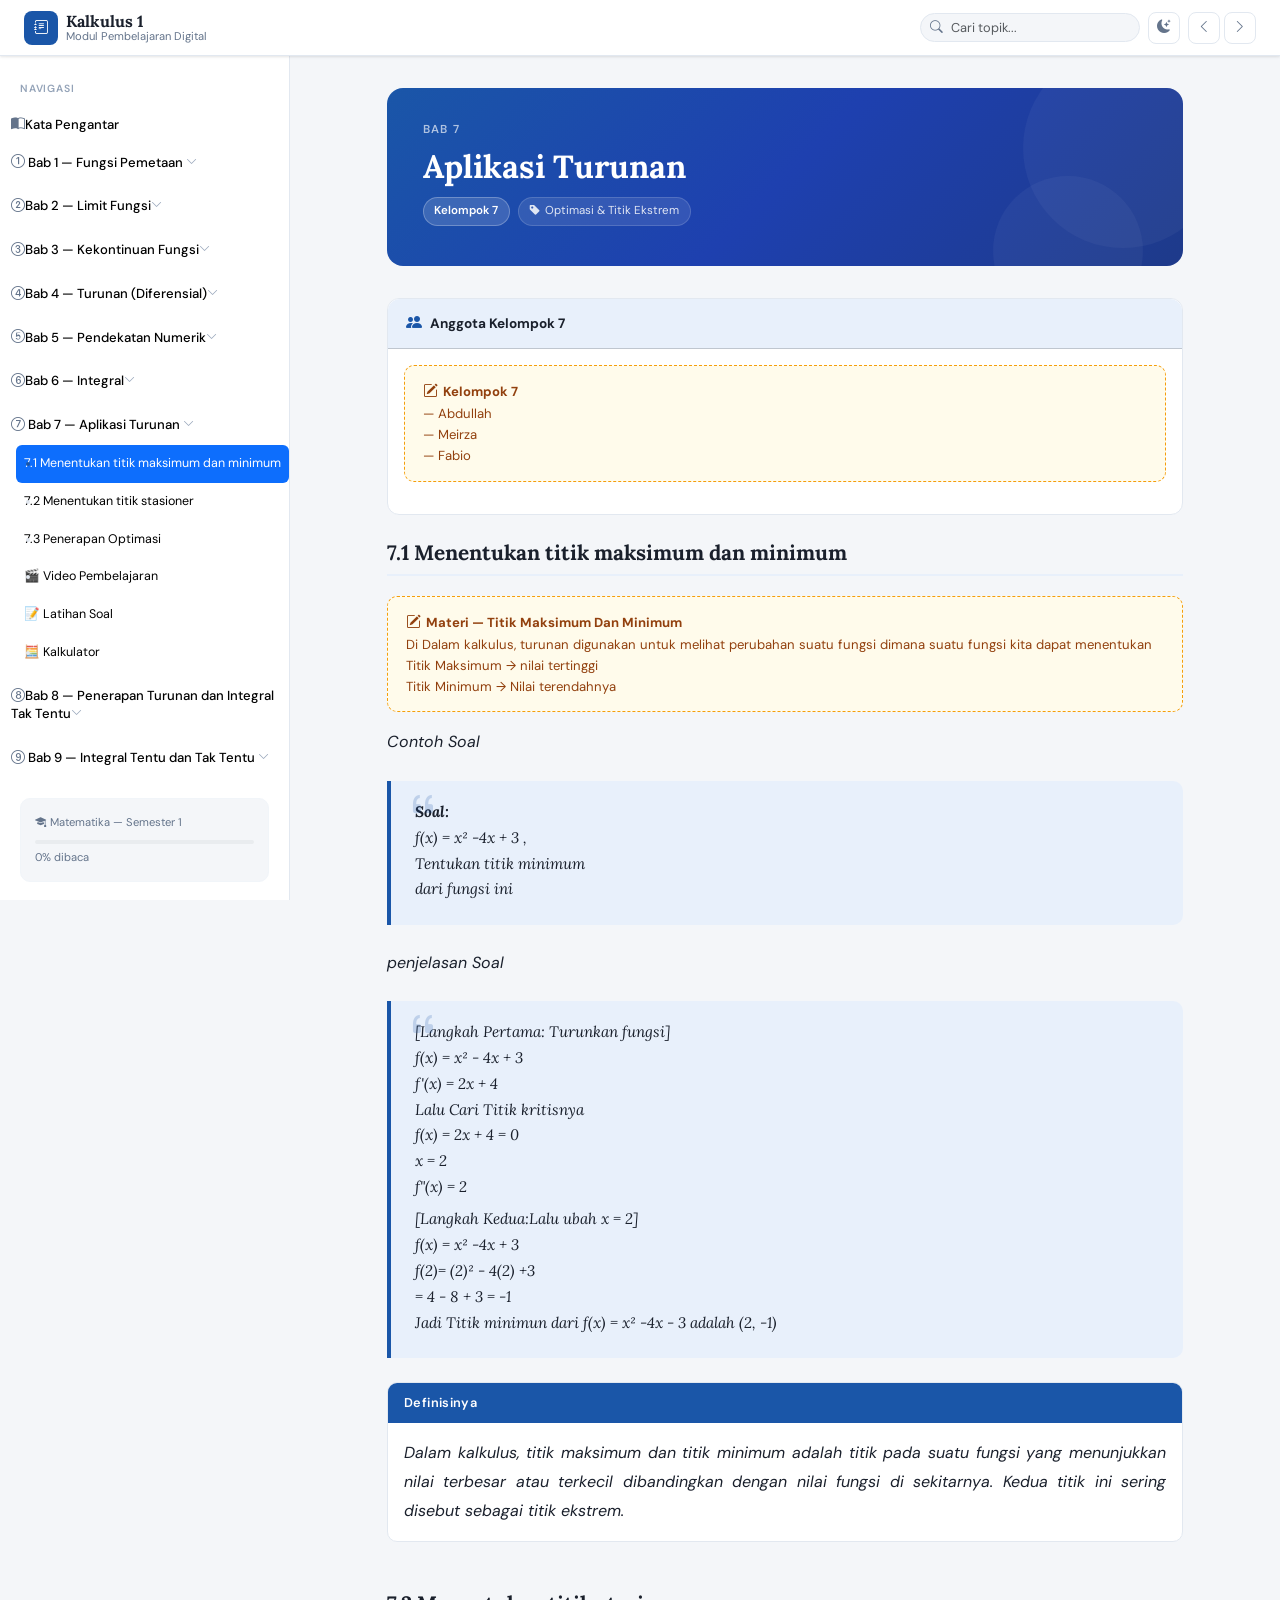
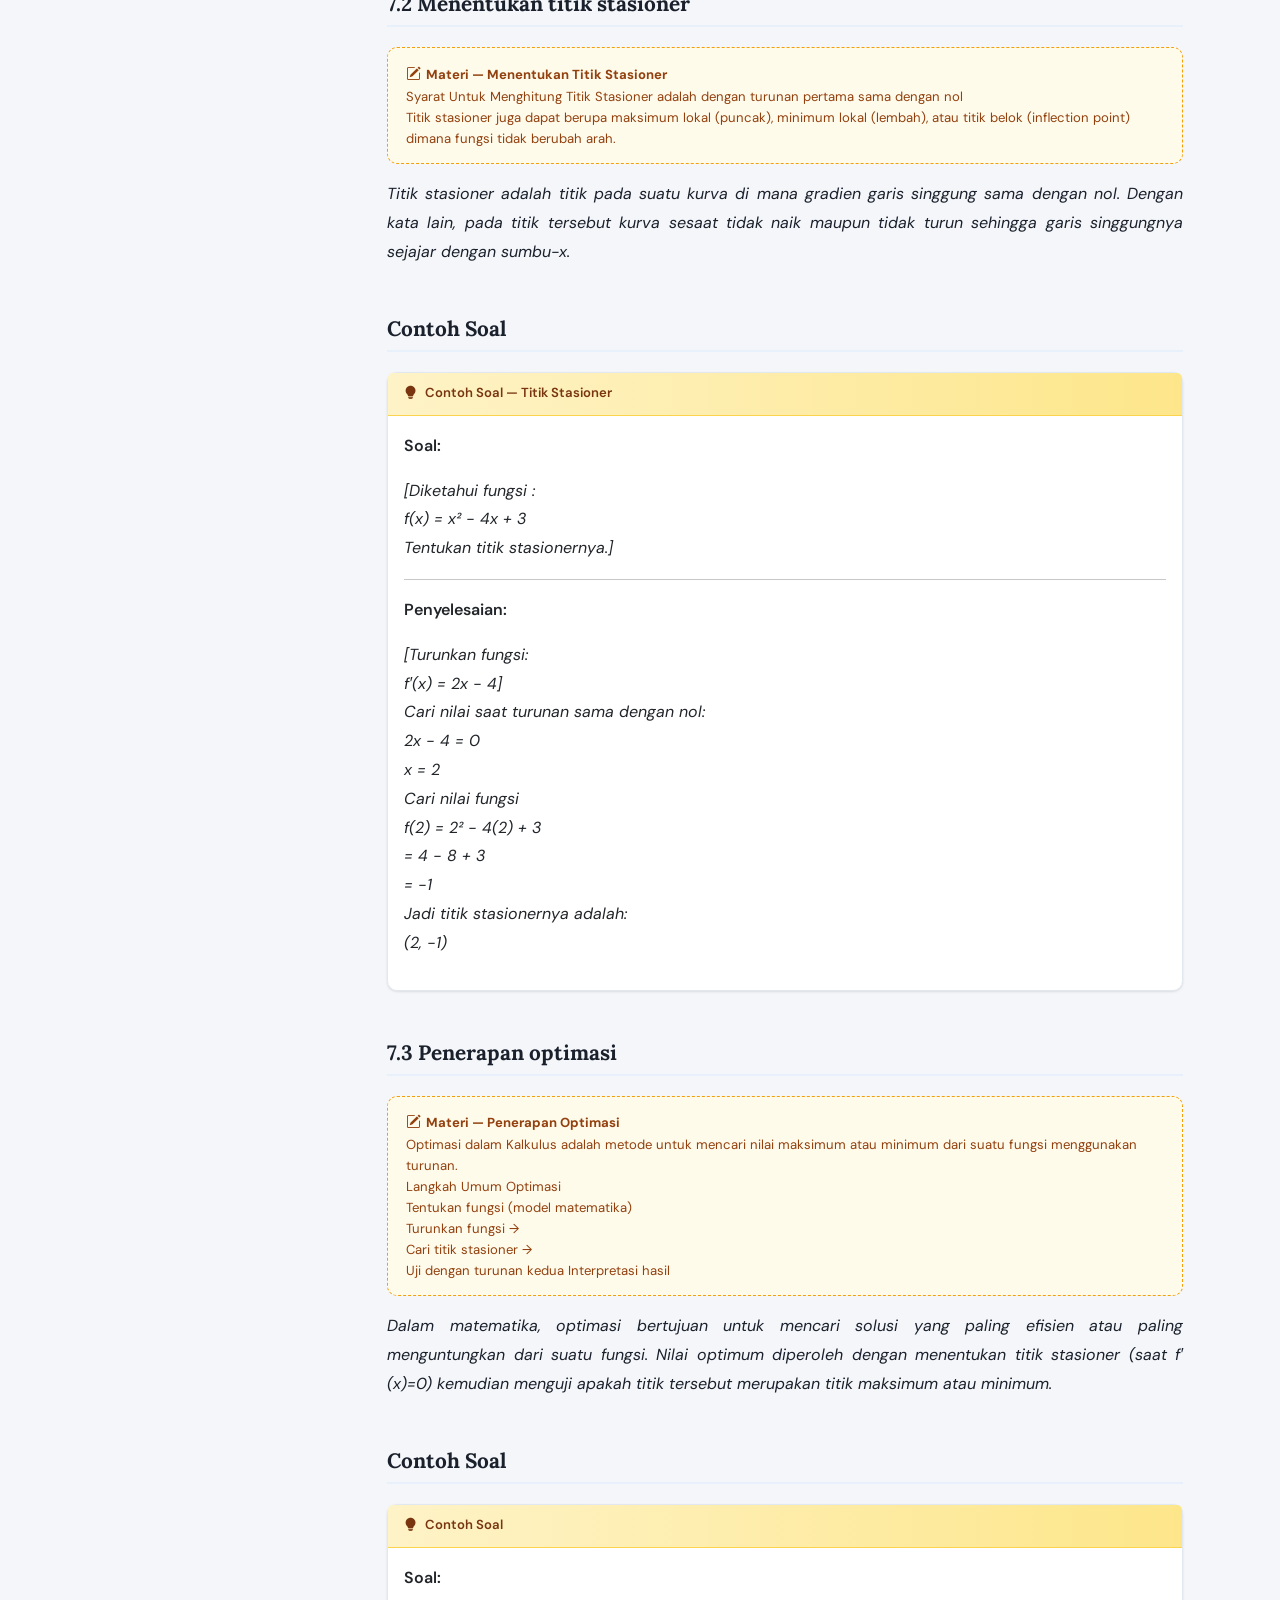
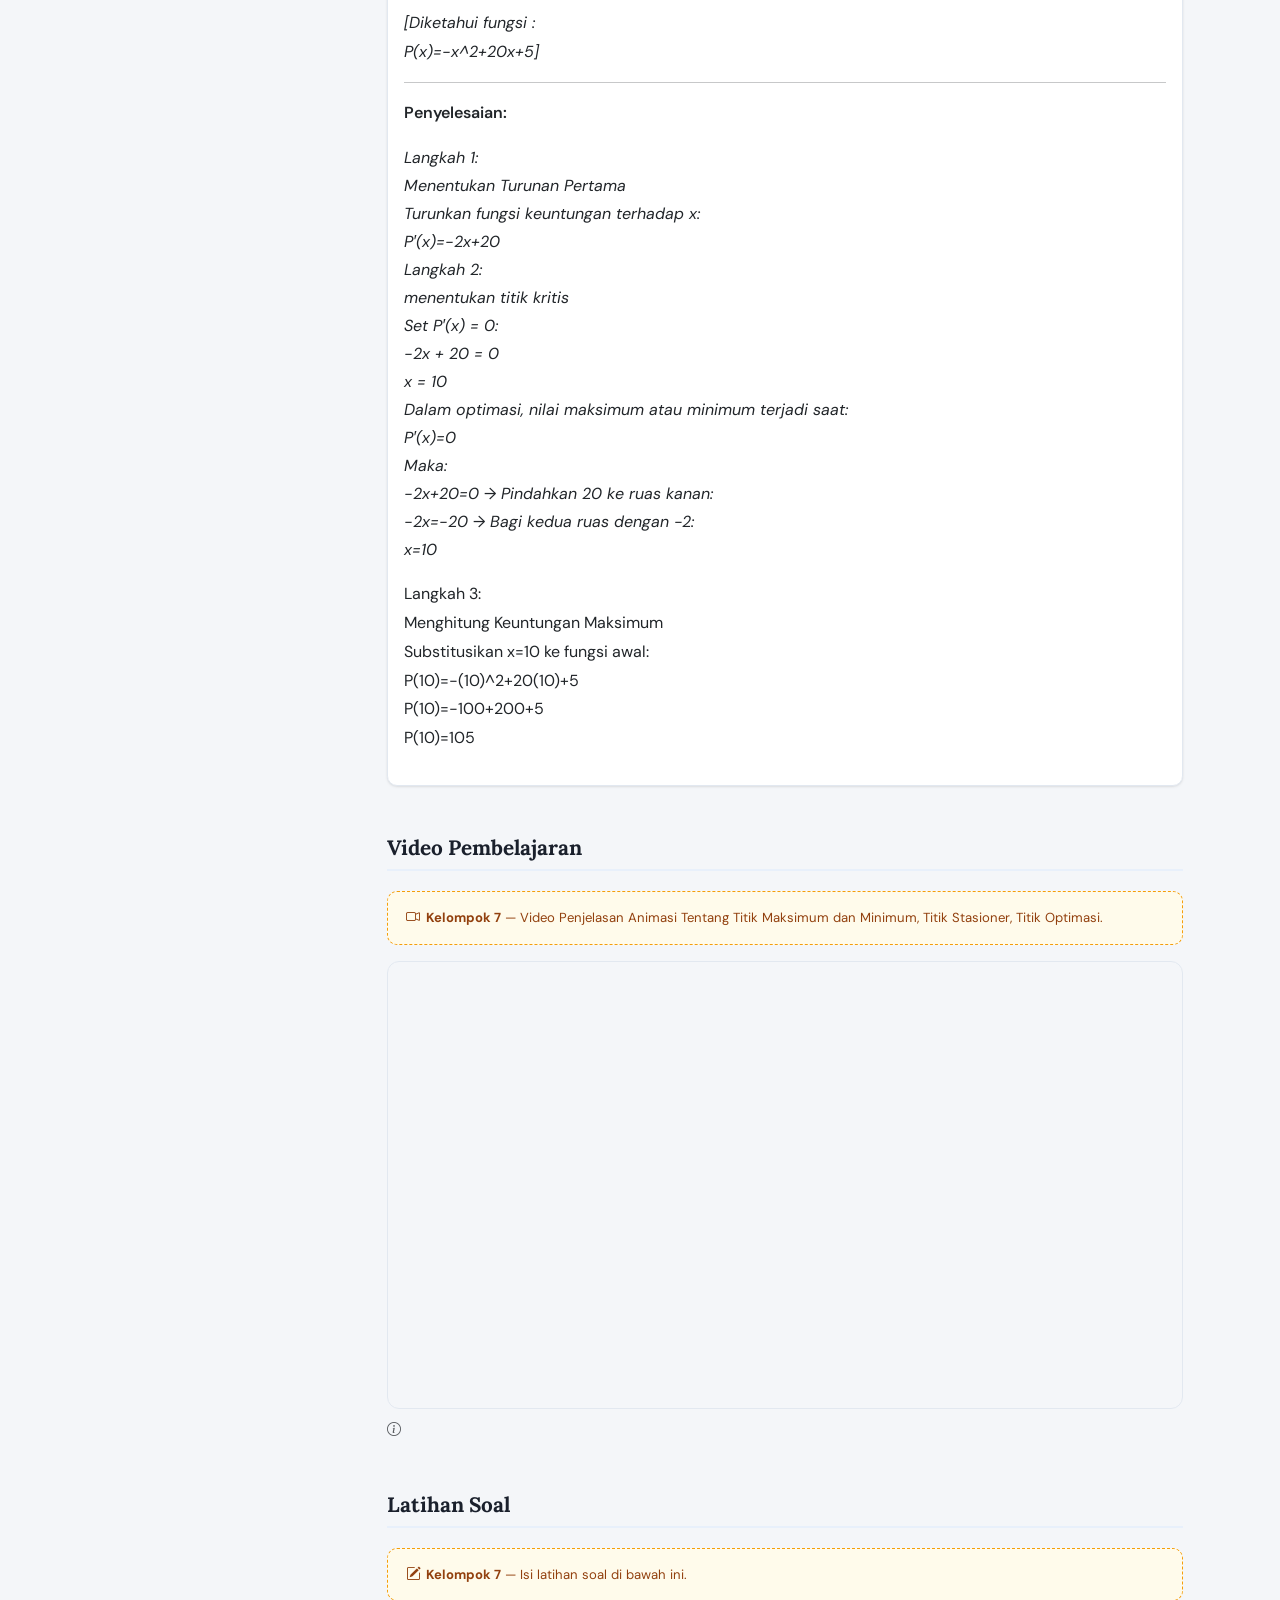
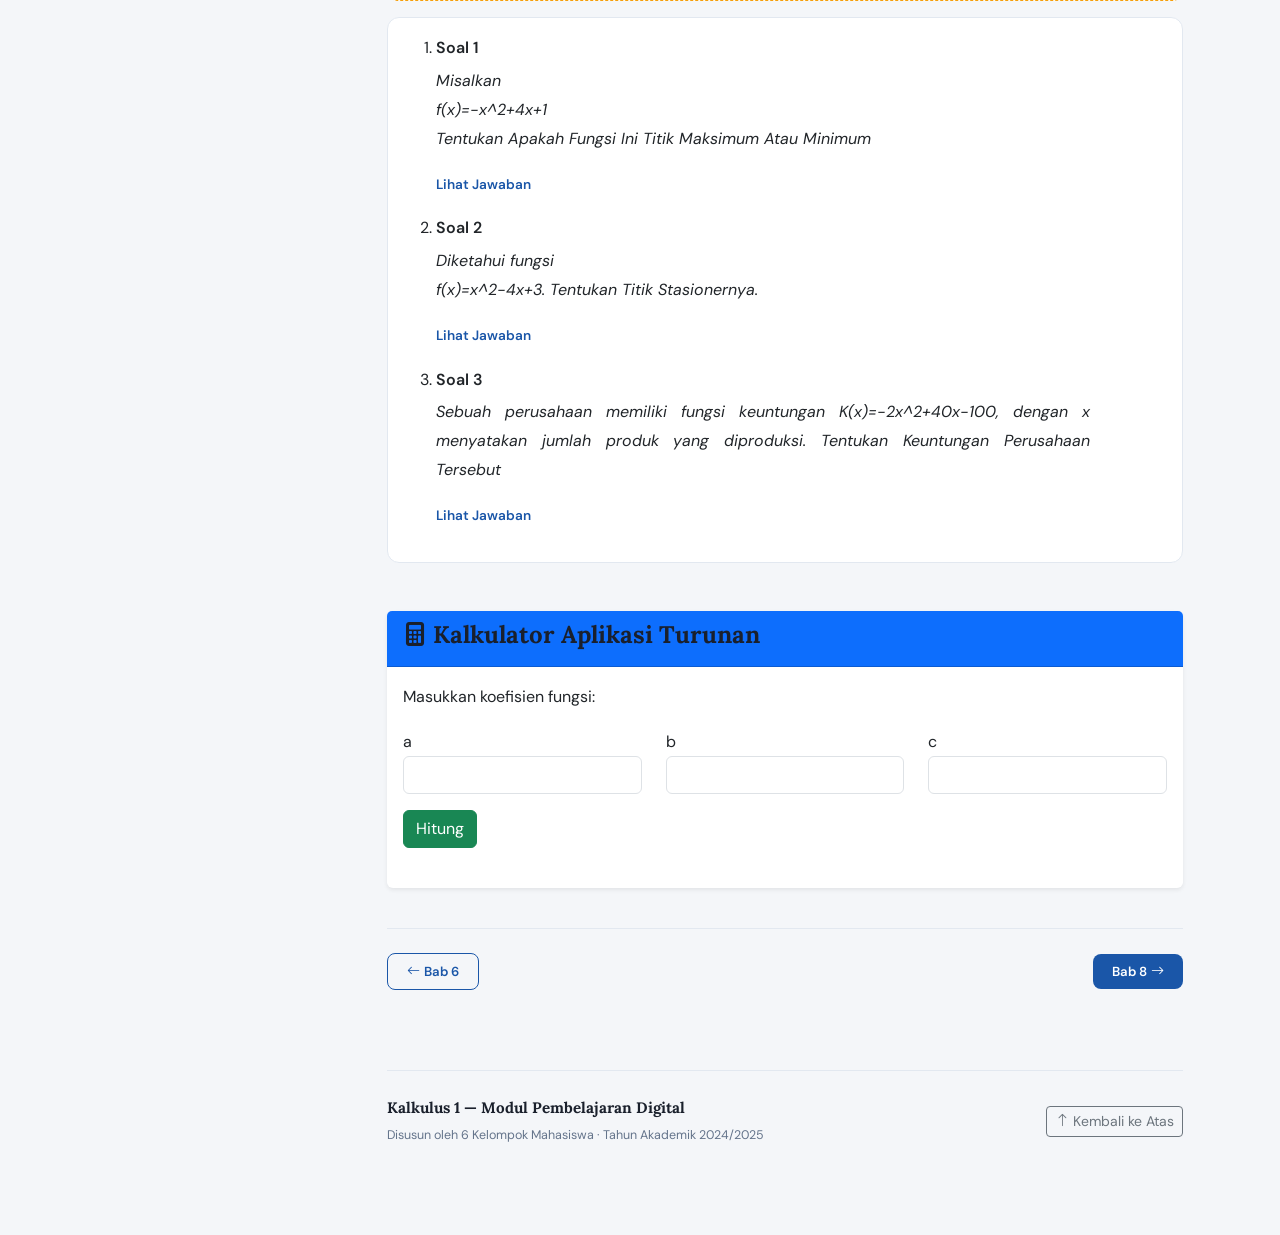
<file: pages/kelompok7.html>
<!DOCTYPE html>
<html lang="id" data-bs-theme="light">

<head>
  <meta charset="UTF-8" />
  <meta name="viewport" content="width=device-width, initial-scale=1.0" />
  <title>Bab 7 — Aplikasi Integral | Kalkulus 1</title>
  <link href="https://cdn.jsdelivr.net/npm/bootstrap@5.3.3/dist/css/bootstrap.min.css" rel="stylesheet" />
  <link href="https://cdn.jsdelivr.net/npm/bootstrap-icons@1.11.3/font/bootstrap-icons.min.css" rel="stylesheet" />
  <link
    href="https://fonts.googleapis.com/css2?family=Lora:ital,wght@0,400;0,600;0,700;1,400&family=DM+Sans:wght@300;400;500;600&family=JetBrains+Mono:wght@400;500&display=swap"
    rel="stylesheet" />
  <link rel="stylesheet" href="../style.css" />


</head>

<body data-bs-spy="scroll" data-bs-target="#sidebar-nav" data-bs-offset="80">
  <nav class="navbar navbar-expand-lg top-navbar sticky-top" id="topNavbar">
    <div class="container-fluid px-3 px-lg-4">
      <button class="btn btn-sm sidebar-toggle me-2 d-lg-none" type="button" data-bs-toggle="offcanvas"
        data-bs-target="#sidebarOffcanvas"><i class="bi bi-list"></i></button>
      <a class="navbar-brand d-flex align-items-center gap-2" href="../index.html">
        <span class="brand-icon"><i class="bi bi-journal-text"></i></span>
        <span class="brand-text"><span class="brand-title">Kalkulus 1</span><span
            class="brand-sub d-none d-md-inline">Modul Pembelajaran Digital</span></span>
      </a>
      <div class="ms-auto d-flex align-items-center gap-2">
        <div class="search-wrap d-none d-md-flex"><i class="bi bi-search search-icon"></i><input type="search"
            id="sidebarSearch" class="form-control form-control-sm search-input" placeholder="Cari topik..." /></div>
        <button class="btn btn-sm theme-toggle" id="themeToggle"><i class="bi bi-moon-stars-fill"
            id="themeIcon"></i></button>
        <div class="d-none d-lg-flex gap-1">
          <button class="btn btn-sm nav-arrow" id="prevChapterBtn"><i class="bi bi-chevron-left"></i></button>
          <button class="btn btn-sm nav-arrow" id="nextChapterBtn"><i class="bi bi-chevron-right"></i></button>
        </div>
      </div>
    </div>
  </nav>
  <div class="offcanvas offcanvas-start sidebar-offcanvas" tabindex="-1" id="sidebarOffcanvas">
    <div class="offcanvas-header">
      <h6 class="offcanvas-title"><i class="bi bi-journal-text me-2"></i>Kalkulus 1</h6><button type="button"
        class="btn-close" data-bs-dismiss="offcanvas"></button>
    </div>
    <div class="offcanvas-body p-0">
      <div class="sidebar-inner" id="sidebarInnerMobile"></div>
    </div>
  </div>
  <div class="main-wrapper">
     <aside class="sidebar d-none d-lg-flex flex-column" id="mainSidebar">
    <div class="sidebar-inner" id="sidebarInnerDesktop">
      <div class="sidebar-section-label">Navigasi</div>
      <nav id="sidebar-nav">
        <ul class="sidebar-menu list-unstyled mb-0" id="sidebarMenuDesktop">
          <li class="sidebar-item"><a href="../index.html#pengantar" class="sidebar-link"><i class="bi bi-book-half sidebar-link-icon"></i>Kata Pengantar</a></li>
          <li class="sidebar-item has-submenu">
            <a href="kelompok1.html" class="sidebar-link"><i class="bi bi-1-circle sidebar-link-icon"></i>
                Bab 1 — Fungsi Pemetaan
              </a>
              <ul class="submenu list-unstyled">
                <li><a href="#ch1-bilangan" class="submenu-link">1.1 Konsep Fungsi</a></li>
                <li><a href="#ch1-fungsi" class="submenu-link">1.2 Contoh Domain, Kodomain, dan Range</a></li>
                <li><a href="#ch1-representasi" class="submenu-link">1.3 Representasi Fungsi</a></li>
                <li><a href="#ch1-linear" class="submenu-link">1.4 Fungsi Linear dan Nonlinear</a></li>
                <li><a href="#ch1-komposisi" class="submenu-link">1.5 Komposisi Fungsi</a></li>
                <li><a href="#ch1-perubahan-input" class="submenu-link">1.6 Perubahan Input</a></li>
                <li><a href="#ch1-laju-perubahan" class="submenu-link">1.7 Laju Perubahan</a></li>
                <li><a href="#ch1-sensitivitas" class="submenu-link">1.8 Sensitivitas Fungsi Linear dan Kuadrat</a></li>
                <li><a href="#ch1-analisis" class="submenu-link">1.9 Analisis Numerik Sederhana</a></li>
                <li><a href="#ch1-contoh" class="submenu-link">💡 Contoh Soal</a></li>
                <li><a href="#ch1-video" class="submenu-link">🎬 Video Pembelajaran</a></li>
                <li><a href="#ch1-latihan" class="submenu-link">📝 Latihan Soal</a></li>
                <li><a href="#ch1-kalkulator" class="submenu-link">🧮 Kalkulator</a></li>
              </ul>
          </li>
          <li class="sidebar-item has-submenu">
            <a href="kelompok2.html" class="sidebar-link"><i class="bi bi-2-circle sidebar-link-icon"></i>Bab 2 — Limit Fungsi</a>
            <ul class="submenu list-unstyled overflow-auto pe-2 ">
              <li><a href="#ch2-Fungsi1" class="submenu-link">2.1 Fungsi Linear</a></li>
          
              <li><a href="#ch2-Fungsi2" class="submenu-link">2.2 Fungsi Kuadrat</a></li>
             
              <li><a href="#ch2-Fungsi3" class="submenu-link">2.3 Fungsi Eksponensial</a></li>

              <li><a href="#ch2-Pertumbuhan" class="submenu-link">2.4 Pertumbuhan Fungsi</a></li>
            
              <li><a href="#ch2-Meningkat" class="submenu-link">2.5 Fungsi Meningkat</a></li>

              <li><a href="#ch2-Menurun" class="submenu-link">2.6 Fungsi Menurun</a></li>

              <li><a href="#ch2-Stabilitas" class="submenu-link">2.7 Stabilitas Fungsi</a></li>

              <li><a href="#ch2-Stabil" class="submenu-link">2.8 Perubahan Stabil</a></li>
              
              <li><a href="#ch2-Tidak-stabil" class="submenu-link">2.9 Perubahan Tidak Stabil</a></li>

              <li><a href="#ch2-Kecil" class="submenu-link">2.10 Interpretasi Input Kecil</a></li>
              
              <li><a href="#ch2-Besar" class="submenu-link">2.11 Interprestasi lnput Besar</a></li>
              
              <li><a href="#ch2-Maksimum" class="submenu-link">2.12 Titik Kritis Maksimum</a></li>

              <li><a href="#ch2-Minimum" class="submenu-link">2.13 Titik Kritis Minimum</a></li>

              <li><a href="#ch2-Belok" class="submenu-link">2.14 Titik Belok</a></li>

              <li><a href="#ch2-Definisi" class="submenu-link">2.15 Definisi Limit</a></li>

              <li><a href="#ch2-Kiri" class="submenu-link">2.16 Limit Kiri dan Limit Kanan</a></li>

              <li><a href="#ch2-Sifat" class="submenu-link">2.17 Sifat-Sifat Limit</a></li>

              <li><a href="#ch2-Hingga" class="submenu-link">2.18 Limit Hingga dan Limit Tak HIngga</a></li>

              <li><a href="#ch2-Titik" class="submenu-link">2.19 Titik Kritis Fungsi dan Karakteristik Drafik</a></li>

              <li><a href="#ch2-Representasi" class="submenu-link">2.20 Representasi dan Metodologi Penentuan Limit</a></li>

              <li><a href="#ch2-interpretasi-perilaku" class="submenu-link">2.21 Interpretasi Perilaku Fungsi di Sekitar Titik Kritis</a></li>
              
              <li><a href="#ch2-video" class="submenu-link">🎬 Video Pembelajaran</a></li>
              <li><a href="#ch2-latihan" class="submenu-link">📝 Latihan Soal</a></li>
              <li><a href="#ch2-kalkulator" class="submenu-link">🧮 Kalkulator</a></li>
            </ul>
          </li>
          <li class="sidebar-item has-submenu">
            <a href="kelompok3.html" class="sidebar-link"><i
                  class="bi bi-3-circle sidebar-link-icon"></i>Bab 3 — Kekontinuan Fungsi</a>
              <ul class="submenu list-unstyled">
                <li><a href="#ch3-definisi" class="submenu-link">3.1 Limit Rasional & Irasional</a></li>
                <li><a href="#ch3-limit-tak-hingga" class="submenu-link">3.2 Limit Tak Hingga</a></li>
                <li><a href="#ch3-diskontinuitas" class="submenu-link">3.3 Diskontinuitas</a></li>
                <li><a href="#ch3-perilaku" class="submenu-link">3.4 Perilaku Limit sebagai Indikator Kestabilan</a></li>
                <li><a href="#ch3-stabilitas" class="submenu-link">3.5 Stabilitas Model Matematis</a></li>
                <li><a href="#ch3-evaluasi-limit-pada-titik-kritis" class="submenu-link">3.6 Evaluasi Limit pada Titik Kritis</a></li>
                <li><a href="#ch3-interpretasi-limit" class="submenu-link">3.7 Interpretasi dalam Permodelan</a></li>
                <li><a href="#ch3-contoh" class="submenu-link">💡 Contoh Soal</a></li>
                <li><a href="#ch3-video" class="submenu-link">🎬 Video Pembelajaran</a></li>
                <li><a href="#ch3-latihan" class="submenu-link">📝 Latihan Soal</a></li>
                <li><a href="#ch3-kalkulator" class="submenu-link">🧮 Kalkulator</a></li>
              </ul>
          </li>
          <li class="sidebar-item has-submenu">
            <a href="kelompok4.html" class="sidebar-link"><i
                  class="bi bi-4-circle sidebar-link-icon"></i>Bab 4 — Turunan (Diferensial)</a>
              <ul class="submenu list-unstyled">
                <li><a href="#ch4-definisi" class="submenu-link">4.1 Definisi Turunan</a></li>
                <li><a href="#ch4-aturan" class="submenu-link">4.2 Aturan Diferensiasi</a></li>
                <li><a href="#ch4-contoh" class="submenu-link">💡 Contoh Soal</a></li>
                <li><a href="#ch4-video" class="submenu-link">🎬 Video Pembelajaran</a></li>
                <li><a href="#ch4-latihan" class="submenu-link">📝 Latihan Soal</a></li>
                <li><a href="#ch4-kalkulator" class="submenu-link">🧮 Kalkulator</a></li>
              </ul>
          </li>
           <li class="sidebar-item has-submenu"><a href="kelompok5.html" class="sidebar-link"><i
                  class="bi bi-5-circle sidebar-link-icon"></i>Bab 5 — Pendekatan Numerik</a>
              <ul class="submenu list-unstyled">
                <li><a href="#ch5-max-min" class="submenu-link">5.1 Nilai Maksimum &amp; Minimum</a></li>
                <li><a href="#ch5-v2" class="submenu-link">5.2 Pendekatan Numerik Nilai True &amp; Galat (Error)</a></li>
                <li><a href="#ch5-v3" class="submenu-link">5.3 Kriteria Metode Numerik Yang Baik</a></li>
                <li><a href="#ch5-v4" class="submenu-link">5.4 Interpretasi Hasil Turunan Sebagai Laju Perubahan</a></li>
                <li><a href="#ch5-v5" class="submenu-link">5.5 Penerapan Turunan Numerik Dalam Bidang IT</a></li>
                <li><a href="#ch5-video" class="submenu-link">🎬 Video Pembelajaran</a></li>
                <li><a href="#ch5-contoh" class="submenu-link">📝 Latihan Soal</a></li>
                <li><a href="#ch5-kalkulator" class="submenu-link">🧮 Kalkulator</a></li>
              </ul>
            </li>
          <li class="sidebar-item has-submenu">
            <a href="kelompok6.html" class="sidebar-link"><i class="bi bi-6-circle sidebar-link-icon"></i>Bab 6 — Integral</a>
            <ul class="submenu list-unstyled">
              <li><a href="kelompok6.html#ch6-antiturunan" class="submenu-link">6.1 Antiturunan</a></li>
              <li><a href="kelompok6.html#ch6-integral-tentu" class="submenu-link">6.2 Integral Tentu</a></li>
              <li><a href="kelompok6.html#ch6-video" class="submenu-link">🎬 Video Pembelajaran</a></li>
              <li><a href="kelompok6.html#ch6-latihan" class="submenu-link">📝 Latihan Soal</a></li>
              <li><a href="kelompok6.html#ch6-kalkulator" class="submenu-link">🧮 Kalkulator</a></li>
            </ul>
          </li>
          <!-- chapter 7 -->
          <li class="sidebar-item has-submenu">
            <a href="kelompok7.html" class="sidebar-link active">
              
                <i class="bi bi-7-circle sidebar-link-icon"></i>
                Bab 7 — Aplikasi Turunan
              </a>
              <ul class="submenu list-unstyled">
                <li><a href="kelompok7.html#ch7-max-min" class="submenu-link">7.1 Menentukan titik maksimum dan minimum</a></li>
                <li><a href="kelompok7.html#ch7-optimasi" class="submenu-link">7.2 Menentukan titik stasioner</a></li>
                <li><a href="kelompok7.html#ch7-optimasi2" class="submenu-link">7.3 Penerapan Optimasi</a></li>
                <li><a href="kelompok7.html#ch7-video" class="submenu-link">🎬 Video Pembelajaran</a></li>
                <li><a href="kelompok7.html#ch7-latihan" class="submenu-link">📝 Latihan Soal</a></li>
                <li><a href="kelompok7.html#ch7-kalkulator" class="submenu-link">🧮 Kalkulator</a></li>
              </ul>
          </li>

          <!-- chapter 8 -->
          <li class="sidebar-item has-submenu">
              <a href="kelompok8.html" class="sidebar-link"><i class="bi bi-8-circle sidebar-link-icon"></i>Bab 8 — Penerapan Turunan dan Integral Tak Tentu</a>
              <ul class="submenu list-unstyled overflow-auto pe-2 ">
                <li><a href="#ch8-penerapan_turunan" class="submenu-link">8.1 Penerapan Turunan</a></li>
                <li><a href="#ch8-evaluasi_dengan_metode_berbeda" class="submenu-link">8.2 Evaluasi Dengan Metode Berbeda</a></li>
                <li><a href="#ch8-pengambilan_keputusan" class="submenu-link">8.3 Pengambilan Keputusan Matematis</a></li>
                <li><a href="#ch8-integral_tak_tentu" class="submenu-link">8.4 Integral Tak Tentu</a></li>
                <li><a href="#ch8-hubungan_integral_dan_turunan" class="submenu-link">8.5 Hubungan Integral dan Turunan</a></li>
                <li><a href="#ch8-interpretasi_konstanta_integrasi" class="submenu-link">8.6 Interpretasi Konstanta Integrasi</a></li>
                <li><a href="#ch8-integral_tak_tentu_Konsep_akumulasi_perubahan" class="submenu-link">8.7 Integral Tak Tentu Dalam Konsep Akumulasi Perubahan</a></li>
                <li><a href="#ch8-videoPenerapanTurunan" class="submenu-link">🎬 Video Materi Penerapan Turunan</a></li>
                <li><a href="#ch8-videoIntegralTakTentu" class="submenu-link">🎬 Video Materi Integral Tak Tentu</a></li>
                <li><a href="#ch8-latihan" class="submenu-link">📝 Latihan Soal</a></li>
                <li><a href="#ch8-kalkulatorPenerapanTurunan" class="submenu-link">🧮 Kalkulator Penerapan Turunan</a></li>
                <li><a href="#ch8-kalkulatorIntegralTakTentu" class="submenu-link">🧮 Kalkulator Integral Tak Tentu</a></li>
              </ul>
            </li>

          <!-- chapter 9 -->
          <li class="sidebar-item has-submenu">
            <a href="kelompok9.html" class="sidebar-link">
              <i class="bi bi-9-circle sidebar-link-icon"></i>
                Bab 9 — Integral Tentu dan Tak Tentu
              </a>
              <ul class="submenu list-unstyled">
                <li><a href="kelompok9.html#ch9-antiturunan" class="submenu-link">9.1 Integral Tentu dan Tak Tentu</a>
                </li>
                <li><a href="kelompok9.html#ch9-integral-tentu" class="submenu-link">9.2 Pendekatan Data Kontinu</a>
                </li>
                <li><a href="kelompok9.html#ch9-video" class="submenu-link">🎬 Video Pembelajaran</a></li>
                <li><a href="kelompok9.html#ch9-latihan" class="submenu-link">📝 Latihan Soal</a></li>
                <li><a href="kelompok9.html#ch9-kalkulator" class="submenu-link">🧮 Kalkulator</a></li>
              </ul>
          </li>
        </ul>
      </nav>
      <div class="sidebar-footer">
        <div class="sidebar-footer-text"><i class="bi bi-mortarboard-fill me-1"></i>Matematika — Semester 1</div>
        <div class="progress sidebar-progress mt-2"><div class="progress-bar" id="readingProgress" role="progressbar" style="width: 0%"></div></div>
        <div class="sidebar-footer-text mt-1" id="progressLabel">0% dibaca</div>
      </div>
    </div>
  </aside>


    <main class="content-area" id="mainContent">
      <div class="content-inner">
        <section id="chapter-7" class="content-section chapter-section" style="border-top:none; padding-top:2rem;">
          <div class="chapter-header">
            <div class="chapter-number">Bab 7</div>
            <h2 class="chapter-title">Aplikasi Turunan</h2>
            <p class="chapter-meta">
              <span class="chapter-group-badge">Kelompok 7</span>
              <span class="chapter-topic-badge"><i class="bi bi-tag-fill me-1"></i>Optimasi &amp; Titik Ekstrem</span>
            </p>
            <p class="chapter-desc"Turunan (derivative) adalah konsep dalam kalkulus yang digunakan untuk mengetahui laju perubahan suatu fungsi terhadap variabelnya.</p>
          </div>

          <div class="card mb-4"
            style="border-color: var(--clr-border); border-radius:12px; background: var(--clr-surface);">
            <div class="card-header"
              style="background: var(--clr-primary-light); border-radius:12px 12px 0 0; padding:.65rem 1.1rem;">
              <i class="bi bi-people-fill me-2" style="color:var(--clr-primary);"></i><strong
                style="font-size:.85rem; color:var(--clr-text);">Anggota Kelompok 7</strong>
            </div>
            <div class="card-body py-3">
              <div class="placeholder-notice">
                <i class="bi bi-pencil-square"></i><strong>Kelompok 7</strong>
                <br>
                — Abdullah<br>
                — Meirza<br>
                — Fabio<br>
              </div>
            </div>
          </div>

          <div id="ch7-max-min">
            <h3 class="subsection-title">7.1 Menentukan titik maksimum dan minimum</h3>
            <div class="placeholder-notice"><i class="bi bi-pencil-square"></i><strong>Materi — Titik Maksimum Dan Minimum</strong>
              <br>Di Dalam kalkulus, turunan digunakan untuk melihat perubahan suatu fungsi dimana suatu fungsi kita dapat menentukan
              <br> Titik Maksimum → nilai tertinggi
              <br>Titik Minimum → Nilai terendahnya
            </div>
            <p><em>Contoh Soal</em></p>
          </div>

          <blockquote class="blockquote-def">
            <i class="bi bi-quote quote-icon"></i>
            <p><strong>Soal:</strong><br>f(x) = x² -4x + 3 ,<br> Tentukan titik minimum <br> dari fungsi ini</p>
          </blockquote>

          <p><em>penjelasan Soal</em></p>

          <blockquote class="blockquote-def">
            <i class="bi bi-quote quote-icon"></i>
            <p><em>[Langkah Pertama: Turunkan fungsi]<br>f(x) = x² - 4x + 3<br>f'(x) = 2x + 4<br> Lalu Cari Titik kritisnya<br>f(x) = 2x + 4 = 0 <br> x = 2<br> f"(x) = 2</em></p>
            <p><em>[Langkah Kedua:Lalu ubah x = 2]<br>f(x)  = x² -4x + 3<br>f(2)= (2)² - 4(2) +3<br>= 4 - 8 + 3 = -1 <br>Jadi Titik minimun dari f(x) = x² -4x - 3 adalah (2, -1)</em></p>
          </blockquote>

          <div class="concept-card mt-3">
            <div class="concept-card-header">Definisinya</div>
            <div class="concept-card-body">
              <p class="mb-0"><em>Dalam kalkulus, titik maksimum dan titik minimum adalah titik pada suatu fungsi yang menunjukkan nilai terbesar atau terkecil dibandingkan dengan nilai fungsi di sekitarnya. Kedua titik ini sering disebut sebagai titik ekstrem.</em></p>
            </div>
          </div>

          <div id="ch7-optimasi" class="mt-5">
            <h3 class="subsection-title">7.2 Menentukan titik stasioner</h3>
            <div class="placeholder-notice"><i class="bi bi-pencil-square"></i><strong>Materi — Menentukan Titik Stasioner</strong>
              <br>Syarat Untuk Menghitung Titik Stasioner adalah dengan turunan pertama sama dengan nol
              <br> Titik stasioner juga dapat berupa maksimum lokal (puncak), minimum lokal (lembah), atau titik belok (inflection point) dimana fungsi tidak berubah arah.
            </div>
            <p><em>Titik stasioner adalah titik pada suatu kurva di mana gradien garis singgung sama dengan nol. Dengan kata lain, pada titik tersebut kurva sesaat tidak naik maupun tidak turun sehingga garis singgungnya sejajar dengan sumbu-x.</em></p>
          </div>

          <div id="ch7-contoh" class="mt-5">
            <h3 class="subsection-title">Contoh Soal</h3>

            <div class="card example-card mt-3">
              <div class="card-header example-card-header"><i class="bi bi-lightbulb-fill me-2"></i>Contoh Soal — Titik Stasioner</div>
              <div class="card-body">
                <p class="fw-semibold">Soal:</p>
                <p><em>[Diketahui fungsi : <br> f(x) = x² − 4x + 3 <br> Tentukan titik stasionernya.]</em></p>
                <hr />
                <p class="fw-semibold">Penyelesaian:</p>
                <p><em>[Turunkan fungsi: <br>f′(x) = 2x − 4] <br> Cari nilai saat turunan sama dengan nol: <br> 2x − 4 = 0 <br> x = 2 <br> Cari nilai fungsi<br>f(2) = 2² − 4(2) + 3 <br> = 4 − 8 + 3<br>= −1 <br> Jadi titik stasionernya adalah:<br>(2, −1)</em></p>
              </div>
            </div>

            

          <div id="ch7-optimasi2" class="mt-5">
            <h3 class="subsection-title">7.3 Penerapan optimasi</h3>
            <div class="placeholder-notice"><i class="bi bi-pencil-square"></i><strong>Materi — Penerapan Optimasi</strong>
              <br>Optimasi dalam Kalkulus adalah metode untuk mencari nilai maksimum atau minimum dari suatu fungsi menggunakan turunan.
              <br>Langkah Umum Optimasi
              <br>Tentukan fungsi (model matematika)
              <br>Turunkan fungsi → 
              <br>Cari titik stasioner → 
              <br>Uji dengan turunan kedua Interpretasi hasil
            </div>
            <p><em>Dalam matematika, optimasi bertujuan untuk mencari solusi yang paling efisien atau paling menguntungkan dari suatu fungsi. Nilai optimum diperoleh dengan menentukan titik stasioner (saat f′(x)=0) kemudian menguji apakah titik tersebut merupakan titik maksimum atau minimum.</em></p>
          </div>

          <div id="ch7-contoh2" class="mt-5">
            <h3 class="subsection-title">Contoh Soal</h3>

            <div class="card example-card mt-3">
              <div class="card-header example-card-header"><i class="bi bi-lightbulb-fill me-2"></i>Contoh Soal</div>
              <div class="card-body">
                <p class="fw-semibold">Soal:</p>
                <p><em>[Diketahui fungsi : <br> P(x)=−x^2+20x+5]</em></p>
                <hr />
                <p class="fw-semibold">Penyelesaian:</p>
                <p><em>
                  <div>Langkah 1: <br>Menentukan Turunan Pertama<br>Turunkan fungsi keuntungan terhadap x:<br>P′(x)=−2x+20<br></div>
                  <div>Langkah 2: <br>menentukan titik kritis<br>Set P′(x) = 0:<br>−2x + 20 = 0<br>x = 10 <br>Dalam optimasi, nilai maksimum atau minimum terjadi saat:<br>P′(x)=0 <br> Maka:<br>−2x+20=0 → Pindahkan 20 ke ruas kanan: <br> −2x=−20 → Bagi kedua ruas dengan -2:<br>x=10</div>
                </em></p>
                <p>Langkah 3: <br> Menghitung Keuntungan Maksimum <br> Substitusikan x=10 ke fungsi awal:<br>P(10)=−(10)^2+20(10)+5<br>P(10)=−100+200+5<br>P(10)=105</p>
              </div>
            </div>

          

          <div id="ch7-video" class="mt-5">
            <h3 class="subsection-title">Video Pembelajaran</h3>
            <div class="placeholder-notice"><i class="bi bi-camera-video"></i><strong>Kelompok 7</strong> — Video Penjelasan Animasi Tentang Titik Maksimum dan Minimum, Titik Stasioner, Titik Optimasi.</div>
            <div class="ratio ratio-16x9 mt-3"
              style="border-radius:12px; overflow:hidden; border:1px solid var(--clr-border);">
              <iframe src="https://www.youtube.com/embed/JWV6eq8aZmU" title="Video Pembelajaran Bab 7" allowfullscreen
                style="border:0;"></iframe>
            </div>
            <p class="text-muted small mt-2"><i class="bi bi-info-circle me-1"></i></p>
          </div>

          <div id="ch7-latihan" class="mt-5">
            <h3 class="subsection-title">Latihan Soal</h3>
            <div class="placeholder-notice"><i class="bi bi-pencil-square"></i><strong>Kelompok 7</strong> — Isi latihan
              soal di bawah ini.</div>
            <div class="card"
              style="border-color:var(--clr-border); border-radius:12px; background:var(--clr-surface);">
              <div class="card-body">
                <ol class="mb-0" style="text-align:left; display:inline-block; margin-left:auto; margin-right:auto; max-width:90%;">
                  <li class="mb-3">
                    <p class="fw-semibold mb-1">Soal 1</p>
                    <p><em>Misalkan <br> f(x)=−x^2+4x+1 <br> Tentukan Apakah Fungsi Ini Titik Maksimum Atau Minimum </em></p>
                    <details class="mt-2">
                      <summary style="cursor:pointer; color:var(--clr-primary); font-size:.85rem; font-weight:600; display:inline-block;">
                        Lihat Jawaban</summary>
                      <div class="mt-2 p-3"
                        style="background:var(--clr-primary-light); border-radius:8px; font-size:.85rem;"><em>Langkah Pertama <br> Turunan pertama <br> f′(x)=−2x+4. <br> Langkah kedua <br> Titik Kritis diperoleh dari <br> −2x+4=0 <br> x=2 <br> Langkah Ketiga <br>  Menentukan nilai fungsi <br> f(2)=−(2)^2+4(2)+1= <br> −4+8+1= 5 <br> Jadi Koordinat titiknya adalah (2,5). <br> Karena turunan kedua negatif, maka titik (2,5) merupakan <b>titik maksimum.</b></em></div>
                    </details>
                  </li>
                  <li class="mb-3">
                    <p class="fw-semibold mb-1">Soal 2</p>
                    <p><em>Diketahui fungsi <br> f(x)=x^2−4x+3. Tentukan Titik Stasionernya.</em></p>
                    <details class="mt-2">
                      <summary style="cursor:pointer; color:var(--clr-primary); font-size:.85rem; font-weight:600; display:inline-block;">
                        Lihat Jawaban</summary>
                      <div class="mt-2 p-3"
                        style="background:var(--clr-primary-light); border-radius:8px; font-size:.85rem;"><em>Langkah Pertama <br> Turunkan Fungsi Turunan Pertama: <br> f′(x)=2x−4. <br> Tentukan titik stasioner: <br> 2x−4=0 <br> x=2. <br> Jadi Titik Stasionernya adalah <b>2</b></em></div>
                    </details>
                  </li>
                  <li class="mb-3">
                    <p class="fw-semibold mb-1">Soal 3</p>
                    <p><em>Sebuah perusahaan memiliki fungsi keuntungan K(x)=−2x^2+40x−100, dengan x menyatakan jumlah produk yang diproduksi. Tentukan Keuntungan Perusahaan Tersebut</em></p>
                    <details class="mt-2">
                      <summary style="cursor:pointer; color:var(--clr-primary); font-size:.85rem; font-weight:600; display:inline-block;">
                        Lihat Jawaban</summary>
                      <div class="mt-2 p-3"
                        style="background:var(--clr-primary-light); border-radius:8px; font-size:.85rem;"><em>Langkah Pertama <br> Turunan pertama: K′(x)=−4x+40. <br> Langkah Kedua <br> Cari Titik Kritisnya(x) <br> Menentukan titik Kritis: <br> −4x+40=0 <br> x=10. <br> Jadi Karena turunan kedua bernilai negatif, maka keuntungan mencapai nilai maksimum saat perusahaan memproduksi 10 unit. <br> Keuntungan Maksimumnya Adalah <br> Keuntungan maksimum adalah <br> <b>K(10)=−2(10)^2+40(10)−100 = 100. </b> </em></div>
                    </details>
                  </li>
                </ol>
              </div>
            </div>
          </div>

              <div id="ch7-kalkulator" class="mt-5">
    <div class="card shadow-sm border-0">
        <div class="card-header bg-primary text-white">
            <h4>
                <i class="bi bi-calculator-fill"></i>
                Kalkulator Aplikasi Turunan
            </h4>
        </div>

        <div class="card-body">

            <p>Masukkan koefisien fungsi:</p>

            <div class="row">

                <div class="col-md-4">
                    <label>a</label>
                    <input type="number" id="a" class="form-control">
                </div>

                <div class="col-md-4">
                    <label>b</label>
                    <input type="number" id="b" class="form-control">
                </div>

                <div class="col-md-4">
                    <label>c</label>
                    <input type="number" id="c" class="form-control">
                </div>

            </div>

            <button class="btn btn-success mt-3" onclick="hitungTurunan()">
                Hitung
            </button>

            <div id="hasilTurunan" class="mt-4"></div>

        </div>
    </div>
</div>
<div class="chapter-nav-bottom">
            <a href="kelompok6.html" class="btn btn-chapter-nav-outline"><i class="bi bi-arrow-left me-1"></i> Bab 6</a>
            <a href="kelompok8.html" class="btn btn-chapter-nav">Bab 8 <i class="bi bi-arrow-right ms-1"></i></a>
          </div>
        </section>
        <footer class="content-footer">
          <div class="row g-3 align-items-center">
            <div class="col-md-8">
              <div class="footer-title">Kalkulus 1 — Modul Pembelajaran Digital</div>
              <div class="footer-meta">Disusun oleh 6 Kelompok Mahasiswa · Tahun Akademik 2024/2025</div>
            </div>
            <div class="col-md-4 text-md-end"><a href="#chapter-6" class="btn btn-sm btn-outline-secondary"><i
                  class="bi bi-arrow-up me-1"></i>Kembali ke Atas</a></div>
          </div>
        </footer>
      </div>
    </main>
  </div>
  <script src="https://cdn.jsdelivr.net/npm/bootstrap@5.3.3/dist/js/bootstrap.bundle.min.js"></script>
  <script src="../script.js"></script>
</body>

</html>
</file>
<file: style.css>
/* ═══════════════════════════════════════════════════
   KALKULUS 1 — MODUL DIGITAL
   Custom CSS (Bootstrap 5 is primary framework)
   Font: Lora (headings) + DM Sans (body) + JetBrains Mono (code)
═══════════════════════════════════════════════════ */

/* ── CSS Variables ─────────────────────────────── */
:root {
  --sidebar-width: 290px;
  --navbar-height: 56px;

  /* Academic blue palette */
  --clr-primary:       #1a56a8;
  --clr-primary-light: #e8f0fb;
  --clr-primary-hover: #154494;
  --clr-accent:        #e85d04;
  --clr-accent-light:  #fff3ec;

  /* Layout */
  --clr-bg:            #f4f6f9;
  --clr-surface:       #ffffff;
  --clr-sidebar-bg:    #ffffff;
  --clr-border:        #e2e8f0;
  --clr-border-light:  #f1f5f9;

  /* Text */
  --clr-text:          #1a202c;
  --clr-text-muted:    #64748b;
  --clr-text-light:    #94a3b8;

  /* Chapter header */
  --clr-chapter-bg:    linear-gradient(135deg, #1a56a8 0%, #1e40af 50%, #1e3a8a 100%);

  /* Shadows */
  --shadow-sm:         0 1px 3px rgba(0,0,0,.08), 0 1px 2px rgba(0,0,0,.04);
  --shadow-md:         0 4px 12px rgba(0,0,0,.08), 0 2px 4px rgba(0,0,0,.04);
  --shadow-lg:         0 10px 25px rgba(0,0,0,.1), 0 4px 8px rgba(0,0,0,.06);

  /* Transitions */
  --trans: .2s ease;
}

/* Dark Mode Variables */
[data-bs-theme="dark"] {
  --clr-bg:            #0f172a;
  --clr-surface:       #1e293b;
  --clr-sidebar-bg:    #1e293b;
  --clr-border:        #334155;
  --clr-border-light:  #1e293b;
  --clr-text:          #e2e8f0;
  --clr-text-muted:    #94a3b8;
  --clr-text-light:    #64748b;
  --clr-primary-light: #1e3a6e;
  --clr-chapter-bg:    linear-gradient(135deg, #1e3a8a 0%, #1a56a8 100%);
}

/* ── Base ──────────────────────────────────────── */
*,*::before,*::after { box-sizing: border-box; }

html {
  scroll-behavior: smooth;
  scroll-padding-top: calc(var(--navbar-height) + 12px);
}

body {
  font-family: 'DM Sans', sans-serif;
  font-size: 1rem;
  line-height: 1.75;
  color: var(--clr-text);
  background: var(--clr-bg);
  -webkit-font-smoothing: antialiased;
}

h1,h2,h3,h4,h5,h6 {
  font-family: 'Lora', Georgia, serif;
  font-weight: 700;
  color: var(--clr-text);
  line-height: 1.3;
}

code, pre, kbd, .formula-display {
  font-family: 'JetBrains Mono', 'Fira Code', monospace;
}

/* ── TOP NAVBAR ────────────────────────────────── */
.top-navbar {
  height: var(--navbar-height);
  background: var(--clr-surface);
  border-bottom: 1px solid var(--clr-border);
  box-shadow: var(--shadow-sm);
  z-index: 1030;
}

.brand-icon {
  display: flex;
  align-items: center;
  justify-content: center;
  width: 34px;
  height: 34px;
  background: var(--clr-primary);
  color: #fff;
  border-radius: 8px;
  font-size: .9rem;
  flex-shrink: 0;
}

.brand-text {
  display: flex;
  flex-direction: column;
  line-height: 1.15;
}

.brand-title {
  font-family: 'Lora', serif;
  font-weight: 700;
  font-size: 1rem;
  color: var(--clr-text);
}

.brand-sub {
  font-size: .7rem;
  color: var(--clr-text-muted);
  font-weight: 400;
}

/* Search */
.search-wrap {
  position: relative;
  align-items: center;
}

.search-icon {
  position: absolute;
  left: 10px;
  color: var(--clr-text-muted);
  font-size: .8rem;
  pointer-events: none;
}

.search-input {
  padding-left: 30px;
  width: 220px;
  border-radius: 20px;
  border-color: var(--clr-border);
  background: var(--clr-bg);
  font-size: .8rem;
  transition: var(--trans);
}

.search-input:focus {
  width: 260px;
  border-color: var(--clr-primary);
  background: var(--clr-surface);
  box-shadow: 0 0 0 3px rgba(26,86,168,.12);
}

/* Navbar buttons */
.theme-toggle,
.nav-arrow,
.sidebar-toggle {
  width: 32px;
  height: 32px;
  padding: 0;
  display: flex;
  align-items: center;
  justify-content: center;
  border-radius: 8px;
  border: 1px solid var(--clr-border);
  background: var(--clr-surface);
  color: var(--clr-text-muted);
  font-size: .85rem;
  transition: var(--trans);
}

.theme-toggle:hover,
.nav-arrow:hover,
.sidebar-toggle:hover {
  background: var(--clr-primary-light);
  color: var(--clr-primary);
  border-color: var(--clr-primary);
}


/* ── MAIN LAYOUT ───────────────────────────────── */
.main-wrapper {
  display: flex;
  min-height: calc(100vh - var(--navbar-height));
}


/* ── SIDEBAR ───────────────────────────────────── */
.sidebar {
  width: var(--sidebar-width);
  flex-shrink: 0;
  position: sticky;
  top: var(--navbar-height);
  height: calc(100vh - var(--navbar-height));
  background: var(--clr-sidebar-bg);
  border-right: 1px solid var(--clr-border);
  overflow: hidden;
}

.sidebar-inner {
  height: 100%;
  overflow-y: auto;
  padding: 1.25rem 0 1rem;
  scrollbar-width: thin;
  scrollbar-color: var(--clr-border) transparent;
}

.sidebar-inner::-webkit-scrollbar { width: 4px; }
.sidebar-inner::-webkit-scrollbar-track { background: transparent; }
.sidebar-inner::-webkit-scrollbar-thumb { background: var(--clr-border); border-radius: 4px; }

.sidebar-section-label {
  font-size: .65rem;
  font-weight: 600;
  letter-spacing: .08em;
  text-transform: uppercase;
  color: var(--clr-text-light);
  padding: .25rem 1.25rem .5rem;
}

/* Sidebar Menu */
.sidebar-menu { padding: 0; }

.sidebar-item { margin-bottom: 1px; }

.sidebar-link {
  display: flex;
  align-items: center;
  gap: .5rem;
  padding: .55rem 1.25rem;
  color: var(--clr-text);
  text-decoration: none;
  font-size: .82rem;
  font-weight: 500;
  line-height: 1.4;
  border-left: 3px solid transparent;
  transition: var(--trans);
}

.sidebar-link:hover {
  background: var(--clr-primary-light);
  color: var(--clr-primary);
  border-left-color: var(--clr-primary);
}

.sidebar-link.active {
  background: var(--clr-primary-light);
  color: var(--clr-primary);
  border-left-color: var(--clr-primary);
  font-weight: 600;
}

.sidebar-link-icon {
  font-size: .9rem;
  flex-shrink: 0;
  color: var(--clr-text-muted);
  transition: var(--trans);
}

.sidebar-link:hover .sidebar-link-icon,
.sidebar-link.active .sidebar-link-icon { color: var(--clr-primary); }

/* Submenu */
.submenu {
  padding: .15rem 0 .25rem 1rem;
  overflow: hidden;
  max-height: 0;
  transition: max-height .3s ease;
  margin: 0;
}

.sidebar-item.open .submenu,
.sidebar-item:focus-within .submenu { max-height: 300px; }

.sidebar-item.has-submenu .sidebar-link::after {
  content: '\F282';
  font-family: 'bootstrap-icons';
  margin-left: auto;
  font-size: .7rem;
  color: var(--clr-text-light);
  transition: transform .2s;
  flex-shrink: 0;
}

.sidebar-item.has-submenu.open .sidebar-link::after {
  transform: rotate(90deg);
}

.submenu-link {
  display: block;
  padding: .3rem .75rem .3rem 1.5rem;
  font-size: .78rem;
  color: var(--clr-text-muted);
  text-decoration: none;
  border-radius: 4px;
  transition: var(--trans);
  position: relative;
}

.submenu-link::before {
  content: '';
  position: absolute;
  left: .6rem;
  top: 50%;
  transform: translateY(-50%);
  width: 4px;
  height: 4px;
  border-radius: 50%;
  background: var(--clr-border);
  transition: var(--trans);
}

.submenu-link:hover,
.submenu-link.active {
  color: var(--clr-primary);
  background: var(--clr-primary-light);
}

.submenu-link:hover::before,
.submenu-link.active::before { background: var(--clr-primary); }

/* Sidebar Footer */
.sidebar-footer {
  margin: 1rem 1.25rem 0;
  padding: .85rem;
  background: var(--clr-bg);
  border-radius: 10px;
  border: 1px solid var(--clr-border-light);
}

.sidebar-footer-text {
  font-size: .7rem;
  color: var(--clr-text-muted);
}

.sidebar-progress { height: 4px; border-radius: 4px; }
.sidebar-progress .progress-bar {
  background: linear-gradient(90deg, var(--clr-primary), #38bdf8);
  transition: width .5s ease;
}

/* Offcanvas sidebar */
.sidebar-offcanvas { width: 280px !important; background: var(--clr-sidebar-bg) !important; }


/* ── CONTENT AREA ──────────────────────────────── */
.content-area {
  flex: 1;
  min-width: 0;
  overflow-x: hidden;
}

.content-inner {
  max-width: 860px;
  margin: 0 auto;
  padding: 0 2rem 4rem;
}

@media (max-width: 991.98px) {
  .content-inner { padding: 0 1rem 3rem; }
}

@media (max-width: 575.98px) {
  .content-inner { padding: 0 .75rem 2.5rem; }
}


/* ── BOOK HERO ─────────────────────────────────── */
.book-hero {
  text-align: center;
  padding: 4rem 1rem 3rem;
  position: relative;
}

.hero-badge {
  display: inline-block;
  font-size: .72rem;
  font-weight: 600;
  letter-spacing: .08em;
  text-transform: uppercase;
  color: var(--clr-primary);
  background: var(--clr-primary-light);
  border: 1px solid rgba(26,86,168,.2);
  padding: .3rem .8rem;
  border-radius: 20px;
  margin-bottom: 1rem;
}

.hero-title {
  font-family: 'Lora', serif;
  font-size: clamp(2.2rem, 5vw, 3.5rem);
  font-weight: 700;
  color: var(--clr-text);
  letter-spacing: -.02em;
  margin-bottom: .5rem;
}

.hero-subtitle {
  font-size: 1.05rem;
  color: var(--clr-text-muted);
  font-weight: 400;
  max-width: 500px;
  margin: 0 auto;
}

.hero-meta span {
  font-size: .78rem;
  color: var(--clr-text-muted);
  background: var(--clr-surface);
  border: 1px solid var(--clr-border);
  padding: .3rem .7rem;
  border-radius: 6px;
}


/* ── CONTENT SECTIONS ──────────────────────────── */
.content-section {
  padding: 3rem 0 2rem;
  border-top: 1px solid var(--clr-border-light);
}

.content-section:first-child { border-top: none; }

.section-eyebrow {
  font-size: .7rem;
  font-weight: 600;
  letter-spacing: .1em;
  text-transform: uppercase;
  color: var(--clr-primary);
  margin-bottom: .4rem;
}

.section-title {
  font-size: 1.85rem;
  margin-bottom: 1.5rem;
}


/* ── CHAPTER HEADER ────────────────────────────── */
.chapter-section { padding-top: 3.5rem; }

.chapter-header {
  background: var(--clr-chapter-bg);
  border-radius: 16px;
  padding: 2rem 2.25rem 1.75rem;
  margin-bottom: 2rem;
  position: relative;
  overflow: hidden;
}

.chapter-header::before {
  content: '';
  position: absolute;
  top: -40px;
  right: -40px;
  width: 200px;
  height: 200px;
  background: rgba(255,255,255,.04);
  border-radius: 50%;
}

.chapter-header::after {
  content: '';
  position: absolute;
  bottom: -60px;
  right: 40px;
  width: 150px;
  height: 150px;
  background: rgba(255,255,255,.04);
  border-radius: 50%;
}

.chapter-number {
  font-size: .72rem;
  font-weight: 600;
  letter-spacing: .1em;
  text-transform: uppercase;
  color: rgba(255,255,255,.65);
  margin-bottom: .35rem;
}

.chapter-title {
  font-size: clamp(1.5rem, 3vw, 2rem);
  color: #fff;
  margin-bottom: .6rem;
}

.chapter-meta {
  display: flex;
  flex-wrap: wrap;
  gap: .5rem;
  align-items: center;
  margin-bottom: .75rem;
}

.chapter-group-badge {
  background: rgba(255,255,255,.15);
  color: #fff;
  border: 1px solid rgba(255,255,255,.25);
  padding: .2rem .65rem;
  border-radius: 20px;
  font-size: .72rem;
  font-weight: 600;
}

.chapter-topic-badge {
  background: rgba(255,255,255,.1);
  color: rgba(255,255,255,.85);
  border: 1px solid rgba(255,255,255,.15);
  padding: .2rem .65rem;
  border-radius: 20px;
  font-size: .72rem;
}

.chapter-desc {
  color: rgba(255,255,255,.8);
  font-size: .9rem;
  margin: 0;
  max-width: 560px;
  line-height: 1.6;
}

/* Subsection titles */
.subsection-title {
  font-size: 1.3rem;
  color: var(--clr-text);
  padding-bottom: .5rem;
  border-bottom: 2px solid var(--clr-primary-light);
  margin-bottom: 1.25rem;
}


/* ── PLACEHOLDER NOTICE ────────────────────────── */
.placeholder-notice {
  background: #fffbeb;
  border: 1.5px dashed #f59e0b;
  border-radius: 10px;
  padding: .9rem 1.1rem;
  font-size: .82rem;
  color: #92400e;
  margin-bottom: 1rem;
  line-height: 1.6;
}

[data-bs-theme="dark"] .placeholder-notice {
  background: #1c1410;
  border-color: #92400e;
  color: #fcd34d;
}

.placeholder-notice i {
  margin-right: .4rem;
  font-size: .9rem;
}


/* ── BLOCKQUOTE ────────────────────────────────── */
.blockquote-def {
  background: var(--clr-primary-light);
  border-left: 4px solid var(--clr-primary);
  border-radius: 0 10px 10px 0;
  padding: 1.1rem 1.25rem 1rem 1.5rem;
  margin: 1.5rem 0;
  position: relative;
}

.blockquote-def p {
  font-family: 'Lora', serif;
  font-style: italic;
  font-size: .95rem;
  color: var(--clr-text);
  margin-bottom: .4rem;
  line-height: 1.7;
}

.blockquote-def footer {
  font-size: .78rem;
  color: var(--clr-text-muted);
  font-weight: 500;
}

.quote-icon {
  font-size: 2rem;
  color: var(--clr-primary);
  opacity: .2;
  position: absolute;
  top: .5rem;
  left: 1rem;
  line-height: 1;
}


/* ── INFO CARDS ────────────────────────────────── */
.info-card {
  background: var(--clr-surface);
  border: 1px solid var(--clr-border);
  border-radius: 12px;
  padding: 1.25rem;
  height: 100%;
  transition: var(--trans);
}

.info-card:hover {
  border-color: var(--clr-primary);
  box-shadow: var(--shadow-md);
  transform: translateY(-2px);
}

.info-card-icon {
  font-size: 1.5rem;
  color: var(--clr-primary);
  margin-bottom: .65rem;
}

.info-card-title {
  font-weight: 600;
  font-size: .9rem;
  color: var(--clr-text);
  margin-bottom: .3rem;
}

.info-card-desc {
  font-size: .78rem;
  color: var(--clr-text-muted);
  line-height: 1.5;
}


/* ── CONCEPT CARD ──────────────────────────────── */
.concept-card {
  background: var(--clr-surface);
  border: 1px solid var(--clr-border);
  border-radius: 10px;
  overflow: hidden;
}

.concept-card-header {
  background: var(--clr-primary);
  color: #fff;
  font-size: .8rem;
  font-weight: 600;
  padding: .55rem 1rem;
  letter-spacing: .03em;
}

.concept-card-body {
  padding: 1rem;
}

.formula-display {
  display: block;
  font-size: 1rem;
  background: var(--clr-bg);
  border: 1px solid var(--clr-border);
  border-radius: 6px;
  padding: .6rem 1rem;
  color: var(--clr-primary);
  font-weight: 500;
  text-align: center;
  overflow-x: auto;
}


/* ── EXAMPLE CARD ──────────────────────────────── */
.example-card {
  border-color: var(--clr-border);
  border-radius: 10px;
  background: var(--clr-surface);
  box-shadow: var(--shadow-sm);
}

.example-card-header {
  background: linear-gradient(90deg, #fef3c7, #fde68a);
  border-bottom-color: #fcd34d;
  color: #78350f;
  font-size: .82rem;
  font-weight: 600;
  padding: .6rem 1rem;
}

[data-bs-theme="dark"] .example-card-header {
  background: linear-gradient(90deg, #2d1f00, #3d2900);
  color: #fbbf24;
  border-bottom-color: #78350f;
}


/* ── TABLES ────────────────────────────────────── */
.chapter-table,
.concept-table {
  font-size: .83rem;
}

.chapter-table thead th,
.concept-table thead th {
  background: var(--clr-primary);
  color: #fff;
  font-weight: 600;
  letter-spacing: .02em;
  border-color: rgba(255,255,255,.1);
  white-space: nowrap;
}

.chapter-table tbody tr:hover,
.concept-table tbody tr:hover {
  background: var(--clr-primary-light);
}

.badge-chapter {
  background: var(--clr-primary);
  color: #fff;
  padding: .25rem .6rem;
  border-radius: 5px;
  font-size: .75rem;
  font-weight: 600;
  white-space: nowrap;
}

.alert-info-custom {
  background: var(--clr-primary-light);
  border: 1px solid rgba(26,86,168,.2);
  border-radius: 8px;
  padding: .75rem 1rem;
  font-size: .83rem;
  color: var(--clr-text);
  line-height: 1.5;
}


/* ── CALCULATOR SECTION ────────────────────────── */
.calc-section {
  border: 1px solid var(--clr-border);
  border-radius: 12px;
  overflow: hidden;
  background: var(--clr-surface);
  box-shadow: var(--shadow-sm);
}

.calc-header {
  background: linear-gradient(90deg, #1a56a8, #2563eb);
  color: #fff;
  padding: .75rem 1.25rem;
  font-size: .85rem;
  font-weight: 600;
  letter-spacing: .02em;
}

.calc-body {
  padding: 1.25rem;
}

.btn-calc {
  background: var(--clr-primary);
  color: #fff;
  border: none;
  font-size: .82rem;
  font-weight: 600;
  padding: .42rem 1rem;
  border-radius: 7px;
  transition: var(--trans);
}

.btn-calc:hover {
  background: var(--clr-primary-hover);
  color: #fff;
  transform: translateY(-1px);
  box-shadow: 0 4px 12px rgba(26,86,168,.3);
}

.calc-result {
  background: var(--clr-bg);
  border: 1px solid var(--clr-border);
  border-radius: 8px;
  padding: .75rem 1rem;
  font-size: .85rem;
  color: var(--clr-text);
  min-height: 44px;
  font-family: 'JetBrains Mono', monospace;
  transition: background .3s;
}

.calc-result.success {
  background: #f0fdf4;
  border-color: #86efac;
  color: #166534;
}

[data-bs-theme="dark"] .calc-result.success {
  background: #052e16;
  border-color: #166534;
  color: #86efac;
}

.calc-note {
  margin-top: .65rem;
  font-size: .75rem;
  color: var(--clr-text-muted);
  line-height: 1.5;
}


/* ── CHAPTER NAV BOTTOM ────────────────────────── */
.chapter-nav-bottom {
  display: flex;
  justify-content: space-between;
  align-items: center;
  margin-top: 2.5rem;
  padding-top: 1.5rem;
  border-top: 1px solid var(--clr-border);
}

.btn-chapter-nav {
  background: var(--clr-primary);
  color: #fff;
  border: none;
  padding: .5rem 1.2rem;
  border-radius: 8px;
  font-size: .82rem;
  font-weight: 600;
  text-decoration: none;
  transition: var(--trans);
  display: inline-flex;
  align-items: center;
}

.btn-chapter-nav:hover {
  background: var(--clr-primary-hover);
  color: #fff;
  transform: translateX(2px);
  box-shadow: var(--shadow-md);
}

.btn-chapter-nav-outline {
  background: transparent;
  color: var(--clr-primary);
  border: 1.5px solid var(--clr-primary);
  padding: .5rem 1.2rem;
  border-radius: 8px;
  font-size: .82rem;
  font-weight: 600;
  text-decoration: none;
  transition: var(--trans);
  display: inline-flex;
  align-items: center;
}

.btn-chapter-nav-outline:hover {
  background: var(--clr-primary-light);
  color: var(--clr-primary);
  transform: translateX(-2px);
}


/* ── FOOTER ────────────────────────────────────── */
.content-footer {
  margin-top: 3rem;
  padding: 1.5rem 0;
  border-top: 1px solid var(--clr-border);
}

.footer-title {
  font-family: 'Lora', serif;
  font-weight: 700;
  font-size: .95rem;
  color: var(--clr-text);
}

.footer-meta {
  font-size: .78rem;
  color: var(--clr-text-muted);
  margin-top: .2rem;
}


/* ── SCROLLSPY ACTIVE STATES ───────────────────── */
/* scrollspy active is handled by JS adding .active class */


/* ── SEARCH HIGHLIGHT ──────────────────────────── */
.sidebar-item.search-hidden { display: none; }


/* ── RESPONSIVE ────────────────────────────────── */
@media (max-width: 991.98px) {
  .book-hero { padding: 2.5rem .5rem 2rem; }
  .chapter-header { padding: 1.5rem 1.25rem; border-radius: 10px; }
}

@media (max-width: 575.98px) {
  .chapter-nav-bottom { flex-direction: column; gap: .75rem; }
  .btn-chapter-nav, .btn-chapter-nav-outline { width: 100%; justify-content: center; }
  .section-title { font-size: 1.5rem; }
  .chapter-title { font-size: 1.4rem; }
}


/* ── ANIMATIONS ────────────────────────────────── */
@keyframes fadeInUp {
  from { opacity: 0; transform: translateY(16px); }
  to   { opacity: 1; transform: translateY(0); }
}

.content-section {
  animation: fadeInUp .4s ease both;
}

/* Stagger chapters */
#chapter-1 { animation-delay: .05s; }
#chapter-2 { animation-delay: .08s; }
#chapter-3 { animation-delay: .11s; }
#chapter-4 { animation-delay: .14s; }
#chapter-5 { animation-delay: .17s; }
#chapter-6 { animation-delay: .20s; }


/* ── PRINT STYLES ──────────────────────────────── */
@media print {
  .sidebar, .top-navbar, .calc-section, .chapter-nav-bottom { display: none !important; }
  .content-inner { max-width: 100%; padding: 0; }
  .chapter-header { background: #1a56a8 !important; -webkit-print-color-adjust: exact; }
}

/* Additional styles for multi-page active menu */
.sidebar a {
  display: block;
  padding: 8px;
  text-decoration: none;
  color: black;
}

.sidebar a.active {
  background: #0d6efd;
  color: white;
  border-radius: 6px;
}

main p,
main li {
    text-align: justify;
    line-height: 1.8;
    text-justify: inter-word;
}
</file>
